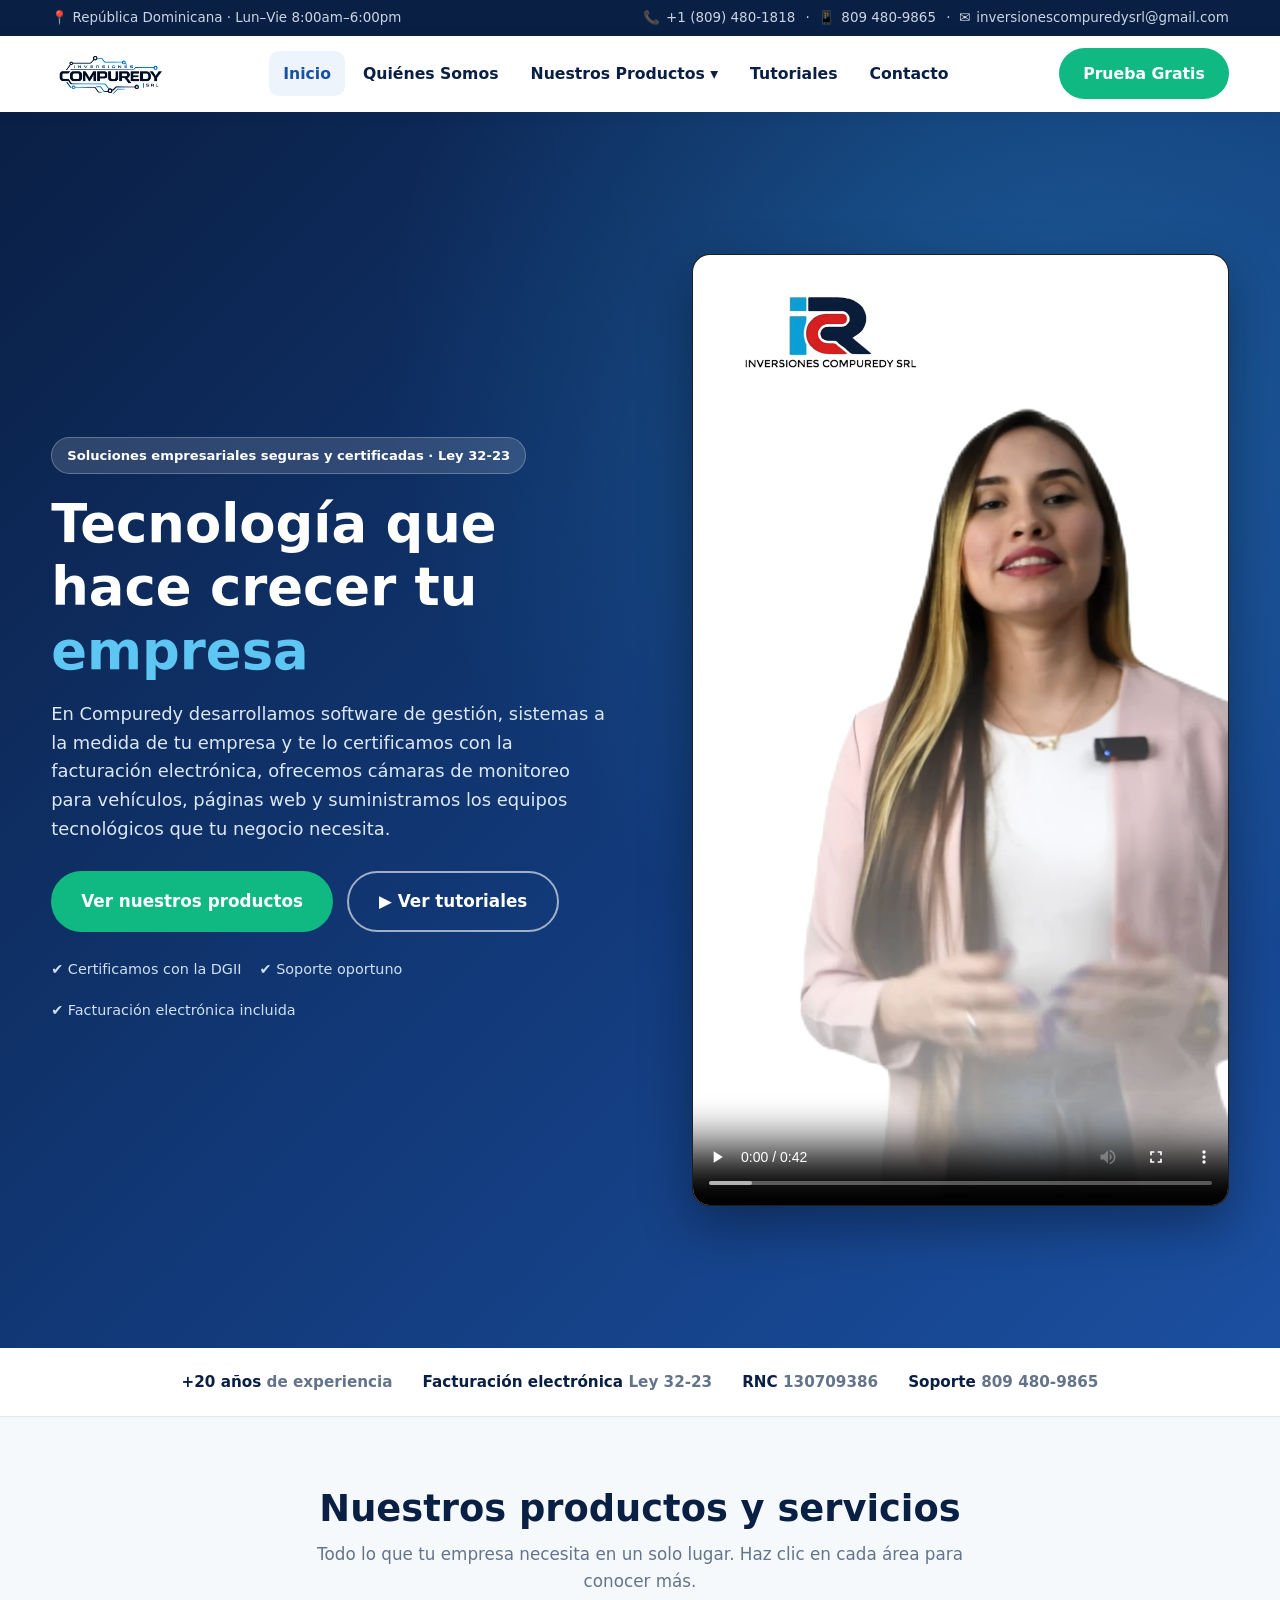
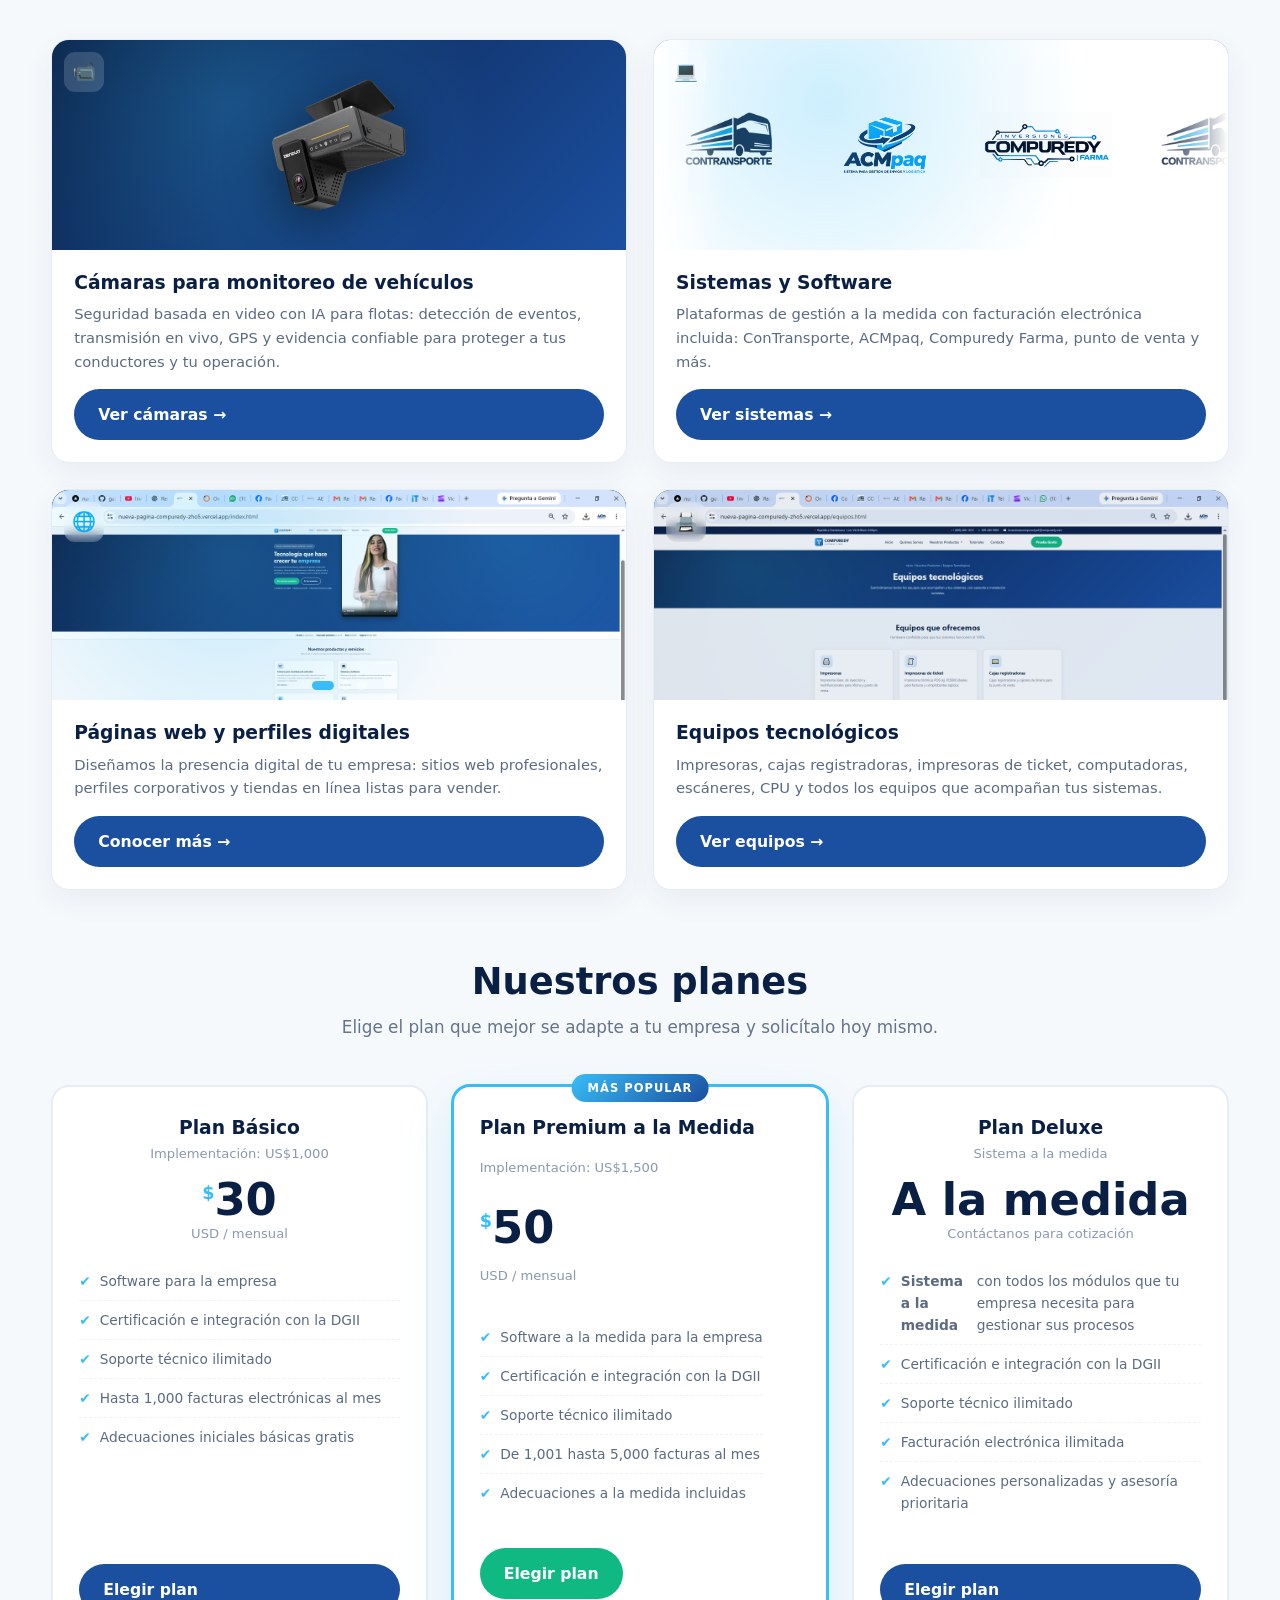
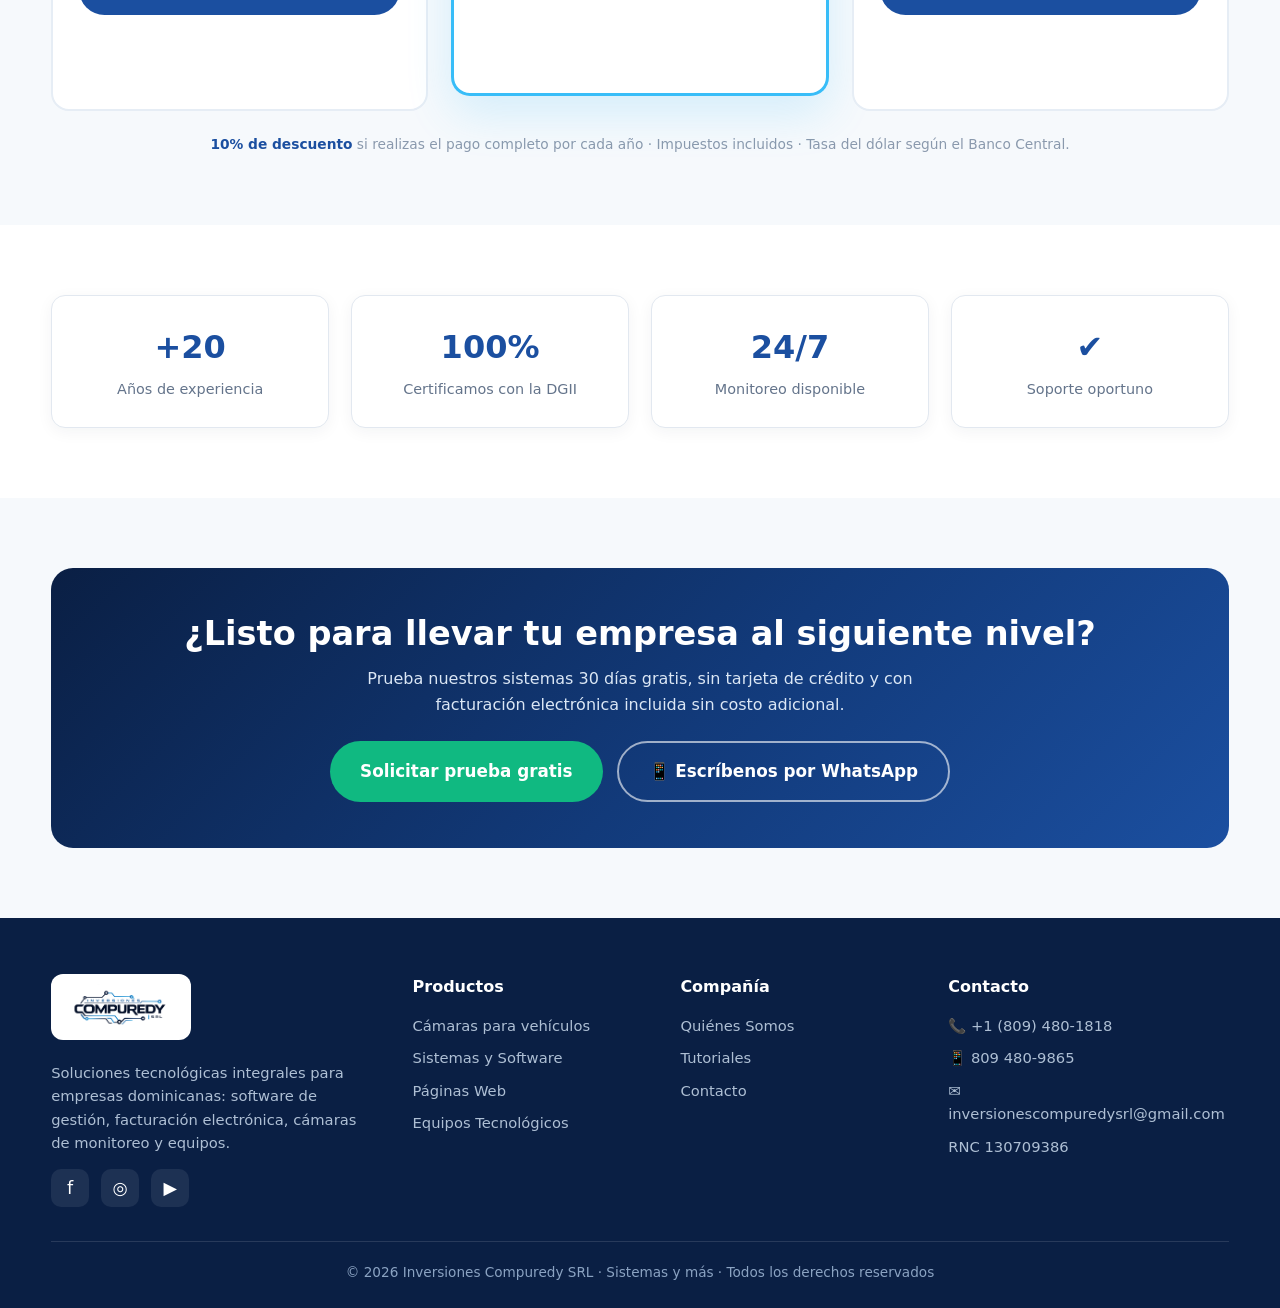
<file: index.html>
<!DOCTYPE html>
<html lang="es">
<head>
<meta charset="UTF-8">
<meta name="viewport" content="width=device-width,initial-scale=1">
<title>Compuredy · Sistemas y más | Soluciones tecnológicas en República Dominicana</title>
<meta name="description" content="Compuredy: software de gestión, facturación electrónica, cámaras de monitoreo para vehículos, páginas web y equipos tecnológicos para empresas dominicanas.">
<style>
:root{
  --navy:#0a1f44;--navy2:#123a7a;--blue:#1b4fa0;--sky:#38bdf8;--sky2:#5ec6f2;
  --green:#10b981;--green2:#059669;--ink:#0f172a;--muted:#64748b;--line:#e2e8f0;
  --bg:#f6f9fc;--white:#fff;--radius:16px;--shadow:0 10px 30px rgba(10,31,68,.12);
  --grad:linear-gradient(135deg,#0a1f44 0%,#123a7a 55%,#1b4fa0 100%);
}
*{box-sizing:border-box;margin:0;padding:0}
html{scroll-behavior:smooth}
body{font-family:'Segoe UI',system-ui,-apple-system,Arial,sans-serif;color:var(--ink);background:var(--bg);line-height:1.6}
img{max-width:100%;display:block}
a{text-decoration:none;color:inherit}
.container{width:min(1180px,92%);margin:0 auto}
section{padding:70px 0}
h1,h2,h3{line-height:1.2;color:var(--navy)}
h2.sec-title{font-size:clamp(1.6rem,3vw,2.3rem);text-align:center;margin-bottom:10px}
.sec-sub{text-align:center;color:var(--muted);max-width:680px;margin:0 auto 44px;font-size:1.05rem}
.btn{display:inline-flex;align-items:center;gap:8px;border:none;cursor:pointer;font-weight:700;font-size:.98rem;padding:13px 24px;border-radius:999px;transition:.2s;font-family:inherit}
.btn-green{background:var(--green);color:#fff}
.btn-green:hover{background:var(--green2);transform:translateY(-2px)}
.btn-ghost{background:transparent;color:#fff;border:2px solid rgba(255,255,255,.6)}
.btn-ghost:hover{background:rgba(255,255,255,.12)}
.btn-blue{background:var(--blue);color:#fff}
.btn-blue:hover{background:var(--navy2);transform:translateY(-2px)}
.btn-lg{padding:15px 30px;font-size:1.05rem}
/* topbar */
.topbar{background:var(--navy);color:#cbd5e1;font-size:.84rem}
.topbar .container{display:flex;flex-wrap:wrap;gap:6px 22px;justify-content:space-between;align-items:center;padding:7px 0}
.topbar span{display:inline-flex;align-items:center;gap:6px}
.topbar a{color:#cbd5e1}
.topbar a:hover{color:#fff}
/* header */
.header{position:sticky;top:0;z-index:50;background:rgba(255,255,255,.96);backdrop-filter:blur(8px);box-shadow:0 2px 14px rgba(10,31,68,.07)}
.nav{display:flex;align-items:center;justify-content:space-between;padding:12px 0;gap:16px}
.nav .logo img{height:52px;width:auto}
.menu{display:flex;align-items:center;gap:4px;list-style:none}
.menu>li>a{display:block;padding:10px 14px;font-weight:600;color:var(--navy);border-radius:10px;font-size:.98rem}
.menu>li>a:hover,.menu>li>a.active{background:#eef4fb;color:var(--blue)}
.has-sub{position:relative}
.submenu{position:absolute;top:100%;left:0;min-width:260px;background:#fff;border:1px solid var(--line);border-radius:14px;box-shadow:var(--shadow);padding:8px;list-style:none;opacity:0;visibility:hidden;transform:translateY(8px);transition:.18s}
.has-sub:hover .submenu,.has-sub:focus-within .submenu{opacity:1;visibility:visible;transform:translateY(4px)}
.submenu a{display:flex;gap:10px;align-items:center;padding:11px 13px;border-radius:9px;font-weight:600;color:var(--ink);font-size:.94rem}
.submenu a:hover{background:#eef4fb;color:var(--blue)}
.submenu .ic{font-size:1.1rem}
.nav-cta{display:flex;align-items:center;gap:10px}
.burger{display:none;background:none;border:none;cursor:pointer;font-size:1.6rem;color:var(--navy)}
/* hero */
.hero{background:var(--grad);color:#fff;position:relative;overflow:hidden}
.hero::after{content:"";position:absolute;inset:0;background:radial-gradient(circle at 80% 20%,rgba(56,189,248,.25),transparent 45%);pointer-events:none}
.hero .container{display:grid;grid-template-columns:1.05fr .95fr;gap:48px;align-items:center;padding:72px 0;position:relative;z-index:1}
.hero .tag{display:inline-block;background:rgba(255,255,255,.14);border:1px solid rgba(255,255,255,.25);padding:7px 15px;border-radius:999px;font-size:.82rem;font-weight:600;margin-bottom:18px}
.hero h1{color:#fff;font-size:clamp(2rem,4.3vw,3.3rem);margin-bottom:18px}
.hero h1 .hl{color:var(--sky2)}
.hero p.lead{font-size:1.12rem;color:#dbe7f5;margin-bottom:28px;max-width:560px}
.hero .cta-row{display:flex;flex-wrap:wrap;gap:14px;margin-bottom:26px}
.hero .ticks{display:flex;flex-wrap:wrap;gap:18px;font-size:.9rem;color:#cfe0f2}
.hero .ticks span{display:inline-flex;align-items:center;gap:7px}
.hero-media{border-radius:18px;overflow:hidden;box-shadow:0 20px 50px rgba(0,0,0,.35);border:1px solid rgba(255,255,255,.12);background:#000}
.hero-media video{width:100%;display:block}
/* chips row */
.brandbar{background:var(--white);border-bottom:1px solid var(--line)}
.brandbar .container{display:flex;flex-wrap:wrap;gap:14px 30px;justify-content:center;align-items:center;padding:22px 0;color:var(--muted);font-weight:600;font-size:.95rem}
.brandbar b{color:var(--navy)}
/* product cards grid */
.grid{display:grid;gap:26px}
.grid-3{grid-template-columns:repeat(3,1fr)}
.grid-2{grid-template-columns:repeat(2,1fr)}
.grid-4{grid-template-columns:repeat(4,1fr)}
.card{background:#fff;border:1px solid var(--line);border-radius:var(--radius);padding:28px;box-shadow:0 4px 16px rgba(10,31,68,.05);transition:.22s;display:flex;flex-direction:column}
.card:hover{transform:translateY(-6px);box-shadow:var(--shadow);border-color:#c9ddf3}
.card .ic-box{width:58px;height:58px;border-radius:14px;display:grid;place-items:center;font-size:1.7rem;background:linear-gradient(135deg,#e8f3ff,#d4e8ff);margin-bottom:16px}
.card h3{font-size:1.2rem;margin-bottom:9px}
.card p{color:var(--muted);font-size:.96rem;margin-bottom:16px;flex:1}
.card .lnk{font-weight:700;color:var(--blue);display:inline-flex;align-items:center;gap:6px}
.card .lnk:hover{gap:11px}
/* feature list */
.feat{display:flex;gap:14px;align-items:flex-start;margin-bottom:16px}
.feat .fi{flex:0 0 auto;width:42px;height:42px;border-radius:11px;display:grid;place-items:center;background:#eef4fb;color:var(--blue);font-size:1.2rem}
.feat h4{color:var(--navy);font-size:1.05rem;margin-bottom:3px}
.feat p{color:var(--muted);font-size:.93rem}
/* split */
.split{display:grid;grid-template-columns:1fr 1fr;gap:44px;align-items:center}
.split.rev .txt{order:2}
.media-card{border-radius:18px;overflow:hidden;box-shadow:var(--shadow);border:1px solid var(--line);background:#000}
.media-card video{width:100%;display:block}
.pill{display:inline-block;background:#eef4fb;color:var(--blue);font-weight:700;font-size:.8rem;padding:6px 14px;border-radius:999px;margin-bottom:14px;letter-spacing:.5px}
.page-head{background:var(--grad);color:#fff;padding:66px 0 58px;text-align:center;position:relative;overflow:hidden}
.page-head::after{content:"";position:absolute;inset:0;background:radial-gradient(circle at 15% 30%,rgba(56,189,248,.22),transparent 46%);pointer-events:none}
.page-head h1{color:#fff;font-size:clamp(1.8rem,3.6vw,2.7rem);position:relative;z-index:1}
.page-head p{color:#cfe0f2;max-width:680px;margin:14px auto 0;position:relative;z-index:1}
.breadcrumb{font-size:.85rem;color:#9fc2ea;margin-bottom:14px;position:relative;z-index:1}
.breadcrumb a{color:#9fc2ea}
/* stats */
.stats{display:grid;grid-template-columns:repeat(4,1fr);gap:22px;text-align:center}
.stat{background:#fff;border:1px solid var(--line);border-radius:14px;padding:26px 14px;box-shadow:0 4px 16px rgba(10,31,68,.05)}
.stat .n{font-size:2rem;font-weight:800;color:var(--blue)}
.stat .l{color:var(--muted);font-size:.9rem;margin-top:4px}
/* cta band */
.cta-band{background:var(--grad);color:#fff;border-radius:22px;padding:46px;text-align:center;position:relative;overflow:hidden}
.cta-band h2{color:#fff;font-size:clamp(1.5rem,3vw,2.1rem);margin-bottom:12px}
.cta-band p{color:#dbe7f5;max-width:620px;margin:0 auto 24px}
.cta-row-c{display:flex;gap:14px;justify-content:center;flex-wrap:wrap}
.bg-soft{background:#fff}
/* system list cards */
.sys{display:flex;gap:20px;background:#fff;border:1px solid var(--line);border-radius:var(--radius);overflow:hidden;box-shadow:0 4px 16px rgba(10,31,68,.05);transition:.2s}
.sys:hover{box-shadow:var(--shadow);transform:translateY(-4px)}
.sys .thumb{flex:0 0 210px;background:var(--grad);display:grid;place-items:center;color:#fff;font-size:2.6rem}
.sys .body{padding:24px 26px 24px 6px;display:flex;flex-direction:column}
.sys .body h3{font-size:1.25rem;margin-bottom:6px}
.sys .body p{color:var(--muted);font-size:.96rem;margin-bottom:14px;flex:1}
.badge{display:inline-block;background:#dcfce7;color:#047857;font-weight:700;font-size:.74rem;padding:4px 11px;border-radius:999px;margin-left:8px;vertical-align:middle}
.badge.soon{background:#fef3c7;color:#92400e}
/* yt */
.yt-grid{display:grid;grid-template-columns:repeat(2,1fr);gap:26px}
.yt-card{background:#fff;border:1px solid var(--line);border-radius:var(--radius);overflow:hidden;box-shadow:0 4px 16px rgba(10,31,68,.05)}
.yt-card video{width:100%;display:block;background:#000}
.yt-card .cap{padding:16px 20px}
.yt-card .cap h3{font-size:1.08rem;margin-bottom:4px}
.yt-card .cap p{color:var(--muted);font-size:.9rem}
/* contact */
.cform{display:grid;grid-template-columns:1fr 1fr;gap:14px}
.cform .full{grid-column:1/-1}
.cform input,.cform textarea,.cform select{width:100%;padding:13px 15px;border:1px solid var(--line);border-radius:11px;font-family:inherit;font-size:.96rem;background:#fff}
.cform textarea{min-height:130px;resize:vertical}
.info-item{display:flex;gap:14px;align-items:flex-start;margin-bottom:20px}
.info-item .ii{width:46px;height:46px;border-radius:12px;background:#eef4fb;color:var(--blue);display:grid;place-items:center;font-size:1.3rem;flex:0 0 auto}
.info-item b{color:var(--navy)}
.info-item span{color:var(--muted);font-size:.95rem}
/* footer */
.footer{background:var(--navy);color:#aebfd4;padding:56px 0 24px;font-size:.92rem}
.footer .cols{display:grid;grid-template-columns:1.4fr 1fr 1fr 1.2fr;gap:34px;margin-bottom:34px}
.footer img{height:42px;margin-bottom:14px}
.footer .foot-logo{display:inline-block;background:#fff;padding:10px 16px;border-radius:12px;margin-bottom:14px}
.footer .foot-logo img{height:46px;margin:0;display:block}
.footer h4{color:#fff;font-size:1rem;margin-bottom:14px}
.footer ul{list-style:none}
.footer li{margin-bottom:9px}
.footer a:hover{color:#fff}
.footer .soc{display:flex;gap:12px;margin-top:14px}
.footer .soc a{width:38px;height:38px;border-radius:10px;background:rgba(255,255,255,.08);display:grid;place-items:center;font-size:1.1rem;color:#fff}
.footer .soc a:hover{background:var(--blue)}
.footer .bottom{border-top:1px solid rgba(255,255,255,.12);padding-top:20px;text-align:center;font-size:.85rem;color:#8ba3c2}
/* responsive */
@media(max-width:900px){
  .hero .container,.split{grid-template-columns:1fr}
  .split.rev .txt{order:0}
  .grid-3,.grid-4,.yt-grid,.cform,.stats{grid-template-columns:1fr 1fr}
  .footer .cols{grid-template-columns:1fr 1fr}
  .menu{position:fixed;top:0;right:-100%;height:100vh;width:270px;background:#fff;flex-direction:column;align-items:stretch;padding:80px 18px 20px;box-shadow:-10px 0 30px rgba(0,0,0,.15);transition:.25s;overflow-y:auto}
  .menu.open{right:0}
  .submenu{position:static;opacity:1;visibility:visible;transform:none;box-shadow:none;border:none;padding:4px 0 4px 12px;min-width:auto}
  .burger{display:block}
}
@media(max-width:560px){
  .grid-3,.grid-4,.yt-grid,.cform,.stats,.grid-2{grid-template-columns:1fr}
  .footer .cols{grid-template-columns:1fr}
  .sys{flex-direction:column}
  .sys .thumb{flex:0 0 150px}
  section{padding:50px 0}
  .cta-band{padding:34px 22px}
}

</style>
<link rel="icon" href="/src/img/logo.svg">
<style>
/* ===== Tarjetas de producto con imagen ===== */
.pcard{background:#fff;border:1px solid #e6edf5;border-radius:18px;overflow:hidden;box-shadow:0 10px 30px rgba(10,31,68,.06);display:flex;flex-direction:column;transition:transform .3s,box-shadow .3s}
.pcard:hover{transform:translateY(-6px);box-shadow:0 18px 46px rgba(10,31,68,.12)}
.pmedia{position:relative;height:210px;overflow:hidden;background:linear-gradient(135deg,#0a1f44,#1b4fa0);display:grid;place-items:center}
.pmedia .pico{position:absolute;top:12px;left:12px;z-index:3;background:rgba(255,255,255,.16);backdrop-filter:blur(6px);width:40px;height:40px;border-radius:11px;display:grid;place-items:center;font-size:1.2rem}
.pbody{padding:22px;display:flex;flex-direction:column;flex:1}
.pbody h3{margin:0 0 8px;color:#0a1f44}
.pbody p{color:#5b6b82;font-size:.92rem;margin:0 0 16px;flex:1}
.pbody .lnk{color:#1b4fa0;font-weight:700;font-size:.9rem}
/* Cámara flotante */
@keyframes floatCam2{0%,100%{transform:translateY(0)}50%{transform:translateY(-12px)}}
.pmedia .cam-img{width:150px;max-width:70%;filter:drop-shadow(0 14px 26px rgba(0,0,0,.45));animation:floatCam2 4s ease-in-out infinite;position:relative;z-index:2}
.pmedia::after{content:"";position:absolute;inset:0;background:radial-gradient(circle at 30% 30%,rgba(56,189,248,.25),transparent 60%)}
/* ===== Franja de logos (marquee) ===== */
.logo-marquee{position:absolute;inset:0;background:#fff;display:flex;align-items:center;overflow:hidden}
.logo-marquee::after{content:"";position:absolute;inset:0;background:linear-gradient(90deg,#fff 0,transparent 12%,transparent 88%,#fff 100%);pointer-events:none;z-index:2}
.marquee-track{display:flex;align-items:center;gap:46px;padding:0 28px;animation:slideLR 18s linear infinite;will-change:transform}
@keyframes slideLR{0%{transform:translateX(-50%)}100%{transform:translateX(0)}}
.marquee-track img{height:66px;width:auto;object-fit:contain;flex:none}
/* ===== Carrusel páginas web ===== */
.carousel{position:absolute;inset:0;overflow:hidden;background:#0a1f44}
.carousel .slides{display:flex;height:100%;transition:transform .6s ease}
.carousel .slides img{min-width:100%;width:100%;height:100%;object-fit:cover;object-position:top}
.carousel .dots{position:absolute;bottom:10px;left:0;right:0;z-index:3;display:flex;gap:7px;justify-content:center}
.carousel .dots span{width:9px;height:9px;border-radius:50%;background:rgba(255,255,255,.5);cursor:pointer;transition:.3s}
.carousel .dots span.on{background:#38bdf8;width:22px;border-radius:5px}
/* ===== Planes en la portada ===== */
.plans-wrap{margin-top:14px}
.plan-grid{display:grid;grid-template-columns:repeat(3,1fr);gap:24px;align-items:stretch;margin-top:30px}
.plan{background:#fff;border:2px solid #e6edf5;border-radius:18px;padding:30px 26px;display:flex;flex-direction:column;text-align:center;transition:transform .3s,box-shadow .3s;position:relative}
.plan:hover{transform:translateY(-6px);box-shadow:0 18px 46px rgba(10,31,68,.12)}
.plan.feat{border-color:#38bdf8;box-shadow:0 0 0 1px #38bdf8,0 18px 46px rgba(56,189,248,.18)}
.plan .ptag{position:absolute;top:-13px;left:50%;transform:translateX(-50%);background:linear-gradient(135deg,#38bdf8,#1b4fa0);color:#fff;font-size:.72rem;font-weight:800;letter-spacing:1px;padding:5px 16px;border-radius:999px}
.plan h3{margin:0 0 4px;color:#0a1f44}
.plan .pcost{color:#8a99ad;font-size:.82rem;margin-bottom:14px}
.plan .price{font-size:2.8rem;font-weight:900;color:#0a1f44;line-height:1}
.plan .price small{font-size:1.1rem;color:#38bdf8;vertical-align:super;font-weight:700}
.plan .per{color:#8a99ad;font-size:.82rem;margin-bottom:18px}
.plan ul{list-style:none;padding:0;margin:0 0 22px;text-align:left;flex:1}
.plan ul li{padding:8px 0;border-bottom:1px dashed #eef2f7;font-size:.86rem;color:#5b6b82;display:flex;gap:9px}
.plan ul li:last-child{border-bottom:none}
.plan ul li::before{content:"✔";color:#38bdf8;font-weight:800}
.plan .pbtns{display:flex;flex-direction:column;gap:9px}
.plan-note{text-align:center;margin-top:22px;font-size:.86rem;color:#8a99ad}
.plan-note b{color:#1b4fa0}
@media(max-width:900px){.plan-grid{grid-template-columns:1fr;max-width:420px;margin-left:auto;margin-right:auto}.plan.feat{transform:none}}
</style>
</head>
<body>
<div class="topbar"><div class="container">
  <span>📍 República Dominicana · Lun–Vie 8:00am–6:00pm</span>
  <span>📞 <a href="tel:+18094801818">+1 (809) 480-1818</a> &nbsp;·&nbsp; 📱 <a href="https://wa.me/18094809865">809 480-9865</a> &nbsp;·&nbsp; ✉️ <a href="mailto:inversionescompuredysrl@gmail.com">inversionescompuredysrl@gmail.com</a></span>
</div></div>
<header class="header"><div class="container"><nav class="nav">
  <a href="index.html" class="logo"><img src="/src/img/logo-original.png" alt="Inversiones Compuredy SRL"></a>
  <ul class="menu">
    <li><a href="index.html" class="active">Inicio</a></li>
    <li><a href="quienes-somos.html">Quiénes Somos</a></li>
    <li class="has-sub"><a href="#">Nuestros Productos ▾</a>
      <ul class="submenu">
        <li><a href="camaras.html"><span class="ic">📹</span> Cámaras para Vehículos</a></li>
        <li><a href="sistemas.html"><span class="ic">💻</span> Sistemas y Software</a></li>
        <li><a href="paginas-web.html"><span class="ic">🌐</span> Páginas Web y Perfiles</a></li>
        <li><a href="equipos.html"><span class="ic">🖨️</span> Equipos Tecnológicos</a></li>
      </ul>
    </li>
    <li><a href="tutoriales.html">Tutoriales</a></li>
    <li><a href="contacto.html">Contacto</a></li>
  </ul>
  <div class="nav-cta">
    <a href="contacto.html" class="btn btn-green">Prueba Gratis</a>
    <button class="burger" aria-label="Menú">☰</button>
  </div>
</nav></div></header>

<section class="hero"><div class="container">
  <div class="hero-txt">
    <span class="tag">Soluciones empresariales seguras y certificadas · Ley 32-23</span>
    <h1>Tecnología que hace crecer tu <span class="hl">empresa</span></h1>
    <p class="lead">En Compuredy desarrollamos software de gestión, sistemas a la medida de tu empresa y te lo certificamos con la facturación electrónica, ofrecemos cámaras de monitoreo para vehículos, páginas web y suministramos los equipos tecnológicos que tu negocio necesita.</p>
    <div class="cta-row">
      <a href="#productos" class="btn btn-green btn-lg">Ver nuestros productos</a>
      <a href="tutoriales.html" class="btn btn-ghost btn-lg">▶ Ver tutoriales</a>
    </div>
    <div class="ticks">
      <span>✔ Certificamos con la DGII</span>
      <span>✔ Soporte oportuno</span>
      <span>✔ Facturación electrónica incluida</span>
    </div>
  </div>
  <div class="hero-media">
    <video src="/src/videos/promo-compuredy.mp4" controls playsinline poster="" preload="metadata"></video>
  </div>
</div></section>

<div class="brandbar"><div class="container">
  <span><b>+20 años</b> de experiencia</span>
  <span><b>Facturación electrónica</b> Ley 32-23</span>
  <span><b>RNC</b> 130709386</span>
  <span><b>Soporte</b> 809 480-9865</span>
</div></div>
<!--MORE-->
<section id="productos"><div class="container">
  <h2 class="sec-title">Nuestros productos y servicios</h2>
  <p class="sec-sub">Todo lo que tu empresa necesita en un solo lugar. Haz clic en cada área para conocer más.</p>
  <div class="grid grid-2">
    <div class="pcard">
      <div class="pmedia">
        <span class="pico">📹</span>
        <img src="/src/img/zenducam-adas.png" alt="Cámara ZenduCAM Plus" class="cam-img">
      </div>
      <div class="pbody">
        <h3>Cámaras para monitoreo de vehículos</h3>
        <p>Seguridad basada en video con IA para flotas: detección de eventos, transmisión en vivo, GPS y evidencia confiable para proteger a tus conductores y tu operación.</p>
        <a href="camaras.html" class="btn btn-blue">Ver cámaras →</a>
      </div>
    </div>

    <div class="pcard">
      <div class="pmedia">
        <span class="pico">💻</span>
        <div class="logo-marquee">
          <div class="marquee-track">
            <img src="/src/img/logo-contransporte.jpg" alt="ConTransporte">
            <img src="/src/img/logo-acmpaq.png" alt="ACMpaq">
            <img src="/src/img/logo-farma.png" alt="Compuredy Farma">
            <img src="/src/img/logo-contransporte.jpg" alt="ConTransporte">
            <img src="/src/img/logo-acmpaq.png" alt="ACMpaq">
            <img src="/src/img/logo-farma.png" alt="Compuredy Farma">
          </div>
        </div>
      </div>
      <div class="pbody">
        <h3>Sistemas y Software</h3>
        <p>Plataformas de gestión a la medida con facturación electrónica incluida: ConTransporte, ACMpaq, Compuredy Farma, punto de venta y más.</p>
        <a href="sistemas.html" class="btn btn-blue">Ver sistemas →</a>
      </div>
    </div>

    <div class="pcard">
      <div class="pmedia">
        <span class="pico">🌐</span>
        <div class="carousel" id="webCarousel">
          <div class="slides">
            <img src="/src/img/web-shot-1.png" alt="Página web Compuredy">
            <img src="/src/img/web-shot-2.png" alt="Sección de servicios">
            <img src="/src/img/web-shot-3.png" alt="Página de equipos">
          </div>
          <div class="dots"></div>
        </div>
      </div>
      <div class="pbody">
        <h3>Páginas web y perfiles digitales</h3>
        <p>Diseñamos la presencia digital de tu empresa: sitios web profesionales, perfiles corporativos y tiendas en línea listas para vender.</p>
        <a href="paginas-web.html" class="btn btn-blue">Conocer más →</a>
      </div>
    </div>

    <div class="pcard">
      <div class="pmedia">
        <span class="pico">🖨️</span>
        <img src="/src/img/web-shot-3.png" alt="Equipos tecnológicos" style="width:100%;height:100%;object-fit:cover;object-position:top;position:absolute;inset:0;z-index:1;opacity:.9">
      </div>
      <div class="pbody">
        <h3>Equipos tecnológicos</h3>
        <p>Impresoras, cajas registradoras, impresoras de ticket, computadoras, escáneres, CPU y todos los equipos que acompañan tus sistemas.</p>
        <a href="equipos.html" class="btn btn-blue">Ver equipos →</a>
      </div>
    </div>
  </div>

  <!-- PLANES EN LA PORTADA -->
  <div class="plans-wrap">
    <h2 class="sec-title" style="margin-top:70px">Nuestros planes</h2>
    <p class="sec-sub">Elige el plan que mejor se adapte a tu empresa y solicítalo hoy mismo.</p>
    <div class="plan-grid">
      <div class="plan">
        <h3>Plan Básico</h3>
        <div class="pcost">Implementación: US$1,000</div>
        <div class="price"><small>$</small>30</div>
        <div class="per">USD / mensual</div>
        <ul>
          <li>Software para la empresa</li>
          <li>Certificación e integración con la DGII</li>
          <li>Soporte técnico ilimitado</li>
          <li>Hasta 1,000 facturas electrónicas al mes</li>
          <li>Adecuaciones iniciales básicas gratis</li>
        </ul>
        <div class="pbtns">
          <a href="contacto.html" class="btn btn-blue">Elegir plan</a>
          <a href="https://wa.me/18094809865" class="btn btn-ghost">Solicitar</a>
        </div>
      </div>
      <div class="plan feat">
        <span class="ptag">MÁS POPULAR</span>
        <h3>Plan Premium a la Medida</h3>
        <div class="pcost">Implementación: US$1,500</div>
        <div class="price"><small>$</small>50</div>
        <div class="per">USD / mensual</div>
        <ul>
          <li>Software a la medida para la empresa</li>
          <li>Certificación e integración con la DGII</li>
          <li>Soporte técnico ilimitado</li>
          <li>De 1,001 hasta 5,000 facturas al mes</li>
          <li>Adecuaciones a la medida incluidas</li>
        </ul>
        <div class="pbtns">
          <a href="contacto.html" class="btn btn-green">Elegir plan</a>
          <a href="https://wa.me/18094809865" class="btn btn-ghost">Solicitar</a>
        </div>
      </div>
      <div class="plan">
        <h3>Plan Deluxe</h3>
        <div class="pcost">Sistema a la medida</div>
        <div class="price"><small></small>A la medida</div>
        <div class="per">Contáctanos para cotización</div>
        <ul>
          <li><b>Sistema a la medida</b> con todos los módulos que tu empresa necesita para gestionar sus procesos</li>
          <li>Certificación e integración con la DGII</li>
          <li>Soporte técnico ilimitado</li>
          <li>Facturación electrónica ilimitada</li>
          <li>Adecuaciones personalizadas y asesoría prioritaria</li>
        </ul>
        <div class="pbtns">
          <a href="contacto.html" class="btn btn-blue">Elegir plan</a>
          <a href="https://wa.me/18094809865" class="btn btn-ghost">Solicitar</a>
        </div>
      </div>
    </div>
    <p class="plan-note"><b>10% de descuento</b> si realizas el pago completo por cada año · Impuestos incluidos · Tasa del dólar según el Banco Central.</p>
  </div>
</div></section>

<section class="bg-soft"><div class="container">
  <div class="stats">
    <div class="stat"><div class="n">+20</div><div class="l">Años de experiencia</div></div>
    <div class="stat"><div class="n">100%</div><div class="l">Certificamos con la DGII</div></div>
    <div class="stat"><div class="n">24/7</div><div class="l">Monitoreo disponible</div></div>
    <div class="stat"><div class="n">✔</div><div class="l">Soporte oportuno</div></div>
  </div>
</div></section>

<section><div class="container">
  <div class="cta-band">
    <h2>¿Listo para llevar tu empresa al siguiente nivel?</h2>
    <p>Prueba nuestros sistemas 30 días gratis, sin tarjeta de crédito y con facturación electrónica incluida sin costo adicional.</p>
    <div class="cta-row-c">
      <a href="contacto.html" class="btn btn-green btn-lg">Solicitar prueba gratis</a>
      <a href="https://wa.me/18094809865" class="btn btn-ghost btn-lg">📱 Escríbenos por WhatsApp</a>
    </div>
  </div>
</div></section>

<footer class="footer"><div class="container">
  <div class="cols">
    <div>
      <span class="foot-logo"><img src="/src/img/logo-compuredy.png" alt="Inversiones Compuredy SRL"></span>
      <p>Soluciones tecnológicas integrales para empresas dominicanas: software de gestión, facturación electrónica, cámaras de monitoreo y equipos.</p>
      <div class="soc">
        <a href="https://www.facebook.com/compuredy" target="_blank" rel="noopener" title="Facebook">f</a>
        <a href="https://www.instagram.com/compuredy" target="_blank" rel="noopener" title="Instagram">◎</a>
        <a href="https://www.youtube.com/@InversionesCompuredysrl" target="_blank" rel="noopener" title="YouTube">▶</a>
      </div>
    </div>
    <div><h4>Productos</h4><ul>
      <li><a href="camaras.html">Cámaras para vehículos</a></li>
      <li><a href="sistemas.html">Sistemas y Software</a></li>
      <li><a href="paginas-web.html">Páginas Web</a></li>
      <li><a href="equipos.html">Equipos Tecnológicos</a></li>
    </ul></div>
    <div><h4>Compañía</h4><ul>
      <li><a href="quienes-somos.html">Quiénes Somos</a></li>
      <li><a href="tutoriales.html">Tutoriales</a></li>
      <li><a href="contacto.html">Contacto</a></li>
    </ul></div>
    <div><h4>Contacto</h4><ul>
      <li>📞 +1 (809) 480-1818</li>
      <li>📱 809 480-9865</li>
      <li>✉️ inversionescompuredysrl@gmail.com</li>
      <li>RNC 130709386</li>
    </ul></div>
  </div>
  <div class="bottom">© <span id="year"></span> Inversiones Compuredy SRL · Sistemas y más · Todos los derechos reservados</div>
</div></footer>
<script>
// Compuredy - navegación móvil y año dinámico
(function(){
  // marcar enlace activo según la página actual
  var path=location.pathname.split('/').pop()||'index.html';
  document.querySelectorAll('.menu>li>a').forEach(function(a){
    var href=a.getAttribute('href');
    if(href===path) a.classList.add('active');
  });
  var burger=document.querySelector('.burger');
  var menu=document.querySelector('.menu');
  if(burger&&menu){
    burger.addEventListener('click',function(){menu.classList.toggle('open');});
    menu.querySelectorAll('a').forEach(function(a){
      a.addEventListener('click',function(){ if(window.innerWidth<=900 && !a.closest('.has-sub')) menu.classList.remove('open'); });
    });
  }
  var y=document.getElementById('year'); if(y) y.textContent=new Date().getFullYear();
  // formulario de contacto -> abrir correo
  var f=document.getElementById('contactForm');
  if(f){
    f.addEventListener('submit',function(e){
      e.preventDefault();
      var n=encodeURIComponent(f.nombre.value||'');
      var em=encodeURIComponent(f.email.value||'');
      var tel=encodeURIComponent(f.telefono.value||'');
      var ser=encodeURIComponent(f.servicio.value||'');
      var m=encodeURIComponent(f.mensaje.value||'');
      var body='Nombre: '+n+'%0D%0ACorreo: '+em+'%0D%0ATeléfono: '+tel+'%0D%0AInterés: '+ser+'%0D%0A%0D%0A'+m;
      window.location.href='mailto:inversionescompuredysrl@gmail.com?subject=Solicitud%20desde%20la%20web%20-%20'+ser+'&body='+body;
    });
  }
})();

</script>
<script>
(function(){
  var c=document.getElementById('webCarousel');
  if(!c)return;
  var slides=c.querySelector('.slides');
  var imgs=slides.querySelectorAll('img');
  var dotsBox=c.querySelector('.dots');
  var i=0,n=imgs.length;
  for(var k=0;k<n;k++){
    var d=document.createElement('span');
    if(k===0)d.className='on';
    (function(idx){d.addEventListener('click',function(){go(idx);});})(k);
    dotsBox.appendChild(d);
  }
  var dots=dotsBox.querySelectorAll('span');
  function go(idx){i=idx;slides.style.transform='translateX(-'+(i*100)+'%)';dots.forEach(function(s,j){s.className=j===i?'on':'';});}
  setInterval(function(){go((i+1)%n);},3500);
})();
</script>
</body>
</html>
</file>
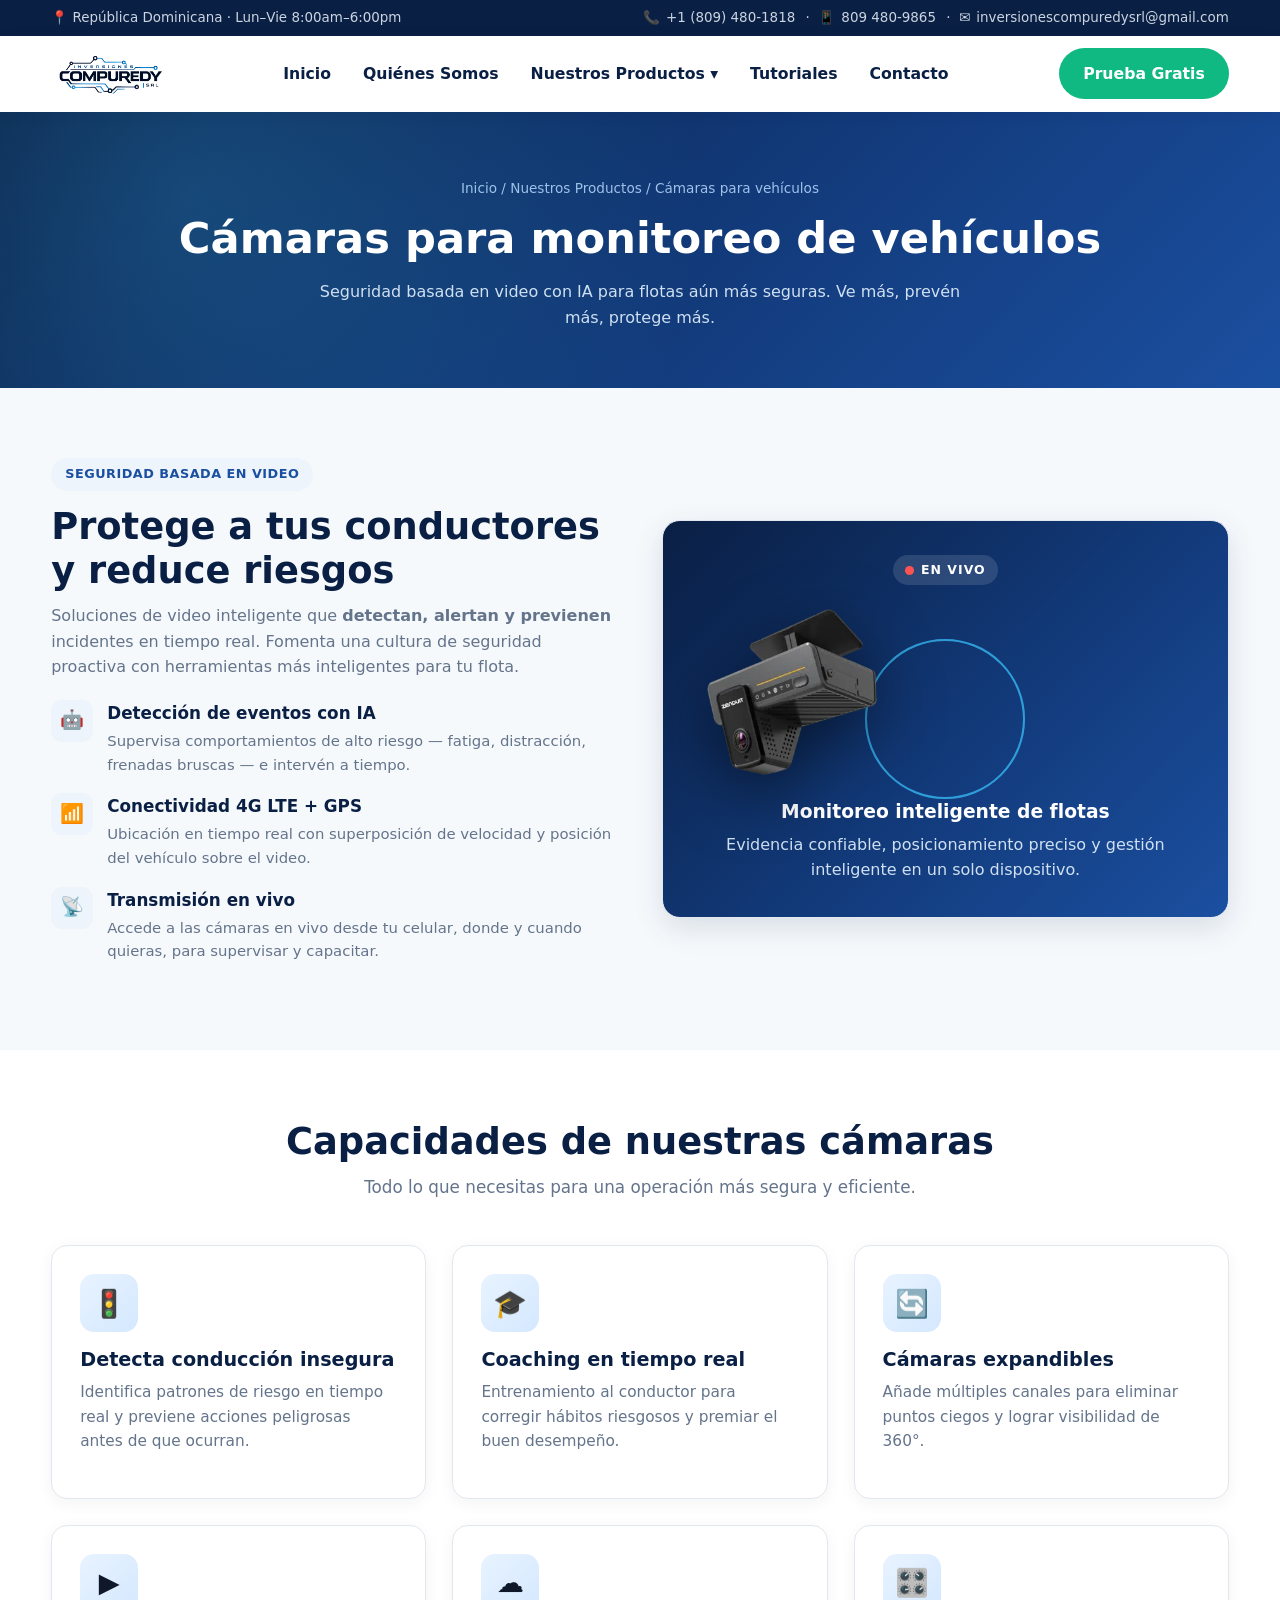
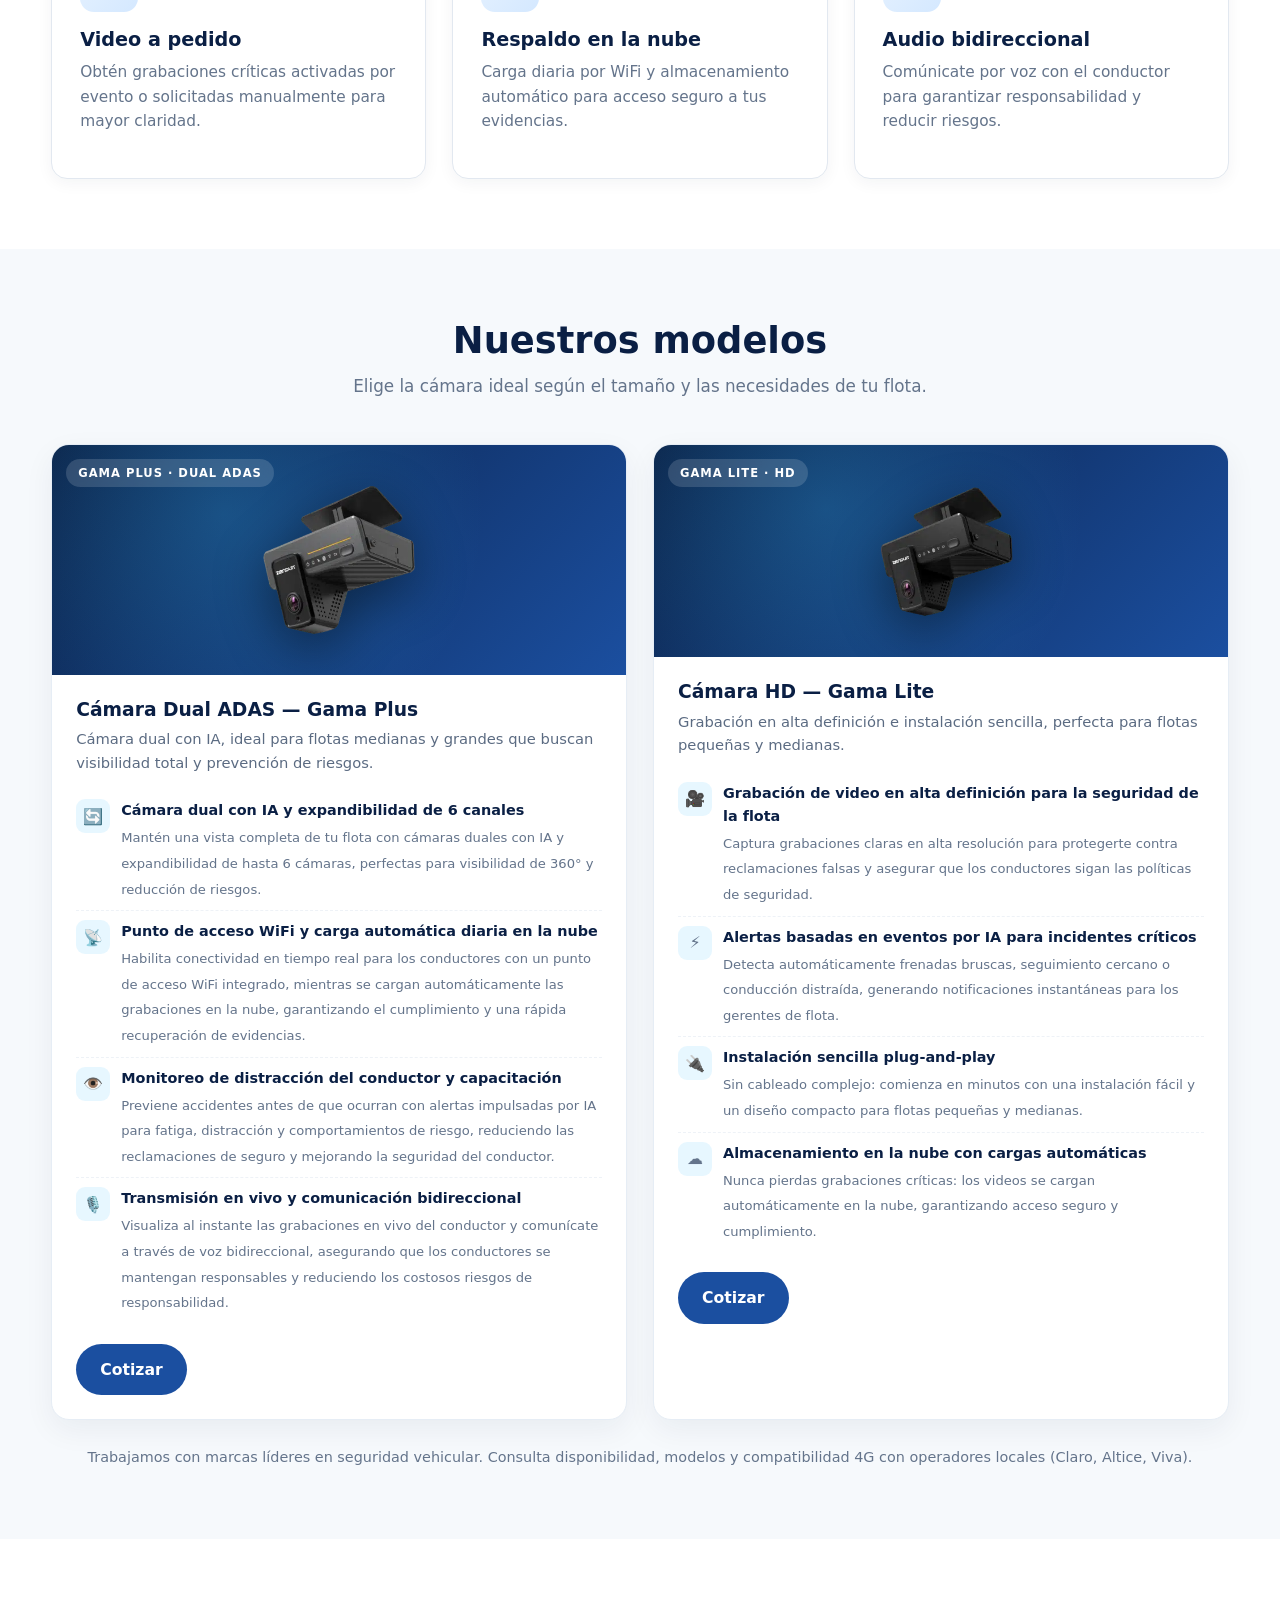
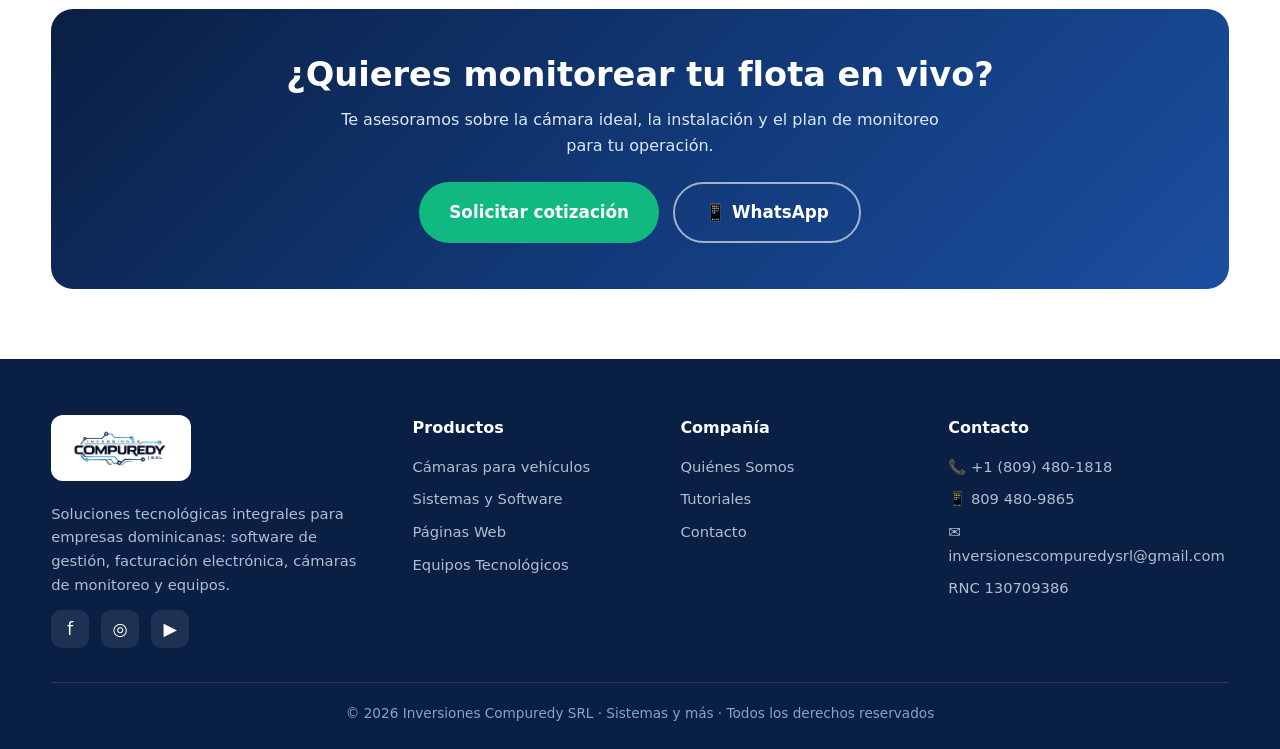
<file: camaras.html>
<!DOCTYPE html>
<html lang="es">
<head>
<meta charset="UTF-8">
<meta name="viewport" content="width=device-width,initial-scale=1">
<title>Cámaras para monitoreo de vehículos | Compuredy</title>
<meta name="description" content="Seguridad basada en video con IA para flotas: detección de eventos, transmisión en vivo, GPS y evidencia confiable.">
<style>
:root{
  --navy:#0a1f44;--navy2:#123a7a;--blue:#1b4fa0;--sky:#38bdf8;--sky2:#5ec6f2;
  --green:#10b981;--green2:#059669;--ink:#0f172a;--muted:#64748b;--line:#e2e8f0;
  --bg:#f6f9fc;--white:#fff;--radius:16px;--shadow:0 10px 30px rgba(10,31,68,.12);
  --grad:linear-gradient(135deg,#0a1f44 0%,#123a7a 55%,#1b4fa0 100%);
}
*{box-sizing:border-box;margin:0;padding:0}
html{scroll-behavior:smooth}
body{font-family:'Segoe UI',system-ui,-apple-system,Arial,sans-serif;color:var(--ink);background:var(--bg);line-height:1.6}
img{max-width:100%;display:block}
a{text-decoration:none;color:inherit}
.container{width:min(1180px,92%);margin:0 auto}
section{padding:70px 0}
h1,h2,h3{line-height:1.2;color:var(--navy)}
h2.sec-title{font-size:clamp(1.6rem,3vw,2.3rem);text-align:center;margin-bottom:10px}
.sec-sub{text-align:center;color:var(--muted);max-width:680px;margin:0 auto 44px;font-size:1.05rem}
.btn{display:inline-flex;align-items:center;gap:8px;border:none;cursor:pointer;font-weight:700;font-size:.98rem;padding:13px 24px;border-radius:999px;transition:.2s;font-family:inherit}
.btn-green{background:var(--green);color:#fff}
.btn-green:hover{background:var(--green2);transform:translateY(-2px)}
.btn-ghost{background:transparent;color:#fff;border:2px solid rgba(255,255,255,.6)}
.btn-ghost:hover{background:rgba(255,255,255,.12)}
.btn-blue{background:var(--blue);color:#fff}
.btn-blue:hover{background:var(--navy2);transform:translateY(-2px)}
.btn-lg{padding:15px 30px;font-size:1.05rem}
/* topbar */
.topbar{background:var(--navy);color:#cbd5e1;font-size:.84rem}
.topbar .container{display:flex;flex-wrap:wrap;gap:6px 22px;justify-content:space-between;align-items:center;padding:7px 0}
.topbar span{display:inline-flex;align-items:center;gap:6px}
.topbar a{color:#cbd5e1}
.topbar a:hover{color:#fff}
/* header */
.header{position:sticky;top:0;z-index:50;background:rgba(255,255,255,.96);backdrop-filter:blur(8px);box-shadow:0 2px 14px rgba(10,31,68,.07)}
.nav{display:flex;align-items:center;justify-content:space-between;padding:12px 0;gap:16px}
.nav .logo img{height:52px;width:auto}
.menu{display:flex;align-items:center;gap:4px;list-style:none}
.menu>li>a{display:block;padding:10px 14px;font-weight:600;color:var(--navy);border-radius:10px;font-size:.98rem}
.menu>li>a:hover,.menu>li>a.active{background:#eef4fb;color:var(--blue)}
.has-sub{position:relative}
.submenu{position:absolute;top:100%;left:0;min-width:260px;background:#fff;border:1px solid var(--line);border-radius:14px;box-shadow:var(--shadow);padding:8px;list-style:none;opacity:0;visibility:hidden;transform:translateY(8px);transition:.18s}
.has-sub:hover .submenu,.has-sub:focus-within .submenu{opacity:1;visibility:visible;transform:translateY(4px)}
.submenu a{display:flex;gap:10px;align-items:center;padding:11px 13px;border-radius:9px;font-weight:600;color:var(--ink);font-size:.94rem}
.submenu a:hover{background:#eef4fb;color:var(--blue)}
.submenu .ic{font-size:1.1rem}
.nav-cta{display:flex;align-items:center;gap:10px}
.burger{display:none;background:none;border:none;cursor:pointer;font-size:1.6rem;color:var(--navy)}
/* hero */
.hero{background:var(--grad);color:#fff;position:relative;overflow:hidden}
.hero::after{content:"";position:absolute;inset:0;background:radial-gradient(circle at 80% 20%,rgba(56,189,248,.25),transparent 45%);pointer-events:none}
.hero .container{display:grid;grid-template-columns:1.05fr .95fr;gap:48px;align-items:center;padding:72px 0;position:relative;z-index:1}
.hero .tag{display:inline-block;background:rgba(255,255,255,.14);border:1px solid rgba(255,255,255,.25);padding:7px 15px;border-radius:999px;font-size:.82rem;font-weight:600;margin-bottom:18px}
.hero h1{color:#fff;font-size:clamp(2rem,4.3vw,3.3rem);margin-bottom:18px}
.hero h1 .hl{color:var(--sky2)}
.hero p.lead{font-size:1.12rem;color:#dbe7f5;margin-bottom:28px;max-width:560px}
.hero .cta-row{display:flex;flex-wrap:wrap;gap:14px;margin-bottom:26px}
.hero .ticks{display:flex;flex-wrap:wrap;gap:18px;font-size:.9rem;color:#cfe0f2}
.hero .ticks span{display:inline-flex;align-items:center;gap:7px}
.hero-media{border-radius:18px;overflow:hidden;box-shadow:0 20px 50px rgba(0,0,0,.35);border:1px solid rgba(255,255,255,.12);background:#000}
.hero-media video{width:100%;display:block}
/* chips row */
.brandbar{background:var(--white);border-bottom:1px solid var(--line)}
.brandbar .container{display:flex;flex-wrap:wrap;gap:14px 30px;justify-content:center;align-items:center;padding:22px 0;color:var(--muted);font-weight:600;font-size:.95rem}
.brandbar b{color:var(--navy)}
/* product cards grid */
.grid{display:grid;gap:26px}
.grid-3{grid-template-columns:repeat(3,1fr)}
.grid-2{grid-template-columns:repeat(2,1fr)}
.grid-4{grid-template-columns:repeat(4,1fr)}
.card{background:#fff;border:1px solid var(--line);border-radius:var(--radius);padding:28px;box-shadow:0 4px 16px rgba(10,31,68,.05);transition:.22s;display:flex;flex-direction:column}
.card:hover{transform:translateY(-6px);box-shadow:var(--shadow);border-color:#c9ddf3}
.card .ic-box{width:58px;height:58px;border-radius:14px;display:grid;place-items:center;font-size:1.7rem;background:linear-gradient(135deg,#e8f3ff,#d4e8ff);margin-bottom:16px}
.card h3{font-size:1.2rem;margin-bottom:9px}
.card p{color:var(--muted);font-size:.96rem;margin-bottom:16px;flex:1}
.card .lnk{font-weight:700;color:var(--blue);display:inline-flex;align-items:center;gap:6px}
.card .lnk:hover{gap:11px}
/* feature list */
.feat{display:flex;gap:14px;align-items:flex-start;margin-bottom:16px}
.feat .fi{flex:0 0 auto;width:42px;height:42px;border-radius:11px;display:grid;place-items:center;background:#eef4fb;color:var(--blue);font-size:1.2rem}
.feat h4{color:var(--navy);font-size:1.05rem;margin-bottom:3px}
.feat p{color:var(--muted);font-size:.93rem}
/* split */
.split{display:grid;grid-template-columns:1fr 1fr;gap:44px;align-items:center}
.split.rev .txt{order:2}
.media-card{border-radius:18px;overflow:hidden;box-shadow:var(--shadow);border:1px solid var(--line);background:#000}
.media-card video{width:100%;display:block}
.pill{display:inline-block;background:#eef4fb;color:var(--blue);font-weight:700;font-size:.8rem;padding:6px 14px;border-radius:999px;margin-bottom:14px;letter-spacing:.5px}
.page-head{background:var(--grad);color:#fff;padding:66px 0 58px;text-align:center;position:relative;overflow:hidden}
.page-head::after{content:"";position:absolute;inset:0;background:radial-gradient(circle at 15% 30%,rgba(56,189,248,.22),transparent 46%);pointer-events:none}
.page-head h1{color:#fff;font-size:clamp(1.8rem,3.6vw,2.7rem);position:relative;z-index:1}
.page-head p{color:#cfe0f2;max-width:680px;margin:14px auto 0;position:relative;z-index:1}
.breadcrumb{font-size:.85rem;color:#9fc2ea;margin-bottom:14px;position:relative;z-index:1}
.breadcrumb a{color:#9fc2ea}
/* stats */
.stats{display:grid;grid-template-columns:repeat(4,1fr);gap:22px;text-align:center}
.stat{background:#fff;border:1px solid var(--line);border-radius:14px;padding:26px 14px;box-shadow:0 4px 16px rgba(10,31,68,.05)}
.stat .n{font-size:2rem;font-weight:800;color:var(--blue)}
.stat .l{color:var(--muted);font-size:.9rem;margin-top:4px}
/* cta band */
.cta-band{background:var(--grad);color:#fff;border-radius:22px;padding:46px;text-align:center;position:relative;overflow:hidden}
.cta-band h2{color:#fff;font-size:clamp(1.5rem,3vw,2.1rem);margin-bottom:12px}
.cta-band p{color:#dbe7f5;max-width:620px;margin:0 auto 24px}
.cta-row-c{display:flex;gap:14px;justify-content:center;flex-wrap:wrap}
.bg-soft{background:#fff}
/* system list cards */
.sys{display:flex;gap:20px;background:#fff;border:1px solid var(--line);border-radius:var(--radius);overflow:hidden;box-shadow:0 4px 16px rgba(10,31,68,.05);transition:.2s}
.sys:hover{box-shadow:var(--shadow);transform:translateY(-4px)}
.sys .thumb{flex:0 0 210px;background:var(--grad);display:grid;place-items:center;color:#fff;font-size:2.6rem}
.sys .body{padding:24px 26px 24px 6px;display:flex;flex-direction:column}
.sys .body h3{font-size:1.25rem;margin-bottom:6px}
.sys .body p{color:var(--muted);font-size:.96rem;margin-bottom:14px;flex:1}
.badge{display:inline-block;background:#dcfce7;color:#047857;font-weight:700;font-size:.74rem;padding:4px 11px;border-radius:999px;margin-left:8px;vertical-align:middle}
.badge.soon{background:#fef3c7;color:#92400e}
/* yt */
.yt-grid{display:grid;grid-template-columns:repeat(2,1fr);gap:26px}
.yt-card{background:#fff;border:1px solid var(--line);border-radius:var(--radius);overflow:hidden;box-shadow:0 4px 16px rgba(10,31,68,.05)}
.yt-card video{width:100%;display:block;background:#000}
.yt-card .cap{padding:16px 20px}
.yt-card .cap h3{font-size:1.08rem;margin-bottom:4px}
.yt-card .cap p{color:var(--muted);font-size:.9rem}
/* contact */
.cform{display:grid;grid-template-columns:1fr 1fr;gap:14px}
.cform .full{grid-column:1/-1}
.cform input,.cform textarea,.cform select{width:100%;padding:13px 15px;border:1px solid var(--line);border-radius:11px;font-family:inherit;font-size:.96rem;background:#fff}
.cform textarea{min-height:130px;resize:vertical}
.info-item{display:flex;gap:14px;align-items:flex-start;margin-bottom:20px}
.info-item .ii{width:46px;height:46px;border-radius:12px;background:#eef4fb;color:var(--blue);display:grid;place-items:center;font-size:1.3rem;flex:0 0 auto}
.info-item b{color:var(--navy)}
.info-item span{color:var(--muted);font-size:.95rem}
/* footer */
.footer{background:var(--navy);color:#aebfd4;padding:56px 0 24px;font-size:.92rem}
.footer .cols{display:grid;grid-template-columns:1.4fr 1fr 1fr 1.2fr;gap:34px;margin-bottom:34px}
.footer img{height:42px;margin-bottom:14px}
.footer .foot-logo{display:inline-block;background:#fff;padding:10px 16px;border-radius:12px;margin-bottom:14px}
.footer .foot-logo img{height:46px;margin:0;display:block}
.footer h4{color:#fff;font-size:1rem;margin-bottom:14px}
.footer ul{list-style:none}
.footer li{margin-bottom:9px}
.footer a:hover{color:#fff}
.footer .soc{display:flex;gap:12px;margin-top:14px}
.footer .soc a{width:38px;height:38px;border-radius:10px;background:rgba(255,255,255,.08);display:grid;place-items:center;font-size:1.1rem;color:#fff}
.footer .soc a:hover{background:var(--blue)}
.footer .bottom{border-top:1px solid rgba(255,255,255,.12);padding-top:20px;text-align:center;font-size:.85rem;color:#8ba3c2}
/* responsive */
@media(max-width:900px){
  .hero .container,.split{grid-template-columns:1fr}
  .split.rev .txt{order:0}
  .grid-3,.grid-4,.yt-grid,.cform,.stats{grid-template-columns:1fr 1fr}
  .footer .cols{grid-template-columns:1fr 1fr}
  .menu{position:fixed;top:0;right:-100%;height:100vh;width:270px;background:#fff;flex-direction:column;align-items:stretch;padding:80px 18px 20px;box-shadow:-10px 0 30px rgba(0,0,0,.15);transition:.25s;overflow-y:auto}
  .menu.open{right:0}
  .submenu{position:static;opacity:1;visibility:visible;transform:none;box-shadow:none;border:none;padding:4px 0 4px 12px;min-width:auto}
  .burger{display:block}
}
@media(max-width:560px){
  .grid-3,.grid-4,.yt-grid,.cform,.stats,.grid-2{grid-template-columns:1fr}
  .footer .cols{grid-template-columns:1fr}
  .sys{flex-direction:column}
  .sys .thumb{flex:0 0 150px}
  section{padding:50px 0}
  .cta-band{padding:34px 22px}
}

</style>
<link rel="icon" href="/src/img/logo.svg">
<style>
/* Animación cámara monitoreo inteligente */
@keyframes floatCam{0%,100%{transform:translateY(0) rotate(-1deg)}50%{transform:translateY(-16px) rotate(1deg)}}
@keyframes glowPulse{0%,100%{box-shadow:0 0 0 0 rgba(56,189,248,.35)}50%{box-shadow:0 0 40px 12px rgba(56,189,248,.25)}}
@keyframes ringPulse{0%{transform:scale(.8);opacity:.5}100%{transform:scale(1.6);opacity:0}}
.float-cam{animation:floatCam 4s ease-in-out infinite}
.cam-stage{position:relative}
.cam-stage .ring{position:absolute;top:50%;left:50%;width:160px;height:160px;margin:-80px 0 0 -80px;border:2px solid rgba(56,189,248,.5);border-radius:50%;animation:ringPulse 3s ease-out infinite}
.cam-stage .ring.r2{animation-delay:1.5s}
.rec-dot{display:inline-flex;align-items:center;gap:7px;background:rgba(255,255,255,.12);padding:5px 12px;border-radius:999px;font-size:.78rem;font-weight:700;letter-spacing:1px;margin-bottom:12px}
.rec-dot i{width:9px;height:9px;border-radius:50%;background:#ff5252;animation:glowPulse 1.4s ease-in-out infinite}
/* Tarjetas de modelos con imagen */
.model-card{background:#fff;border:1px solid #e6edf5;border-radius:18px;overflow:hidden;box-shadow:0 10px 30px rgba(10,31,68,.06);display:flex;flex-direction:column;transition:transform .3s,box-shadow .3s}
.model-card:hover{transform:translateY(-6px);box-shadow:0 18px 46px rgba(10,31,68,.12)}
.model-media{background:linear-gradient(135deg,#0a1f44,#1b4fa0);display:grid;place-items:center;padding:30px 20px;position:relative;overflow:hidden}
.model-media::after{content:"";position:absolute;inset:0;background:radial-gradient(circle at 30% 30%,rgba(56,189,248,.25),transparent 60%)}
.model-media img{width:170px;max-width:72%;position:relative;z-index:1;filter:drop-shadow(0 14px 26px rgba(0,0,0,.45));transition:transform .4s}
.model-card:hover .model-media img{transform:scale(1.06) translateY(-4px)}
.model-tag{position:absolute;top:14px;left:14px;z-index:2;background:rgba(255,255,255,.15);backdrop-filter:blur(6px);color:#fff;font-size:.72rem;font-weight:700;letter-spacing:1px;padding:5px 12px;border-radius:999px}
.model-body{padding:24px}
.model-body h3{margin:0 0 6px;color:#0a1f44}
.model-body .lead{color:#5b6b82;font-size:.92rem;margin-bottom:16px}
.model-feats{list-style:none;margin:0 0 20px;padding:0}
.model-feats li{display:flex;gap:11px;padding:9px 0;border-bottom:1px dashed #eef2f7}
.model-feats li:last-child{border-bottom:none}
.model-feats .fic{flex:none;width:34px;height:34px;border-radius:9px;display:grid;place-items:center;background:rgba(56,189,248,.12);font-size:1rem}
.model-feats b{display:block;color:#0a1f44;font-size:.9rem;margin-bottom:2px}
.model-feats span{color:#64748b;font-size:.82rem;line-height:1.45}
</style>
</head>
<body>
<div class="topbar"><div class="container">
  <span>📍 República Dominicana · Lun–Vie 8:00am–6:00pm</span>
  <span>📞 <a href="tel:+18094801818">+1 (809) 480-1818</a> &nbsp;·&nbsp; 📱 <a href="https://wa.me/18094809865">809 480-9865</a> &nbsp;·&nbsp; ✉️ <a href="mailto:inversionescompuredysrl@gmail.com">inversionescompuredysrl@gmail.com</a></span>
</div></div>
<header class="header"><div class="container"><nav class="nav">
  <a href="index.html" class="logo"><img src="/src/img/logo-original.png" alt="Inversiones Compuredy SRL"></a>
  <ul class="menu">
    <li><a href="index.html">Inicio</a></li>
    <li><a href="quienes-somos.html">Quiénes Somos</a></li>
    <li class="has-sub"><a href="#">Nuestros Productos ▾</a>
      <ul class="submenu">
        <li><a href="camaras.html"><span class="ic">📹</span> Cámaras para Vehículos</a></li>
        <li><a href="sistemas.html"><span class="ic">💻</span> Sistemas y Software</a></li>
        <li><a href="paginas-web.html"><span class="ic">🌐</span> Páginas Web y Perfiles</a></li>
        <li><a href="equipos.html"><span class="ic">🖨️</span> Equipos Tecnológicos</a></li>
      </ul>
    </li>
    <li><a href="tutoriales.html">Tutoriales</a></li>
    <li><a href="contacto.html">Contacto</a></li>
  </ul>
  <div class="nav-cta">
    <a href="contacto.html" class="btn btn-green">Prueba Gratis</a>
    <button class="burger" aria-label="Menú">☰</button>
  </div>
</nav></div></header>
<section class="page-head"><div class="container">
  <div class="breadcrumb"><a href="index.html">Inicio</a> / Nuestros Productos / Cámaras para vehículos</div>
  <h1>Cámaras para monitoreo de vehículos</h1>
  <p>Seguridad basada en video con IA para flotas aún más seguras. Ve más, prevén más, protege más.</p>
</div></section>

<section><div class="container">
  <div class="split">
    <div class="txt">
      <span class="pill">SEGURIDAD BASADA EN VIDEO</span>
      <h2 class="sec-title" style="text-align:left">Protege a tus conductores y reduce riesgos</h2>
      <p style="color:var(--muted);margin-bottom:20px">Soluciones de video inteligente que <strong>detectan, alertan y previenen</strong> incidentes en tiempo real. Fomenta una cultura de seguridad proactiva con herramientas más inteligentes para tu flota.</p>
      <div class="feat"><div class="fi">🤖</div><div><h4>Detección de eventos con IA</h4><p>Supervisa comportamientos de alto riesgo — fatiga, distracción, frenadas bruscas — e intervén a tiempo.</p></div></div>
      <div class="feat"><div class="fi">📶</div><div><h4>Conectividad 4G LTE + GPS</h4><p>Ubicación en tiempo real con superposición de velocidad y posición del vehículo sobre el video.</p></div></div>
      <div class="feat"><div class="fi">📡</div><div><h4>Transmisión en vivo</h4><p>Accede a las cámaras en vivo desde tu celular, donde y cuando quieras, para supervisar y capacitar.</p></div></div>
    </div>
    <div class="media-card cam-stage" style="background:var(--grad);display:grid;place-items:center;min-height:300px;color:#fff;text-align:center;padding:34px">
      <span class="ring"></span><span class="ring r2"></span>
      <div style="position:relative;z-index:2">
        <span class="rec-dot"><i></i> EN VIVO</span>
        <div><img src="/src/img/zenducam-adas.png" alt="Cámara ZenduCAM Plus para monitoreo de flotas" class="float-cam" style="width:190px;max-width:72%;filter:drop-shadow(0 18px 32px rgba(0,0,0,.5))"></div>
        <h3 style="color:#fff;margin-top:14px">Monitoreo inteligente de flotas</h3>
        <p style="color:#cfe0f2;margin-top:8px">Evidencia confiable, posicionamiento preciso y gestión inteligente en un solo dispositivo.</p>
      </div>
    </div>
  </div>
</div></section>

<section class="bg-soft"><div class="container">
  <h2 class="sec-title">Capacidades de nuestras cámaras</h2>
  <p class="sec-sub">Todo lo que necesitas para una operación más segura y eficiente.</p>
  <div class="grid grid-3">
    <div class="card"><div class="ic-box">🚦</div><h3>Detecta conducción insegura</h3><p>Identifica patrones de riesgo en tiempo real y previene acciones peligrosas antes de que ocurran.</p></div>
    <div class="card"><div class="ic-box">🎓</div><h3>Coaching en tiempo real</h3><p>Entrenamiento al conductor para corregir hábitos riesgosos y premiar el buen desempeño.</p></div>
    <div class="card"><div class="ic-box">🔄</div><h3>Cámaras expandibles</h3><p>Añade múltiples canales para eliminar puntos ciegos y lograr visibilidad de 360°.</p></div>
    <div class="card"><div class="ic-box">▶️</div><h3>Video a pedido</h3><p>Obtén grabaciones críticas activadas por evento o solicitadas manualmente para mayor claridad.</p></div>
    <div class="card"><div class="ic-box">☁️</div><h3>Respaldo en la nube</h3><p>Carga diaria por WiFi y almacenamiento automático para acceso seguro a tus evidencias.</p></div>
    <div class="card"><div class="ic-box">🎛️</div><h3>Audio bidireccional</h3><p>Comúnicate por voz con el conductor para garantizar responsabilidad y reducir riesgos.</p></div>
  </div>
</div></section>

<section><div class="container">
  <h2 class="sec-title">Nuestros modelos</h2>
  <p class="sec-sub">Elige la cámara ideal según el tamaño y las necesidades de tu flota.</p>
  <div class="grid grid-2">
    <div class="model-card">
      <div class="model-media">
        <span class="model-tag">GAMA PLUS · DUAL ADAS</span>
        <img src="/src/img/zenducam-adas.png" alt="Cámara Dual ADAS con IA">
      </div>
      <div class="model-body">
        <h3>Cámara Dual ADAS — Gama Plus</h3>
        <p class="lead">Cámara dual con IA, ideal para flotas medianas y grandes que buscan visibilidad total y prevención de riesgos.</p>
        <ul class="model-feats">
          <li><span class="fic">🔄</span><div><b>Cámara dual con IA y expandibilidad de 6 canales</b><span>Mantén una vista completa de tu flota con cámaras duales con IA y expandibilidad de hasta 6 cámaras, perfectas para visibilidad de 360° y reducción de riesgos.</span></div></li>
          <li><span class="fic">📡</span><div><b>Punto de acceso WiFi y carga automática diaria en la nube</b><span>Habilita conectividad en tiempo real para los conductores con un punto de acceso WiFi integrado, mientras se cargan automáticamente las grabaciones en la nube, garantizando el cumplimiento y una rápida recuperación de evidencias.</span></div></li>
          <li><span class="fic">👁️</span><div><b>Monitoreo de distracción del conductor y capacitación</b><span>Previene accidentes antes de que ocurran con alertas impulsadas por IA para fatiga, distracción y comportamientos de riesgo, reduciendo las reclamaciones de seguro y mejorando la seguridad del conductor.</span></div></li>
          <li><span class="fic">🎙️</span><div><b>Transmisión en vivo y comunicación bidireccional</b><span>Visualiza al instante las grabaciones en vivo del conductor y comunícate a través de voz bidireccional, asegurando que los conductores se mantengan responsables y reduciendo los costosos riesgos de responsabilidad.</span></div></li>
        </ul>
        <a href="contacto.html" class="btn btn-blue">Cotizar</a>
      </div>
    </div>
    <div class="model-card">
      <div class="model-media">
        <span class="model-tag">GAMA LITE · HD</span>
        <img src="/src/img/zenducam-lite.png" alt="Cámara HD para seguridad de flota">
      </div>
      <div class="model-body">
        <h3>Cámara HD — Gama Lite</h3>
        <p class="lead">Grabación en alta definición e instalación sencilla, perfecta para flotas pequeñas y medianas.</p>
        <ul class="model-feats">
          <li><span class="fic">🎥</span><div><b>Grabación de video en alta definición para la seguridad de la flota</b><span>Captura grabaciones claras en alta resolución para protegerte contra reclamaciones falsas y asegurar que los conductores sigan las políticas de seguridad.</span></div></li>
          <li><span class="fic">⚡</span><div><b>Alertas basadas en eventos por IA para incidentes críticos</b><span>Detecta automáticamente frenadas bruscas, seguimiento cercano o conducción distraída, generando notificaciones instantáneas para los gerentes de flota.</span></div></li>
          <li><span class="fic">🔌</span><div><b>Instalación sencilla plug-and-play</b><span>Sin cableado complejo: comienza en minutos con una instalación fácil y un diseño compacto para flotas pequeñas y medianas.</span></div></li>
          <li><span class="fic">☁️</span><div><b>Almacenamiento en la nube con cargas automáticas</b><span>Nunca pierdas grabaciones críticas: los videos se cargan automáticamente en la nube, garantizando acceso seguro y cumplimiento.</span></div></li>
        </ul>
        <a href="contacto.html" class="btn btn-blue">Cotizar</a>
      </div>
    </div>
  </div>
  <p style="text-align:center;color:var(--muted);margin-top:26px;font-size:.9rem">Trabajamos con marcas líderes en seguridad vehicular. Consulta disponibilidad, modelos y compatibilidad 4G con operadores locales (Claro, Altice, Viva).</p>
</div></section>

<section class="bg-soft"><div class="container"><div class="cta-band">
  <h2>¿Quieres monitorear tu flota en vivo?</h2>
  <p>Te asesoramos sobre la cámara ideal, la instalación y el plan de monitoreo para tu operación.</p>
  <div class="cta-row-c"><a href="contacto.html" class="btn btn-green btn-lg">Solicitar cotización</a><a href="https://wa.me/18094809865" class="btn btn-ghost btn-lg">📱 WhatsApp</a></div>
</div></div></section>
<footer class="footer"><div class="container">
  <div class="cols">
    <div>
      <span class="foot-logo"><img src="/src/img/logo-compuredy.png" alt="Inversiones Compuredy SRL"></span>
      <p>Soluciones tecnológicas integrales para empresas dominicanas: software de gestión, facturación electrónica, cámaras de monitoreo y equipos.</p>
      <div class="soc">
        <a href="https://www.facebook.com/compuredy" target="_blank" rel="noopener" title="Facebook">f</a>
        <a href="https://www.instagram.com/compuredy" target="_blank" rel="noopener" title="Instagram">◎</a>
        <a href="https://www.youtube.com/@InversionesCompuredysrl" target="_blank" rel="noopener" title="YouTube">▶</a>
      </div>
    </div>
    <div><h4>Productos</h4><ul>
      <li><a href="camaras.html">Cámaras para vehículos</a></li>
      <li><a href="sistemas.html">Sistemas y Software</a></li>
      <li><a href="paginas-web.html">Páginas Web</a></li>
      <li><a href="equipos.html">Equipos Tecnológicos</a></li>
    </ul></div>
    <div><h4>Compañía</h4><ul>
      <li><a href="quienes-somos.html">Quiénes Somos</a></li>
      <li><a href="tutoriales.html">Tutoriales</a></li>
      <li><a href="contacto.html">Contacto</a></li>
    </ul></div>
    <div><h4>Contacto</h4><ul>
      <li>📞 +1 (809) 480-1818</li>
      <li>📱 809 480-9865</li>
      <li>✉️ inversionescompuredysrl@gmail.com</li>
      <li>RNC 130709386</li>
    </ul></div>
  </div>
  <div class="bottom">© <span id="year"></span> Inversiones Compuredy SRL · Sistemas y más · Todos los derechos reservados</div>
</div></footer>
<script>
// Compuredy - navegación móvil y año dinámico
(function(){
  // marcar enlace activo según la página actual
  var path=location.pathname.split('/').pop()||'index.html';
  document.querySelectorAll('.menu>li>a').forEach(function(a){
    var href=a.getAttribute('href');
    if(href===path) a.classList.add('active');
  });
  var burger=document.querySelector('.burger');
  var menu=document.querySelector('.menu');
  if(burger&&menu){
    burger.addEventListener('click',function(){menu.classList.toggle('open');});
    menu.querySelectorAll('a').forEach(function(a){
      a.addEventListener('click',function(){ if(window.innerWidth<=900 && !a.closest('.has-sub')) menu.classList.remove('open'); });
    });
  }
  var y=document.getElementById('year'); if(y) y.textContent=new Date().getFullYear();
  // formulario de contacto -> abrir correo
  var f=document.getElementById('contactForm');
  if(f){
    f.addEventListener('submit',function(e){
      e.preventDefault();
      var n=encodeURIComponent(f.nombre.value||'');
      var em=encodeURIComponent(f.email.value||'');
      var tel=encodeURIComponent(f.telefono.value||'');
      var ser=encodeURIComponent(f.servicio.value||'');
      var m=encodeURIComponent(f.mensaje.value||'');
      var body='Nombre: '+n+'%0D%0ACorreo: '+em+'%0D%0ATeléfono: '+tel+'%0D%0AInterés: '+ser+'%0D%0A%0D%0A'+m;
      window.location.href='mailto:inversionescompuredysrl@gmail.com?subject=Solicitud%20desde%20la%20web%20-%20'+ser+'&body='+body;
    });
  }
})();

</script>
</body>
</html>
</file>
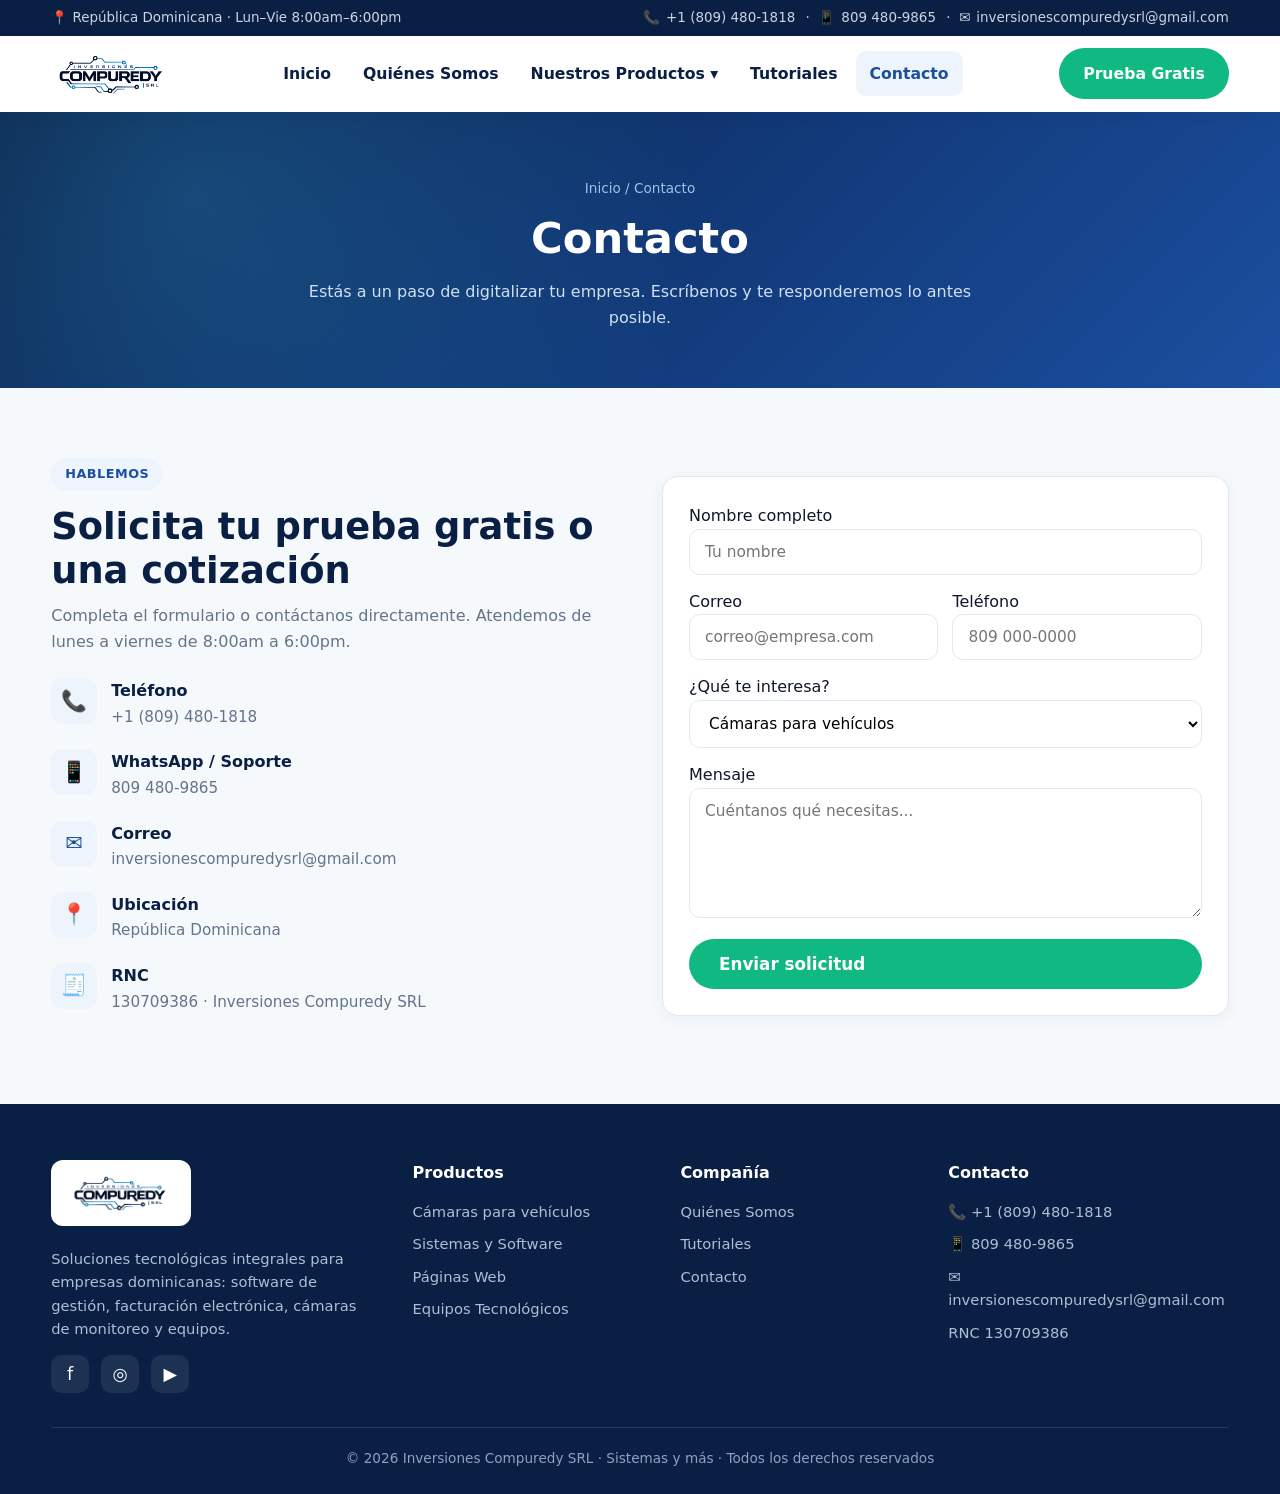
<file: contacto.html>
<!DOCTYPE html>
<html lang="es">
<head>
<meta charset="UTF-8">
<meta name="viewport" content="width=device-width,initial-scale=1">
<title>Contacto | Compuredy</title>
<meta name="description" content="Solicita tu prueba gratis o una cotización. Teléfono, WhatsApp y correo de Compuredy.">
<style>
:root{
  --navy:#0a1f44;--navy2:#123a7a;--blue:#1b4fa0;--sky:#38bdf8;--sky2:#5ec6f2;
  --green:#10b981;--green2:#059669;--ink:#0f172a;--muted:#64748b;--line:#e2e8f0;
  --bg:#f6f9fc;--white:#fff;--radius:16px;--shadow:0 10px 30px rgba(10,31,68,.12);
  --grad:linear-gradient(135deg,#0a1f44 0%,#123a7a 55%,#1b4fa0 100%);
}
*{box-sizing:border-box;margin:0;padding:0}
html{scroll-behavior:smooth}
body{font-family:'Segoe UI',system-ui,-apple-system,Arial,sans-serif;color:var(--ink);background:var(--bg);line-height:1.6}
img{max-width:100%;display:block}
a{text-decoration:none;color:inherit}
.container{width:min(1180px,92%);margin:0 auto}
section{padding:70px 0}
h1,h2,h3{line-height:1.2;color:var(--navy)}
h2.sec-title{font-size:clamp(1.6rem,3vw,2.3rem);text-align:center;margin-bottom:10px}
.sec-sub{text-align:center;color:var(--muted);max-width:680px;margin:0 auto 44px;font-size:1.05rem}
.btn{display:inline-flex;align-items:center;gap:8px;border:none;cursor:pointer;font-weight:700;font-size:.98rem;padding:13px 24px;border-radius:999px;transition:.2s;font-family:inherit}
.btn-green{background:var(--green);color:#fff}
.btn-green:hover{background:var(--green2);transform:translateY(-2px)}
.btn-ghost{background:transparent;color:#fff;border:2px solid rgba(255,255,255,.6)}
.btn-ghost:hover{background:rgba(255,255,255,.12)}
.btn-blue{background:var(--blue);color:#fff}
.btn-blue:hover{background:var(--navy2);transform:translateY(-2px)}
.btn-lg{padding:15px 30px;font-size:1.05rem}
/* topbar */
.topbar{background:var(--navy);color:#cbd5e1;font-size:.84rem}
.topbar .container{display:flex;flex-wrap:wrap;gap:6px 22px;justify-content:space-between;align-items:center;padding:7px 0}
.topbar span{display:inline-flex;align-items:center;gap:6px}
.topbar a{color:#cbd5e1}
.topbar a:hover{color:#fff}
/* header */
.header{position:sticky;top:0;z-index:50;background:rgba(255,255,255,.96);backdrop-filter:blur(8px);box-shadow:0 2px 14px rgba(10,31,68,.07)}
.nav{display:flex;align-items:center;justify-content:space-between;padding:12px 0;gap:16px}
.nav .logo img{height:52px;width:auto}
.menu{display:flex;align-items:center;gap:4px;list-style:none}
.menu>li>a{display:block;padding:10px 14px;font-weight:600;color:var(--navy);border-radius:10px;font-size:.98rem}
.menu>li>a:hover,.menu>li>a.active{background:#eef4fb;color:var(--blue)}
.has-sub{position:relative}
.submenu{position:absolute;top:100%;left:0;min-width:260px;background:#fff;border:1px solid var(--line);border-radius:14px;box-shadow:var(--shadow);padding:8px;list-style:none;opacity:0;visibility:hidden;transform:translateY(8px);transition:.18s}
.has-sub:hover .submenu,.has-sub:focus-within .submenu{opacity:1;visibility:visible;transform:translateY(4px)}
.submenu a{display:flex;gap:10px;align-items:center;padding:11px 13px;border-radius:9px;font-weight:600;color:var(--ink);font-size:.94rem}
.submenu a:hover{background:#eef4fb;color:var(--blue)}
.submenu .ic{font-size:1.1rem}
.nav-cta{display:flex;align-items:center;gap:10px}
.burger{display:none;background:none;border:none;cursor:pointer;font-size:1.6rem;color:var(--navy)}
/* hero */
.hero{background:var(--grad);color:#fff;position:relative;overflow:hidden}
.hero::after{content:"";position:absolute;inset:0;background:radial-gradient(circle at 80% 20%,rgba(56,189,248,.25),transparent 45%);pointer-events:none}
.hero .container{display:grid;grid-template-columns:1.05fr .95fr;gap:48px;align-items:center;padding:72px 0;position:relative;z-index:1}
.hero .tag{display:inline-block;background:rgba(255,255,255,.14);border:1px solid rgba(255,255,255,.25);padding:7px 15px;border-radius:999px;font-size:.82rem;font-weight:600;margin-bottom:18px}
.hero h1{color:#fff;font-size:clamp(2rem,4.3vw,3.3rem);margin-bottom:18px}
.hero h1 .hl{color:var(--sky2)}
.hero p.lead{font-size:1.12rem;color:#dbe7f5;margin-bottom:28px;max-width:560px}
.hero .cta-row{display:flex;flex-wrap:wrap;gap:14px;margin-bottom:26px}
.hero .ticks{display:flex;flex-wrap:wrap;gap:18px;font-size:.9rem;color:#cfe0f2}
.hero .ticks span{display:inline-flex;align-items:center;gap:7px}
.hero-media{border-radius:18px;overflow:hidden;box-shadow:0 20px 50px rgba(0,0,0,.35);border:1px solid rgba(255,255,255,.12);background:#000}
.hero-media video{width:100%;display:block}
/* chips row */
.brandbar{background:var(--white);border-bottom:1px solid var(--line)}
.brandbar .container{display:flex;flex-wrap:wrap;gap:14px 30px;justify-content:center;align-items:center;padding:22px 0;color:var(--muted);font-weight:600;font-size:.95rem}
.brandbar b{color:var(--navy)}
/* product cards grid */
.grid{display:grid;gap:26px}
.grid-3{grid-template-columns:repeat(3,1fr)}
.grid-2{grid-template-columns:repeat(2,1fr)}
.grid-4{grid-template-columns:repeat(4,1fr)}
.card{background:#fff;border:1px solid var(--line);border-radius:var(--radius);padding:28px;box-shadow:0 4px 16px rgba(10,31,68,.05);transition:.22s;display:flex;flex-direction:column}
.card:hover{transform:translateY(-6px);box-shadow:var(--shadow);border-color:#c9ddf3}
.card .ic-box{width:58px;height:58px;border-radius:14px;display:grid;place-items:center;font-size:1.7rem;background:linear-gradient(135deg,#e8f3ff,#d4e8ff);margin-bottom:16px}
.card h3{font-size:1.2rem;margin-bottom:9px}
.card p{color:var(--muted);font-size:.96rem;margin-bottom:16px;flex:1}
.card .lnk{font-weight:700;color:var(--blue);display:inline-flex;align-items:center;gap:6px}
.card .lnk:hover{gap:11px}
/* feature list */
.feat{display:flex;gap:14px;align-items:flex-start;margin-bottom:16px}
.feat .fi{flex:0 0 auto;width:42px;height:42px;border-radius:11px;display:grid;place-items:center;background:#eef4fb;color:var(--blue);font-size:1.2rem}
.feat h4{color:var(--navy);font-size:1.05rem;margin-bottom:3px}
.feat p{color:var(--muted);font-size:.93rem}
/* split */
.split{display:grid;grid-template-columns:1fr 1fr;gap:44px;align-items:center}
.split.rev .txt{order:2}
.media-card{border-radius:18px;overflow:hidden;box-shadow:var(--shadow);border:1px solid var(--line);background:#000}
.media-card video{width:100%;display:block}
.pill{display:inline-block;background:#eef4fb;color:var(--blue);font-weight:700;font-size:.8rem;padding:6px 14px;border-radius:999px;margin-bottom:14px;letter-spacing:.5px}
.page-head{background:var(--grad);color:#fff;padding:66px 0 58px;text-align:center;position:relative;overflow:hidden}
.page-head::after{content:"";position:absolute;inset:0;background:radial-gradient(circle at 15% 30%,rgba(56,189,248,.22),transparent 46%);pointer-events:none}
.page-head h1{color:#fff;font-size:clamp(1.8rem,3.6vw,2.7rem);position:relative;z-index:1}
.page-head p{color:#cfe0f2;max-width:680px;margin:14px auto 0;position:relative;z-index:1}
.breadcrumb{font-size:.85rem;color:#9fc2ea;margin-bottom:14px;position:relative;z-index:1}
.breadcrumb a{color:#9fc2ea}
/* stats */
.stats{display:grid;grid-template-columns:repeat(4,1fr);gap:22px;text-align:center}
.stat{background:#fff;border:1px solid var(--line);border-radius:14px;padding:26px 14px;box-shadow:0 4px 16px rgba(10,31,68,.05)}
.stat .n{font-size:2rem;font-weight:800;color:var(--blue)}
.stat .l{color:var(--muted);font-size:.9rem;margin-top:4px}
/* cta band */
.cta-band{background:var(--grad);color:#fff;border-radius:22px;padding:46px;text-align:center;position:relative;overflow:hidden}
.cta-band h2{color:#fff;font-size:clamp(1.5rem,3vw,2.1rem);margin-bottom:12px}
.cta-band p{color:#dbe7f5;max-width:620px;margin:0 auto 24px}
.cta-row-c{display:flex;gap:14px;justify-content:center;flex-wrap:wrap}
.bg-soft{background:#fff}
/* system list cards */
.sys{display:flex;gap:20px;background:#fff;border:1px solid var(--line);border-radius:var(--radius);overflow:hidden;box-shadow:0 4px 16px rgba(10,31,68,.05);transition:.2s}
.sys:hover{box-shadow:var(--shadow);transform:translateY(-4px)}
.sys .thumb{flex:0 0 210px;background:var(--grad);display:grid;place-items:center;color:#fff;font-size:2.6rem}
.sys .body{padding:24px 26px 24px 6px;display:flex;flex-direction:column}
.sys .body h3{font-size:1.25rem;margin-bottom:6px}
.sys .body p{color:var(--muted);font-size:.96rem;margin-bottom:14px;flex:1}
.badge{display:inline-block;background:#dcfce7;color:#047857;font-weight:700;font-size:.74rem;padding:4px 11px;border-radius:999px;margin-left:8px;vertical-align:middle}
.badge.soon{background:#fef3c7;color:#92400e}
/* yt */
.yt-grid{display:grid;grid-template-columns:repeat(2,1fr);gap:26px}
.yt-card{background:#fff;border:1px solid var(--line);border-radius:var(--radius);overflow:hidden;box-shadow:0 4px 16px rgba(10,31,68,.05)}
.yt-card video{width:100%;display:block;background:#000}
.yt-card .cap{padding:16px 20px}
.yt-card .cap h3{font-size:1.08rem;margin-bottom:4px}
.yt-card .cap p{color:var(--muted);font-size:.9rem}
/* contact */
.cform{display:grid;grid-template-columns:1fr 1fr;gap:14px}
.cform .full{grid-column:1/-1}
.cform input,.cform textarea,.cform select{width:100%;padding:13px 15px;border:1px solid var(--line);border-radius:11px;font-family:inherit;font-size:.96rem;background:#fff}
.cform textarea{min-height:130px;resize:vertical}
.info-item{display:flex;gap:14px;align-items:flex-start;margin-bottom:20px}
.info-item .ii{width:46px;height:46px;border-radius:12px;background:#eef4fb;color:var(--blue);display:grid;place-items:center;font-size:1.3rem;flex:0 0 auto}
.info-item b{color:var(--navy)}
.info-item span{color:var(--muted);font-size:.95rem}
/* footer */
.footer{background:var(--navy);color:#aebfd4;padding:56px 0 24px;font-size:.92rem}
.footer .cols{display:grid;grid-template-columns:1.4fr 1fr 1fr 1.2fr;gap:34px;margin-bottom:34px}
.footer img{height:42px;margin-bottom:14px}
.footer .foot-logo{display:inline-block;background:#fff;padding:10px 16px;border-radius:12px;margin-bottom:14px}
.footer .foot-logo img{height:46px;margin:0;display:block}
.footer h4{color:#fff;font-size:1rem;margin-bottom:14px}
.footer ul{list-style:none}
.footer li{margin-bottom:9px}
.footer a:hover{color:#fff}
.footer .soc{display:flex;gap:12px;margin-top:14px}
.footer .soc a{width:38px;height:38px;border-radius:10px;background:rgba(255,255,255,.08);display:grid;place-items:center;font-size:1.1rem;color:#fff}
.footer .soc a:hover{background:var(--blue)}
.footer .bottom{border-top:1px solid rgba(255,255,255,.12);padding-top:20px;text-align:center;font-size:.85rem;color:#8ba3c2}
/* responsive */
@media(max-width:900px){
  .hero .container,.split{grid-template-columns:1fr}
  .split.rev .txt{order:0}
  .grid-3,.grid-4,.yt-grid,.cform,.stats{grid-template-columns:1fr 1fr}
  .footer .cols{grid-template-columns:1fr 1fr}
  .menu{position:fixed;top:0;right:-100%;height:100vh;width:270px;background:#fff;flex-direction:column;align-items:stretch;padding:80px 18px 20px;box-shadow:-10px 0 30px rgba(0,0,0,.15);transition:.25s;overflow-y:auto}
  .menu.open{right:0}
  .submenu{position:static;opacity:1;visibility:visible;transform:none;box-shadow:none;border:none;padding:4px 0 4px 12px;min-width:auto}
  .burger{display:block}
}
@media(max-width:560px){
  .grid-3,.grid-4,.yt-grid,.cform,.stats,.grid-2{grid-template-columns:1fr}
  .footer .cols{grid-template-columns:1fr}
  .sys{flex-direction:column}
  .sys .thumb{flex:0 0 150px}
  section{padding:50px 0}
  .cta-band{padding:34px 22px}
}

</style>
<link rel="icon" href="/src/img/logo.svg">
</head>
<body>
<div class="topbar"><div class="container">
  <span>📍 República Dominicana · Lun–Vie 8:00am–6:00pm</span>
  <span>📞 <a href="tel:+18094801818">+1 (809) 480-1818</a> &nbsp;·&nbsp; 📱 <a href="https://wa.me/18094809865">809 480-9865</a> &nbsp;·&nbsp; ✉️ <a href="mailto:inversionescompuredysrl@gmail.com">inversionescompuredysrl@gmail.com</a></span>
</div></div>
<header class="header"><div class="container"><nav class="nav">
  <a href="index.html" class="logo"><img src="/src/img/logo-original.png" alt="Inversiones Compuredy SRL"></a>
  <ul class="menu">
    <li><a href="index.html">Inicio</a></li>
    <li><a href="quienes-somos.html">Quiénes Somos</a></li>
    <li class="has-sub"><a href="#">Nuestros Productos ▾</a>
      <ul class="submenu">
        <li><a href="camaras.html"><span class="ic">📹</span> Cámaras para Vehículos</a></li>
        <li><a href="sistemas.html"><span class="ic">💻</span> Sistemas y Software</a></li>
        <li><a href="paginas-web.html"><span class="ic">🌐</span> Páginas Web y Perfiles</a></li>
        <li><a href="equipos.html"><span class="ic">🖨️</span> Equipos Tecnológicos</a></li>
      </ul>
    </li>
    <li><a href="tutoriales.html">Tutoriales</a></li>
    <li><a href="contacto.html">Contacto</a></li>
  </ul>
  <div class="nav-cta">
    <a href="contacto.html" class="btn btn-green">Prueba Gratis</a>
    <button class="burger" aria-label="Menú">☰</button>
  </div>
</nav></div></header>
<section class="page-head"><div class="container">
  <div class="breadcrumb"><a href="index.html">Inicio</a> / Contacto</div>
  <h1>Contacto</h1>
  <p>Estás a un paso de digitalizar tu empresa. Escríbenos y te responderemos lo antes posible.</p>
</div></section>

<section><div class="container">
  <div class="split">
    <div class="txt">
      <span class="pill">HABLEMOS</span>
      <h2 class="sec-title" style="text-align:left">Solicita tu prueba gratis o una cotización</h2>
      <p style="color:var(--muted);margin-bottom:24px">Completa el formulario o contáctanos directamente. Atendemos de lunes a viernes de 8:00am a 6:00pm.</p>
      <div class="info-item"><div class="ii">📞</div><div><b>Teléfono</b><br><span>+1 (809) 480-1818</span></div></div>
      <div class="info-item"><div class="ii">📱</div><div><b>WhatsApp / Soporte</b><br><span>809 480-9865</span></div></div>
      <div class="info-item"><div class="ii">✉️</div><div><b>Correo</b><br><span>inversionescompuredysrl@gmail.com</span></div></div>
      <div class="info-item"><div class="ii">📍</div><div><b>Ubicación</b><br><span>República Dominicana</span></div></div>
      <div class="info-item"><div class="ii">🧾</div><div><b>RNC</b><br><span>130709386 · Inversiones Compuredy SRL</span></div></div>
    </div>
    <div>
      <form id="contactForm" class="card" style="padding:26px">
        <div class="cform">
          <div class="full"><label>Nombre completo</label><input name="nombre" type="text" required placeholder="Tu nombre"></div>
          <div><label>Correo</label><input name="email" type="email" required placeholder="correo@empresa.com"></div>
          <div><label>Teléfono</label><input name="telefono" type="text" placeholder="809 000-0000"></div>
          <div class="full"><label>¿Qué te interesa?</label>
            <select name="servicio">
              <option>Cámaras para vehículos</option>
              <option>ConTransporte</option>
              <option>Sistema de Farmacia</option>
              <option>Facturación Electrónica</option>
              <option>Página web / Perfil digital</option>
              <option>Equipos tecnológicos</option>
              <option>Otro</option>
            </select>
          </div>
          <div class="full"><label>Mensaje</label><textarea name="mensaje" placeholder="Cuéntanos qué necesitas..."></textarea></div>
          <div class="full"><button type="submit" class="btn btn-green btn-lg" style="width:100%">Enviar solicitud</button></div>
        </div>
      </form>
    </div>
  </div>
</div></section>
<footer class="footer"><div class="container">
  <div class="cols">
    <div>
      <span class="foot-logo"><img src="/src/img/logo-compuredy.png" alt="Inversiones Compuredy SRL"></span>
      <p>Soluciones tecnológicas integrales para empresas dominicanas: software de gestión, facturación electrónica, cámaras de monitoreo y equipos.</p>
      <div class="soc">
        <a href="https://www.facebook.com/compuredy" target="_blank" rel="noopener" title="Facebook">f</a>
        <a href="https://www.instagram.com/compuredy" target="_blank" rel="noopener" title="Instagram">◎</a>
        <a href="https://www.youtube.com/@InversionesCompuredysrl" target="_blank" rel="noopener" title="YouTube">▶</a>
      </div>
    </div>
    <div><h4>Productos</h4><ul>
      <li><a href="camaras.html">Cámaras para vehículos</a></li>
      <li><a href="sistemas.html">Sistemas y Software</a></li>
      <li><a href="paginas-web.html">Páginas Web</a></li>
      <li><a href="equipos.html">Equipos Tecnológicos</a></li>
    </ul></div>
    <div><h4>Compañía</h4><ul>
      <li><a href="quienes-somos.html">Quiénes Somos</a></li>
      <li><a href="tutoriales.html">Tutoriales</a></li>
      <li><a href="contacto.html">Contacto</a></li>
    </ul></div>
    <div><h4>Contacto</h4><ul>
      <li>📞 +1 (809) 480-1818</li>
      <li>📱 809 480-9865</li>
      <li>✉️ inversionescompuredysrl@gmail.com</li>
      <li>RNC 130709386</li>
    </ul></div>
  </div>
  <div class="bottom">© <span id="year"></span> Inversiones Compuredy SRL · Sistemas y más · Todos los derechos reservados</div>
</div></footer>
<script>
// Compuredy - navegación móvil y año dinámico
(function(){
  // marcar enlace activo según la página actual
  var path=location.pathname.split('/').pop()||'index.html';
  document.querySelectorAll('.menu>li>a').forEach(function(a){
    var href=a.getAttribute('href');
    if(href===path) a.classList.add('active');
  });
  var burger=document.querySelector('.burger');
  var menu=document.querySelector('.menu');
  if(burger&&menu){
    burger.addEventListener('click',function(){menu.classList.toggle('open');});
    menu.querySelectorAll('a').forEach(function(a){
      a.addEventListener('click',function(){ if(window.innerWidth<=900 && !a.closest('.has-sub')) menu.classList.remove('open'); });
    });
  }
  var y=document.getElementById('year'); if(y) y.textContent=new Date().getFullYear();
  // formulario de contacto -> abrir correo
  var f=document.getElementById('contactForm');
  if(f){
    f.addEventListener('submit',function(e){
      e.preventDefault();
      var n=encodeURIComponent(f.nombre.value||'');
      var em=encodeURIComponent(f.email.value||'');
      var tel=encodeURIComponent(f.telefono.value||'');
      var ser=encodeURIComponent(f.servicio.value||'');
      var m=encodeURIComponent(f.mensaje.value||'');
      var body='Nombre: '+n+'%0D%0ACorreo: '+em+'%0D%0ATeléfono: '+tel+'%0D%0AInterés: '+ser+'%0D%0A%0D%0A'+m;
      window.location.href='mailto:inversionescompuredysrl@gmail.com?subject=Solicitud%20desde%20la%20web%20-%20'+ser+'&body='+body;
    });
  }
})();

</script>
</body>
</html>
</file>
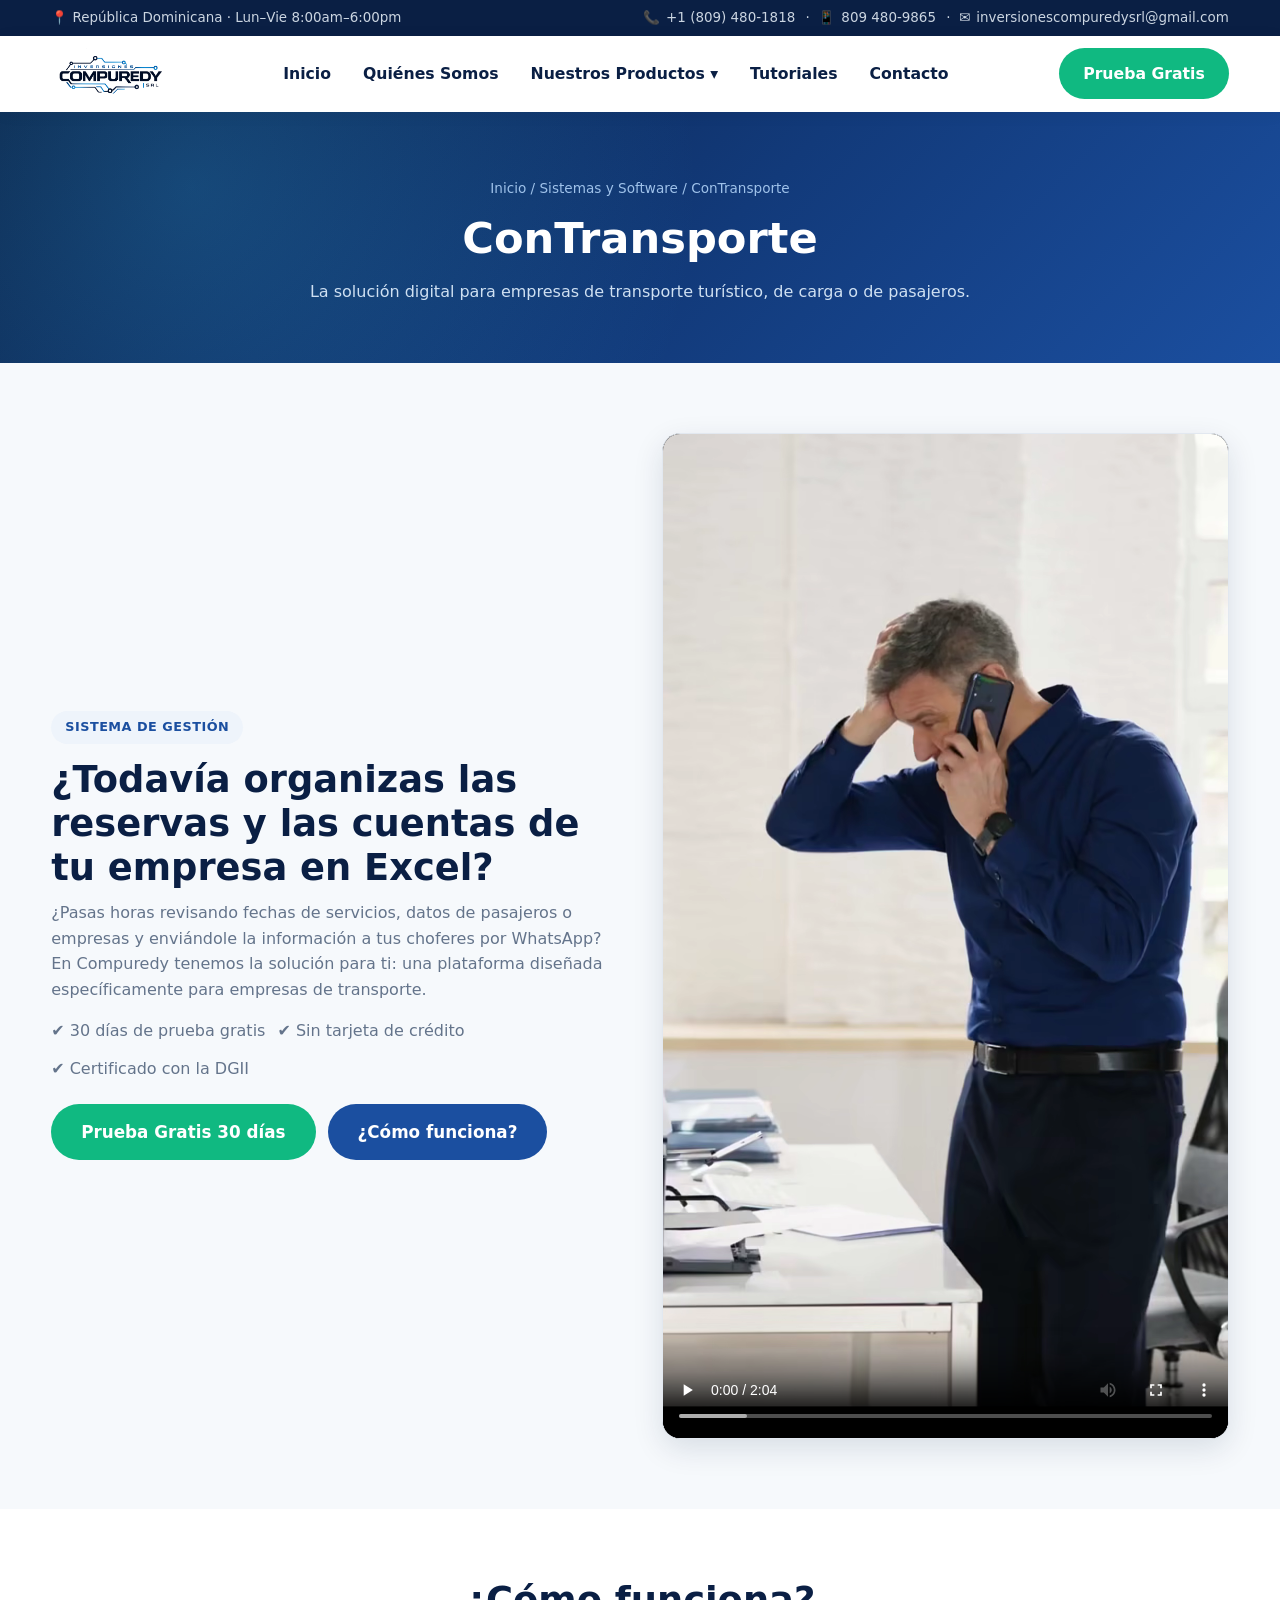
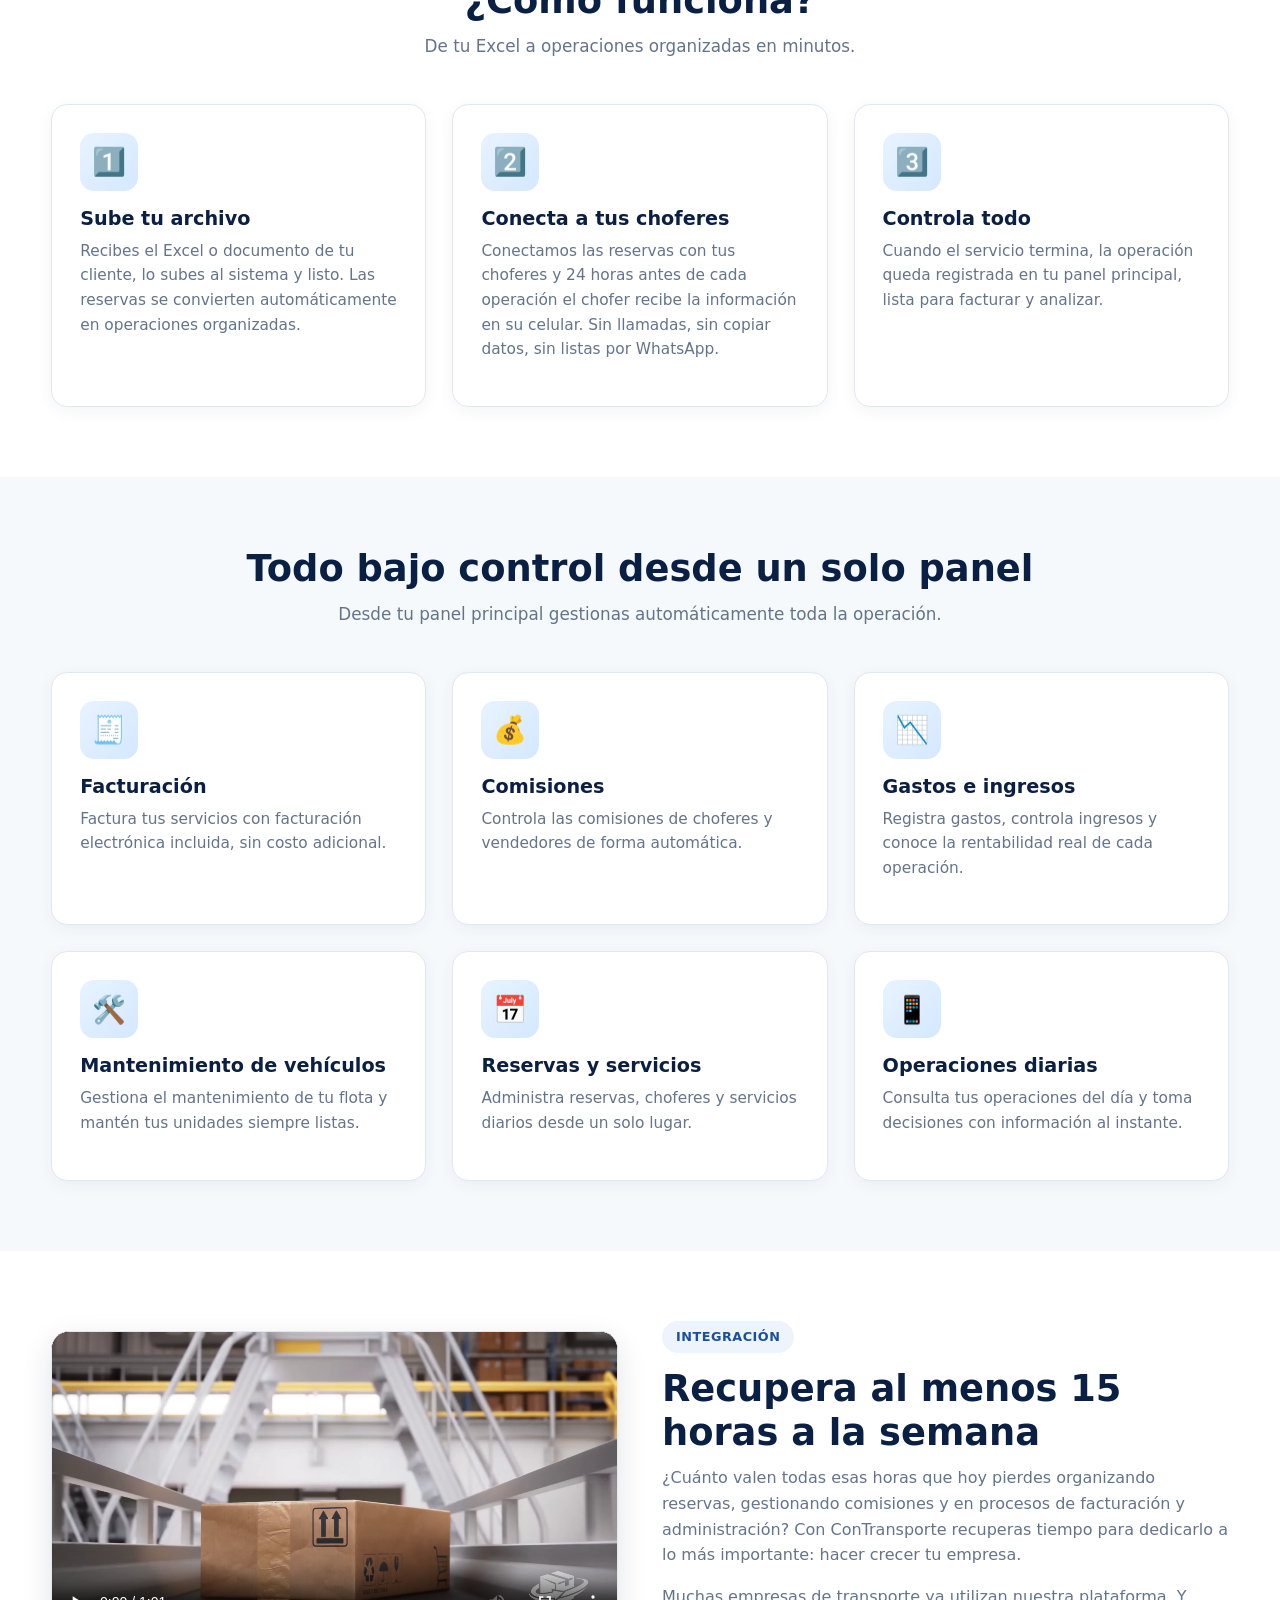
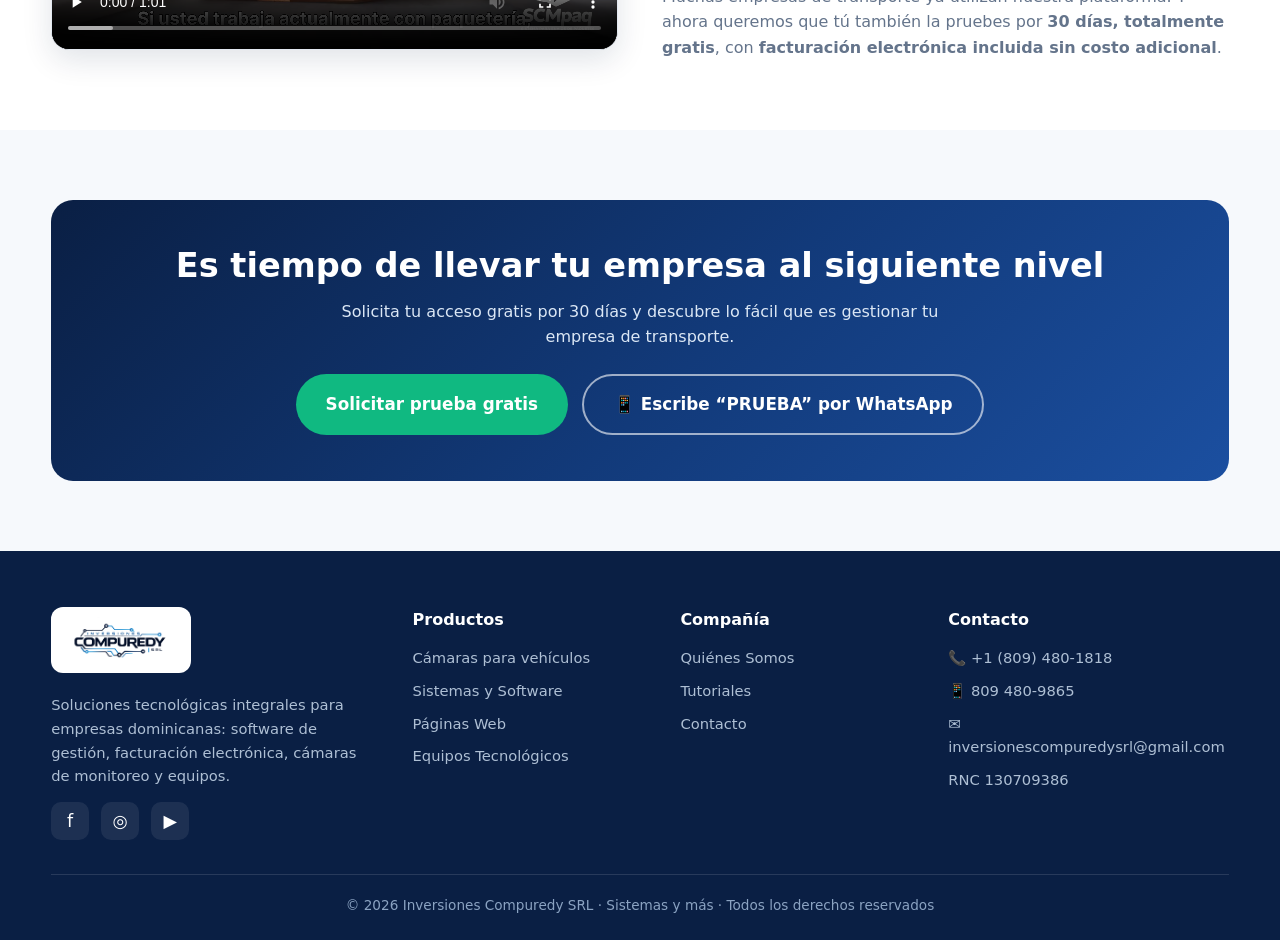
<file: contransporte.html>
<!DOCTYPE html>
<html lang="es">
<head>
<meta charset="UTF-8">
<meta name="viewport" content="width=device-width,initial-scale=1">
<title>ConTransporte · Sistema para empresas de transporte | Compuredy</title>
<meta name="description" content="La solución digital para empresas de transporte turístico, de carga o de pasajeros. Reservas, choferes, facturación y más.">
<style>
:root{
  --navy:#0a1f44;--navy2:#123a7a;--blue:#1b4fa0;--sky:#38bdf8;--sky2:#5ec6f2;
  --green:#10b981;--green2:#059669;--ink:#0f172a;--muted:#64748b;--line:#e2e8f0;
  --bg:#f6f9fc;--white:#fff;--radius:16px;--shadow:0 10px 30px rgba(10,31,68,.12);
  --grad:linear-gradient(135deg,#0a1f44 0%,#123a7a 55%,#1b4fa0 100%);
}
*{box-sizing:border-box;margin:0;padding:0}
html{scroll-behavior:smooth}
body{font-family:'Segoe UI',system-ui,-apple-system,Arial,sans-serif;color:var(--ink);background:var(--bg);line-height:1.6}
img{max-width:100%;display:block}
a{text-decoration:none;color:inherit}
.container{width:min(1180px,92%);margin:0 auto}
section{padding:70px 0}
h1,h2,h3{line-height:1.2;color:var(--navy)}
h2.sec-title{font-size:clamp(1.6rem,3vw,2.3rem);text-align:center;margin-bottom:10px}
.sec-sub{text-align:center;color:var(--muted);max-width:680px;margin:0 auto 44px;font-size:1.05rem}
.btn{display:inline-flex;align-items:center;gap:8px;border:none;cursor:pointer;font-weight:700;font-size:.98rem;padding:13px 24px;border-radius:999px;transition:.2s;font-family:inherit}
.btn-green{background:var(--green);color:#fff}
.btn-green:hover{background:var(--green2);transform:translateY(-2px)}
.btn-ghost{background:transparent;color:#fff;border:2px solid rgba(255,255,255,.6)}
.btn-ghost:hover{background:rgba(255,255,255,.12)}
.btn-blue{background:var(--blue);color:#fff}
.btn-blue:hover{background:var(--navy2);transform:translateY(-2px)}
.btn-lg{padding:15px 30px;font-size:1.05rem}
/* topbar */
.topbar{background:var(--navy);color:#cbd5e1;font-size:.84rem}
.topbar .container{display:flex;flex-wrap:wrap;gap:6px 22px;justify-content:space-between;align-items:center;padding:7px 0}
.topbar span{display:inline-flex;align-items:center;gap:6px}
.topbar a{color:#cbd5e1}
.topbar a:hover{color:#fff}
/* header */
.header{position:sticky;top:0;z-index:50;background:rgba(255,255,255,.96);backdrop-filter:blur(8px);box-shadow:0 2px 14px rgba(10,31,68,.07)}
.nav{display:flex;align-items:center;justify-content:space-between;padding:12px 0;gap:16px}
.nav .logo img{height:52px;width:auto}
.menu{display:flex;align-items:center;gap:4px;list-style:none}
.menu>li>a{display:block;padding:10px 14px;font-weight:600;color:var(--navy);border-radius:10px;font-size:.98rem}
.menu>li>a:hover,.menu>li>a.active{background:#eef4fb;color:var(--blue)}
.has-sub{position:relative}
.submenu{position:absolute;top:100%;left:0;min-width:260px;background:#fff;border:1px solid var(--line);border-radius:14px;box-shadow:var(--shadow);padding:8px;list-style:none;opacity:0;visibility:hidden;transform:translateY(8px);transition:.18s}
.has-sub:hover .submenu,.has-sub:focus-within .submenu{opacity:1;visibility:visible;transform:translateY(4px)}
.submenu a{display:flex;gap:10px;align-items:center;padding:11px 13px;border-radius:9px;font-weight:600;color:var(--ink);font-size:.94rem}
.submenu a:hover{background:#eef4fb;color:var(--blue)}
.submenu .ic{font-size:1.1rem}
.nav-cta{display:flex;align-items:center;gap:10px}
.burger{display:none;background:none;border:none;cursor:pointer;font-size:1.6rem;color:var(--navy)}
/* hero */
.hero{background:var(--grad);color:#fff;position:relative;overflow:hidden}
.hero::after{content:"";position:absolute;inset:0;background:radial-gradient(circle at 80% 20%,rgba(56,189,248,.25),transparent 45%);pointer-events:none}
.hero .container{display:grid;grid-template-columns:1.05fr .95fr;gap:48px;align-items:center;padding:72px 0;position:relative;z-index:1}
.hero .tag{display:inline-block;background:rgba(255,255,255,.14);border:1px solid rgba(255,255,255,.25);padding:7px 15px;border-radius:999px;font-size:.82rem;font-weight:600;margin-bottom:18px}
.hero h1{color:#fff;font-size:clamp(2rem,4.3vw,3.3rem);margin-bottom:18px}
.hero h1 .hl{color:var(--sky2)}
.hero p.lead{font-size:1.12rem;color:#dbe7f5;margin-bottom:28px;max-width:560px}
.hero .cta-row{display:flex;flex-wrap:wrap;gap:14px;margin-bottom:26px}
.hero .ticks{display:flex;flex-wrap:wrap;gap:18px;font-size:.9rem;color:#cfe0f2}
.hero .ticks span{display:inline-flex;align-items:center;gap:7px}
.hero-media{border-radius:18px;overflow:hidden;box-shadow:0 20px 50px rgba(0,0,0,.35);border:1px solid rgba(255,255,255,.12);background:#000}
.hero-media video{width:100%;display:block}
/* chips row */
.brandbar{background:var(--white);border-bottom:1px solid var(--line)}
.brandbar .container{display:flex;flex-wrap:wrap;gap:14px 30px;justify-content:center;align-items:center;padding:22px 0;color:var(--muted);font-weight:600;font-size:.95rem}
.brandbar b{color:var(--navy)}
/* product cards grid */
.grid{display:grid;gap:26px}
.grid-3{grid-template-columns:repeat(3,1fr)}
.grid-2{grid-template-columns:repeat(2,1fr)}
.grid-4{grid-template-columns:repeat(4,1fr)}
.card{background:#fff;border:1px solid var(--line);border-radius:var(--radius);padding:28px;box-shadow:0 4px 16px rgba(10,31,68,.05);transition:.22s;display:flex;flex-direction:column}
.card:hover{transform:translateY(-6px);box-shadow:var(--shadow);border-color:#c9ddf3}
.card .ic-box{width:58px;height:58px;border-radius:14px;display:grid;place-items:center;font-size:1.7rem;background:linear-gradient(135deg,#e8f3ff,#d4e8ff);margin-bottom:16px}
.card h3{font-size:1.2rem;margin-bottom:9px}
.card p{color:var(--muted);font-size:.96rem;margin-bottom:16px;flex:1}
.card .lnk{font-weight:700;color:var(--blue);display:inline-flex;align-items:center;gap:6px}
.card .lnk:hover{gap:11px}
/* feature list */
.feat{display:flex;gap:14px;align-items:flex-start;margin-bottom:16px}
.feat .fi{flex:0 0 auto;width:42px;height:42px;border-radius:11px;display:grid;place-items:center;background:#eef4fb;color:var(--blue);font-size:1.2rem}
.feat h4{color:var(--navy);font-size:1.05rem;margin-bottom:3px}
.feat p{color:var(--muted);font-size:.93rem}
/* split */
.split{display:grid;grid-template-columns:1fr 1fr;gap:44px;align-items:center}
.split.rev .txt{order:2}
.media-card{border-radius:18px;overflow:hidden;box-shadow:var(--shadow);border:1px solid var(--line);background:#000}
.media-card video{width:100%;display:block}
.pill{display:inline-block;background:#eef4fb;color:var(--blue);font-weight:700;font-size:.8rem;padding:6px 14px;border-radius:999px;margin-bottom:14px;letter-spacing:.5px}
.page-head{background:var(--grad);color:#fff;padding:66px 0 58px;text-align:center;position:relative;overflow:hidden}
.page-head::after{content:"";position:absolute;inset:0;background:radial-gradient(circle at 15% 30%,rgba(56,189,248,.22),transparent 46%);pointer-events:none}
.page-head h1{color:#fff;font-size:clamp(1.8rem,3.6vw,2.7rem);position:relative;z-index:1}
.page-head p{color:#cfe0f2;max-width:680px;margin:14px auto 0;position:relative;z-index:1}
.breadcrumb{font-size:.85rem;color:#9fc2ea;margin-bottom:14px;position:relative;z-index:1}
.breadcrumb a{color:#9fc2ea}
/* stats */
.stats{display:grid;grid-template-columns:repeat(4,1fr);gap:22px;text-align:center}
.stat{background:#fff;border:1px solid var(--line);border-radius:14px;padding:26px 14px;box-shadow:0 4px 16px rgba(10,31,68,.05)}
.stat .n{font-size:2rem;font-weight:800;color:var(--blue)}
.stat .l{color:var(--muted);font-size:.9rem;margin-top:4px}
/* cta band */
.cta-band{background:var(--grad);color:#fff;border-radius:22px;padding:46px;text-align:center;position:relative;overflow:hidden}
.cta-band h2{color:#fff;font-size:clamp(1.5rem,3vw,2.1rem);margin-bottom:12px}
.cta-band p{color:#dbe7f5;max-width:620px;margin:0 auto 24px}
.cta-row-c{display:flex;gap:14px;justify-content:center;flex-wrap:wrap}
.bg-soft{background:#fff}
/* system list cards */
.sys{display:flex;gap:20px;background:#fff;border:1px solid var(--line);border-radius:var(--radius);overflow:hidden;box-shadow:0 4px 16px rgba(10,31,68,.05);transition:.2s}
.sys:hover{box-shadow:var(--shadow);transform:translateY(-4px)}
.sys .thumb{flex:0 0 210px;background:var(--grad);display:grid;place-items:center;color:#fff;font-size:2.6rem}
.sys .body{padding:24px 26px 24px 6px;display:flex;flex-direction:column}
.sys .body h3{font-size:1.25rem;margin-bottom:6px}
.sys .body p{color:var(--muted);font-size:.96rem;margin-bottom:14px;flex:1}
.badge{display:inline-block;background:#dcfce7;color:#047857;font-weight:700;font-size:.74rem;padding:4px 11px;border-radius:999px;margin-left:8px;vertical-align:middle}
.badge.soon{background:#fef3c7;color:#92400e}
/* yt */
.yt-grid{display:grid;grid-template-columns:repeat(2,1fr);gap:26px}
.yt-card{background:#fff;border:1px solid var(--line);border-radius:var(--radius);overflow:hidden;box-shadow:0 4px 16px rgba(10,31,68,.05)}
.yt-card video{width:100%;display:block;background:#000}
.yt-card .cap{padding:16px 20px}
.yt-card .cap h3{font-size:1.08rem;margin-bottom:4px}
.yt-card .cap p{color:var(--muted);font-size:.9rem}
/* contact */
.cform{display:grid;grid-template-columns:1fr 1fr;gap:14px}
.cform .full{grid-column:1/-1}
.cform input,.cform textarea,.cform select{width:100%;padding:13px 15px;border:1px solid var(--line);border-radius:11px;font-family:inherit;font-size:.96rem;background:#fff}
.cform textarea{min-height:130px;resize:vertical}
.info-item{display:flex;gap:14px;align-items:flex-start;margin-bottom:20px}
.info-item .ii{width:46px;height:46px;border-radius:12px;background:#eef4fb;color:var(--blue);display:grid;place-items:center;font-size:1.3rem;flex:0 0 auto}
.info-item b{color:var(--navy)}
.info-item span{color:var(--muted);font-size:.95rem}
/* footer */
.footer{background:var(--navy);color:#aebfd4;padding:56px 0 24px;font-size:.92rem}
.footer .cols{display:grid;grid-template-columns:1.4fr 1fr 1fr 1.2fr;gap:34px;margin-bottom:34px}
.footer img{height:42px;margin-bottom:14px}
.footer .foot-logo{display:inline-block;background:#fff;padding:10px 16px;border-radius:12px;margin-bottom:14px}
.footer .foot-logo img{height:46px;margin:0;display:block}
.footer h4{color:#fff;font-size:1rem;margin-bottom:14px}
.footer ul{list-style:none}
.footer li{margin-bottom:9px}
.footer a:hover{color:#fff}
.footer .soc{display:flex;gap:12px;margin-top:14px}
.footer .soc a{width:38px;height:38px;border-radius:10px;background:rgba(255,255,255,.08);display:grid;place-items:center;font-size:1.1rem;color:#fff}
.footer .soc a:hover{background:var(--blue)}
.footer .bottom{border-top:1px solid rgba(255,255,255,.12);padding-top:20px;text-align:center;font-size:.85rem;color:#8ba3c2}
/* responsive */
@media(max-width:900px){
  .hero .container,.split{grid-template-columns:1fr}
  .split.rev .txt{order:0}
  .grid-3,.grid-4,.yt-grid,.cform,.stats{grid-template-columns:1fr 1fr}
  .footer .cols{grid-template-columns:1fr 1fr}
  .menu{position:fixed;top:0;right:-100%;height:100vh;width:270px;background:#fff;flex-direction:column;align-items:stretch;padding:80px 18px 20px;box-shadow:-10px 0 30px rgba(0,0,0,.15);transition:.25s;overflow-y:auto}
  .menu.open{right:0}
  .submenu{position:static;opacity:1;visibility:visible;transform:none;box-shadow:none;border:none;padding:4px 0 4px 12px;min-width:auto}
  .burger{display:block}
}
@media(max-width:560px){
  .grid-3,.grid-4,.yt-grid,.cform,.stats,.grid-2{grid-template-columns:1fr}
  .footer .cols{grid-template-columns:1fr}
  .sys{flex-direction:column}
  .sys .thumb{flex:0 0 150px}
  section{padding:50px 0}
  .cta-band{padding:34px 22px}
}

</style>
<link rel="icon" href="/src/img/logo.svg">
</head>
<body>
<div class="topbar"><div class="container">
  <span>📍 República Dominicana · Lun–Vie 8:00am–6:00pm</span>
  <span>📞 <a href="tel:+18094801818">+1 (809) 480-1818</a> &nbsp;·&nbsp; 📱 <a href="https://wa.me/18094809865">809 480-9865</a> &nbsp;·&nbsp; ✉️ <a href="mailto:inversionescompuredysrl@gmail.com">inversionescompuredysrl@gmail.com</a></span>
</div></div>
<header class="header"><div class="container"><nav class="nav">
  <a href="index.html" class="logo"><img src="/src/img/logo-original.png" alt="Inversiones Compuredy SRL"></a>
  <ul class="menu">
    <li><a href="index.html">Inicio</a></li>
    <li><a href="quienes-somos.html">Quiénes Somos</a></li>
    <li class="has-sub"><a href="#">Nuestros Productos ▾</a>
      <ul class="submenu">
        <li><a href="camaras.html"><span class="ic">📹</span> Cámaras para Vehículos</a></li>
        <li><a href="sistemas.html"><span class="ic">💻</span> Sistemas y Software</a></li>
        <li><a href="paginas-web.html"><span class="ic">🌐</span> Páginas Web y Perfiles</a></li>
        <li><a href="equipos.html"><span class="ic">🖨️</span> Equipos Tecnológicos</a></li>
      </ul>
    </li>
    <li><a href="tutoriales.html">Tutoriales</a></li>
    <li><a href="contacto.html">Contacto</a></li>
  </ul>
  <div class="nav-cta">
    <a href="contacto.html" class="btn btn-green">Prueba Gratis</a>
    <button class="burger" aria-label="Menú">☰</button>
  </div>
</nav></div></header>
<section class="page-head"><div class="container">
  <div class="breadcrumb"><a href="index.html">Inicio</a> / <a href="sistemas.html">Sistemas y Software</a> / ConTransporte</div>
  <h1>ConTransporte</h1>
  <p>La solución digital para empresas de transporte turístico, de carga o de pasajeros.</p>
</div></section>

<section><div class="container">
  <div class="split">
    <div class="txt">
      <span class="pill">SISTEMA DE GESTIÓN</span>
      <h2 class="sec-title" style="text-align:left">¿Todavía organizas las reservas y las cuentas de tu empresa en Excel?</h2>
      <p style="color:var(--muted);margin-bottom:16px">¿Pasas horas revisando fechas de servicios, datos de pasajeros o empresas y enviándole la información a tus choferes por WhatsApp? En Compuredy tenemos la solución para ti: una plataforma diseñada específicamente para empresas de transporte.</p>
      <div class="ticks" style="display:flex;flex-wrap:wrap;gap:12px;color:var(--muted)">
        <span>✔ 30 días de prueba gratis</span>
        <span>✔ Sin tarjeta de crédito</span>
        <span>✔ Certificado con la DGII</span>
      </div>
      <div class="cta-row" style="margin-top:22px;display:flex;gap:12px;flex-wrap:wrap">
        <a href="contacto.html" class="btn btn-green btn-lg">Prueba Gratis 30 días</a>
        <a href="#como" class="btn btn-blue btn-lg">¿Cómo funciona?</a>
      </div>
    </div>
    <div class="media-card"><video src="/src/videos/contransporte-gestion.mp4" controls playsinline preload="metadata"></video></div>
  </div>
</div></section>

<section id="como" class="bg-soft"><div class="container">
  <h2 class="sec-title">¿Cómo funciona?</h2>
  <p class="sec-sub">De tu Excel a operaciones organizadas en minutos.</p>
  <div class="grid grid-3">
    <div class="card"><div class="ic-box">1️⃣</div><h3>Sube tu archivo</h3><p>Recibes el Excel o documento de tu cliente, lo subes al sistema y listo. Las reservas se convierten automáticamente en operaciones organizadas.</p></div>
    <div class="card"><div class="ic-box">2️⃣</div><h3>Conecta a tus choferes</h3><p>Conectamos las reservas con tus choferes y 24 horas antes de cada operación el chofer recibe la información en su celular. Sin llamadas, sin copiar datos, sin listas por WhatsApp.</p></div>
    <div class="card"><div class="ic-box">3️⃣</div><h3>Controla todo</h3><p>Cuando el servicio termina, la operación queda registrada en tu panel principal, lista para facturar y analizar.</p></div>
  </div>
</div></section>

<section><div class="container">
  <h2 class="sec-title">Todo bajo control desde un solo panel</h2>
  <p class="sec-sub">Desde tu panel principal gestionas automáticamente toda la operación.</p>
  <div class="grid grid-3">
    <div class="card"><div class="ic-box">🧾</div><h3>Facturación</h3><p>Factura tus servicios con facturación electrónica incluida, sin costo adicional.</p></div>
    <div class="card"><div class="ic-box">💰</div><h3>Comisiones</h3><p>Controla las comisiones de choferes y vendedores de forma automática.</p></div>
    <div class="card"><div class="ic-box">📉</div><h3>Gastos e ingresos</h3><p>Registra gastos, controla ingresos y conoce la rentabilidad real de cada operación.</p></div>
    <div class="card"><div class="ic-box">🛠️</div><h3>Mantenimiento de vehículos</h3><p>Gestiona el mantenimiento de tu flota y mantén tus unidades siempre listas.</p></div>
    <div class="card"><div class="ic-box">📅</div><h3>Reservas y servicios</h3><p>Administra reservas, choferes y servicios diarios desde un solo lugar.</p></div>
    <div class="card"><div class="ic-box">📱</div><h3>Operaciones diarias</h3><p>Consulta tus operaciones del día y toma decisiones con información al instante.</p></div>
  </div>
</div></section>

<section class="bg-soft"><div class="container">
  <div class="split rev">
    <div class="media-card"><video src="/src/videos/acmpaq-1.mp4" controls playsinline preload="metadata"></video></div>
    <div class="txt">
      <span class="pill">INTEGRACIÓN</span>
      <h2 class="sec-title" style="text-align:left">Recupera al menos 15 horas a la semana</h2>
      <p style="color:var(--muted);margin-bottom:16px">¿Cuánto valen todas esas horas que hoy pierdes organizando reservas, gestionando comisiones y en procesos de facturación y administración? Con ConTransporte recuperas tiempo para dedicarlo a lo más importante: hacer crecer tu empresa.</p>
      <p style="color:var(--muted)">Muchas empresas de transporte ya utilizan nuestra plataforma. Y ahora queremos que tú también la pruebes por <strong>30 días, totalmente gratis</strong>, con <strong>facturación electrónica incluida sin costo adicional</strong>.</p>
    </div>
  </div>
</div></section>

<section><div class="container"><div class="cta-band">
  <h2>Es tiempo de llevar tu empresa al siguiente nivel</h2>
  <p>Solicita tu acceso gratis por 30 días y descubre lo fácil que es gestionar tu empresa de transporte.</p>
  <div class="cta-row-c"><a href="contacto.html" class="btn btn-green btn-lg">Solicitar prueba gratis</a><a href="https://wa.me/18094809865" class="btn btn-ghost btn-lg">📱 Escribe “PRUEBA” por WhatsApp</a></div>
</div></div></section>
<footer class="footer"><div class="container">
  <div class="cols">
    <div>
      <span class="foot-logo"><img src="/src/img/logo-compuredy.png" alt="Inversiones Compuredy SRL"></span>
      <p>Soluciones tecnológicas integrales para empresas dominicanas: software de gestión, facturación electrónica, cámaras de monitoreo y equipos.</p>
      <div class="soc">
        <a href="https://www.facebook.com/compuredy" target="_blank" rel="noopener" title="Facebook">f</a>
        <a href="https://www.instagram.com/compuredy" target="_blank" rel="noopener" title="Instagram">◎</a>
        <a href="https://www.youtube.com/@InversionesCompuredysrl" target="_blank" rel="noopener" title="YouTube">▶</a>
      </div>
    </div>
    <div><h4>Productos</h4><ul>
      <li><a href="camaras.html">Cámaras para vehículos</a></li>
      <li><a href="sistemas.html">Sistemas y Software</a></li>
      <li><a href="paginas-web.html">Páginas Web</a></li>
      <li><a href="equipos.html">Equipos Tecnológicos</a></li>
    </ul></div>
    <div><h4>Compañía</h4><ul>
      <li><a href="quienes-somos.html">Quiénes Somos</a></li>
      <li><a href="tutoriales.html">Tutoriales</a></li>
      <li><a href="contacto.html">Contacto</a></li>
    </ul></div>
    <div><h4>Contacto</h4><ul>
      <li>📞 +1 (809) 480-1818</li>
      <li>📱 809 480-9865</li>
      <li>✉️ inversionescompuredysrl@gmail.com</li>
      <li>RNC 130709386</li>
    </ul></div>
  </div>
  <div class="bottom">© <span id="year"></span> Inversiones Compuredy SRL · Sistemas y más · Todos los derechos reservados</div>
</div></footer>
<script>
// Compuredy - navegación móvil y año dinámico
(function(){
  // marcar enlace activo según la página actual
  var path=location.pathname.split('/').pop()||'index.html';
  document.querySelectorAll('.menu>li>a').forEach(function(a){
    var href=a.getAttribute('href');
    if(href===path) a.classList.add('active');
  });
  var burger=document.querySelector('.burger');
  var menu=document.querySelector('.menu');
  if(burger&&menu){
    burger.addEventListener('click',function(){menu.classList.toggle('open');});
    menu.querySelectorAll('a').forEach(function(a){
      a.addEventListener('click',function(){ if(window.innerWidth<=900 && !a.closest('.has-sub')) menu.classList.remove('open'); });
    });
  }
  var y=document.getElementById('year'); if(y) y.textContent=new Date().getFullYear();
  // formulario de contacto -> abrir correo
  var f=document.getElementById('contactForm');
  if(f){
    f.addEventListener('submit',function(e){
      e.preventDefault();
      var n=encodeURIComponent(f.nombre.value||'');
      var em=encodeURIComponent(f.email.value||'');
      var tel=encodeURIComponent(f.telefono.value||'');
      var ser=encodeURIComponent(f.servicio.value||'');
      var m=encodeURIComponent(f.mensaje.value||'');
      var body='Nombre: '+n+'%0D%0ACorreo: '+em+'%0D%0ATeléfono: '+tel+'%0D%0AInterés: '+ser+'%0D%0A%0D%0A'+m;
      window.location.href='mailto:inversionescompuredysrl@gmail.com?subject=Solicitud%20desde%20la%20web%20-%20'+ser+'&body='+body;
    });
  }
})();

</script>
</body>
</html>
</file>
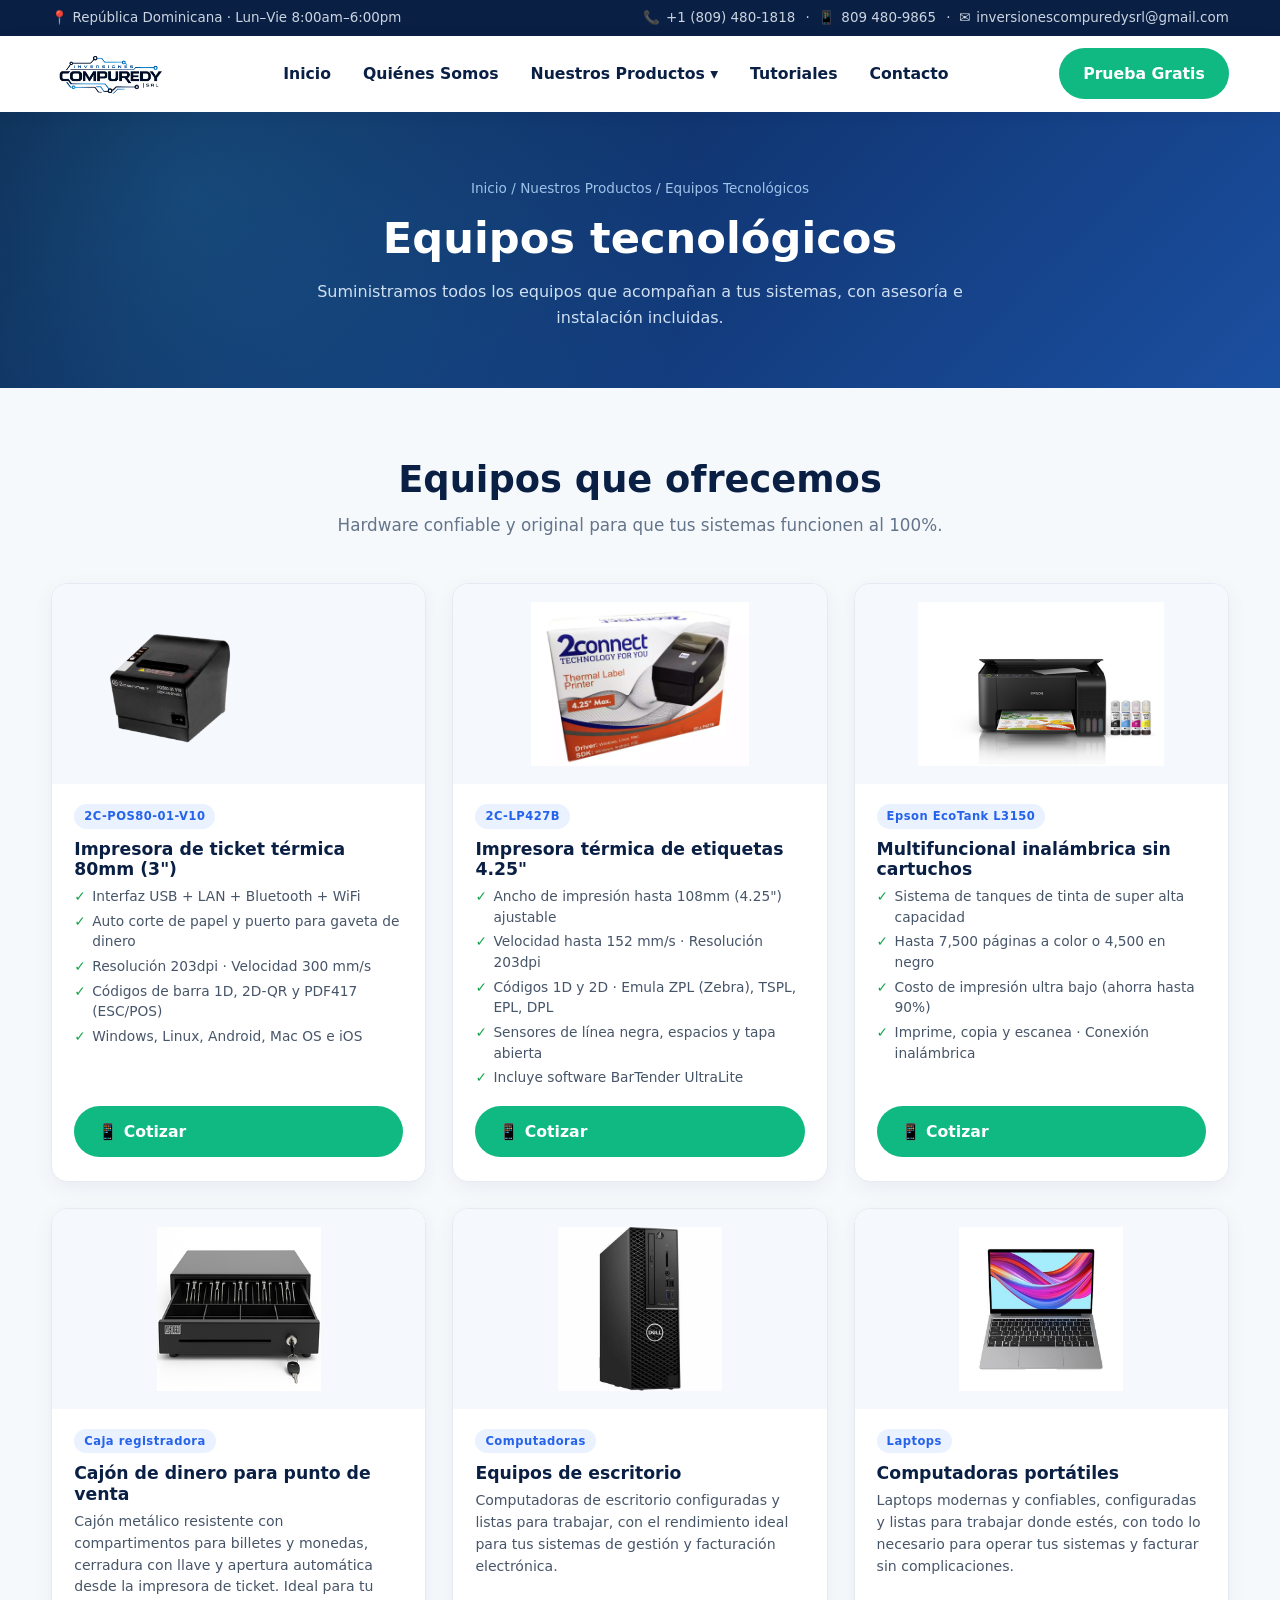
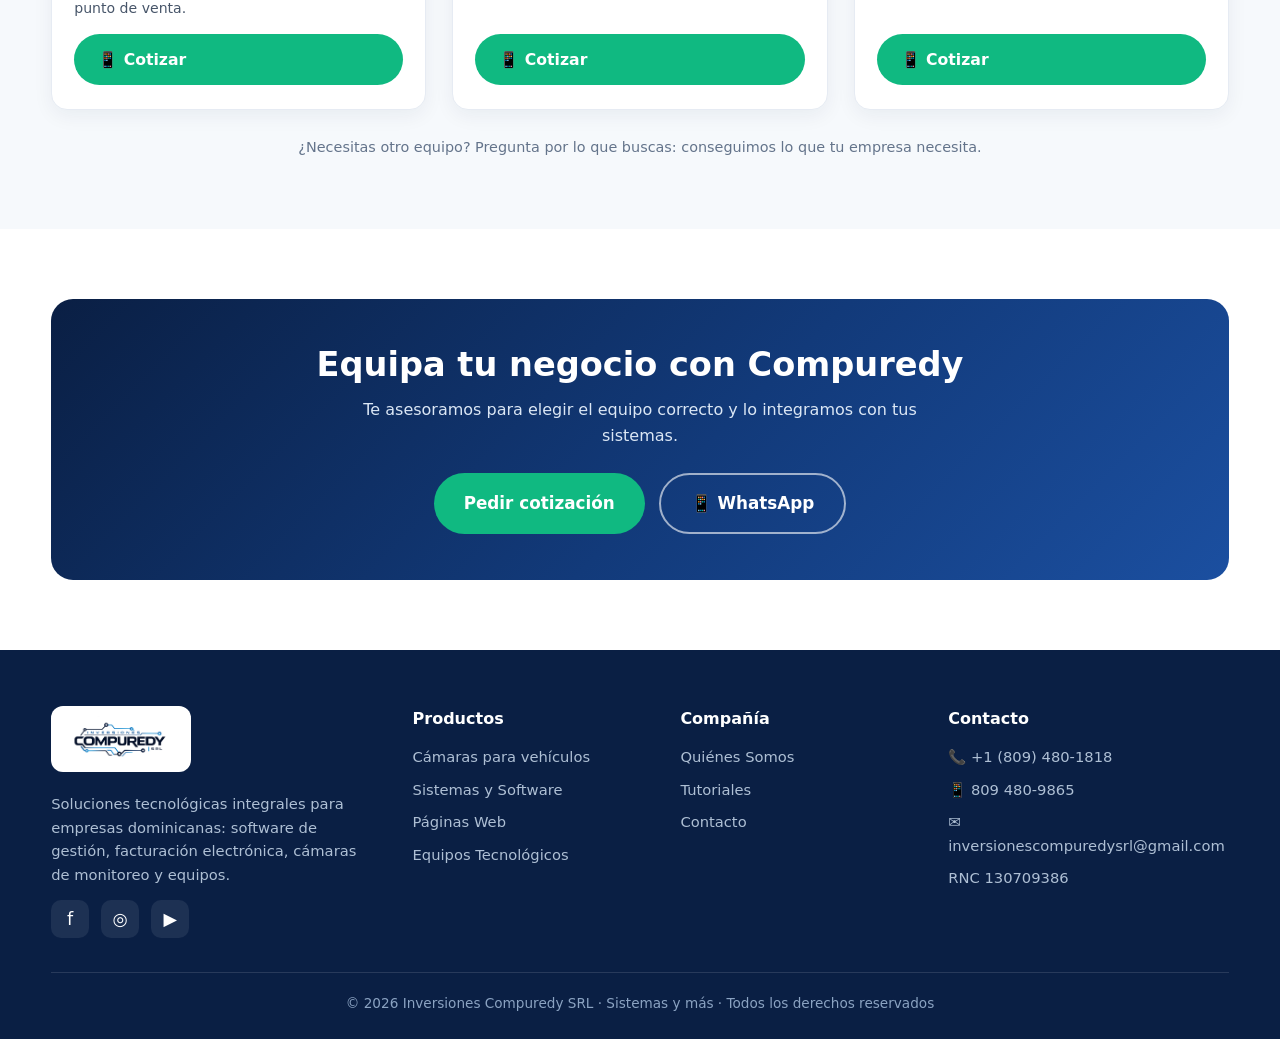
<file: equipos.html>
<!DOCTYPE html>
<html lang="es">
<head>
<meta charset="UTF-8">
<meta name="viewport" content="width=device-width,initial-scale=1">
<title>Equipos tecnológicos | Compuredy</title>
<meta name="description" content="Impresoras, cajas registradoras, computadoras, escáneres, CPU y más para tu negocio.">
<style>
:root{
  --navy:#0a1f44;--navy2:#123a7a;--blue:#1b4fa0;--sky:#38bdf8;--sky2:#5ec6f2;
  --green:#10b981;--green2:#059669;--ink:#0f172a;--muted:#64748b;--line:#e2e8f0;
  --bg:#f6f9fc;--white:#fff;--radius:16px;--shadow:0 10px 30px rgba(10,31,68,.12);
  --grad:linear-gradient(135deg,#0a1f44 0%,#123a7a 55%,#1b4fa0 100%);
}
*{box-sizing:border-box;margin:0;padding:0}
html{scroll-behavior:smooth}
body{font-family:'Segoe UI',system-ui,-apple-system,Arial,sans-serif;color:var(--ink);background:var(--bg);line-height:1.6}
img{max-width:100%;display:block}
a{text-decoration:none;color:inherit}
.container{width:min(1180px,92%);margin:0 auto}
section{padding:70px 0}
h1,h2,h3{line-height:1.2;color:var(--navy)}
h2.sec-title{font-size:clamp(1.6rem,3vw,2.3rem);text-align:center;margin-bottom:10px}
.sec-sub{text-align:center;color:var(--muted);max-width:680px;margin:0 auto 44px;font-size:1.05rem}
.btn{display:inline-flex;align-items:center;gap:8px;border:none;cursor:pointer;font-weight:700;font-size:.98rem;padding:13px 24px;border-radius:999px;transition:.2s;font-family:inherit}
.btn-green{background:var(--green);color:#fff}
.btn-green:hover{background:var(--green2);transform:translateY(-2px)}
.btn-ghost{background:transparent;color:#fff;border:2px solid rgba(255,255,255,.6)}
.btn-ghost:hover{background:rgba(255,255,255,.12)}
.btn-blue{background:var(--blue);color:#fff}
.btn-blue:hover{background:var(--navy2);transform:translateY(-2px)}
.btn-lg{padding:15px 30px;font-size:1.05rem}
/* topbar */
.topbar{background:var(--navy);color:#cbd5e1;font-size:.84rem}
.topbar .container{display:flex;flex-wrap:wrap;gap:6px 22px;justify-content:space-between;align-items:center;padding:7px 0}
.topbar span{display:inline-flex;align-items:center;gap:6px}
.topbar a{color:#cbd5e1}
.topbar a:hover{color:#fff}
/* header */
.header{position:sticky;top:0;z-index:50;background:rgba(255,255,255,.96);backdrop-filter:blur(8px);box-shadow:0 2px 14px rgba(10,31,68,.07)}
.nav{display:flex;align-items:center;justify-content:space-between;padding:12px 0;gap:16px}
.nav .logo img{height:52px;width:auto}
.menu{display:flex;align-items:center;gap:4px;list-style:none}
.menu>li>a{display:block;padding:10px 14px;font-weight:600;color:var(--navy);border-radius:10px;font-size:.98rem}
.menu>li>a:hover,.menu>li>a.active{background:#eef4fb;color:var(--blue)}
.has-sub{position:relative}
.submenu{position:absolute;top:100%;left:0;min-width:260px;background:#fff;border:1px solid var(--line);border-radius:14px;box-shadow:var(--shadow);padding:8px;list-style:none;opacity:0;visibility:hidden;transform:translateY(8px);transition:.18s}
.has-sub:hover .submenu,.has-sub:focus-within .submenu{opacity:1;visibility:visible;transform:translateY(4px)}
.submenu a{display:flex;gap:10px;align-items:center;padding:11px 13px;border-radius:9px;font-weight:600;color:var(--ink);font-size:.94rem}
.submenu a:hover{background:#eef4fb;color:var(--blue)}
.submenu .ic{font-size:1.1rem}
.nav-cta{display:flex;align-items:center;gap:10px}
.burger{display:none;background:none;border:none;cursor:pointer;font-size:1.6rem;color:var(--navy)}
/* hero */
.hero{background:var(--grad);color:#fff;position:relative;overflow:hidden}
.hero::after{content:"";position:absolute;inset:0;background:radial-gradient(circle at 80% 20%,rgba(56,189,248,.25),transparent 45%);pointer-events:none}
.hero .container{display:grid;grid-template-columns:1.05fr .95fr;gap:48px;align-items:center;padding:72px 0;position:relative;z-index:1}
.hero .tag{display:inline-block;background:rgba(255,255,255,.14);border:1px solid rgba(255,255,255,.25);padding:7px 15px;border-radius:999px;font-size:.82rem;font-weight:600;margin-bottom:18px}
.hero h1{color:#fff;font-size:clamp(2rem,4.3vw,3.3rem);margin-bottom:18px}
.hero h1 .hl{color:var(--sky2)}
.hero p.lead{font-size:1.12rem;color:#dbe7f5;margin-bottom:28px;max-width:560px}
.hero .cta-row{display:flex;flex-wrap:wrap;gap:14px;margin-bottom:26px}
.hero .ticks{display:flex;flex-wrap:wrap;gap:18px;font-size:.9rem;color:#cfe0f2}
.hero .ticks span{display:inline-flex;align-items:center;gap:7px}
.hero-media{border-radius:18px;overflow:hidden;box-shadow:0 20px 50px rgba(0,0,0,.35);border:1px solid rgba(255,255,255,.12);background:#000}
.hero-media video{width:100%;display:block}
/* chips row */
.brandbar{background:var(--white);border-bottom:1px solid var(--line)}
.brandbar .container{display:flex;flex-wrap:wrap;gap:14px 30px;justify-content:center;align-items:center;padding:22px 0;color:var(--muted);font-weight:600;font-size:.95rem}
.brandbar b{color:var(--navy)}
/* product cards grid */
.grid{display:grid;gap:26px}
.grid-3{grid-template-columns:repeat(3,1fr)}
.grid-2{grid-template-columns:repeat(2,1fr)}
.grid-4{grid-template-columns:repeat(4,1fr)}
.card{background:#fff;border:1px solid var(--line);border-radius:var(--radius);padding:28px;box-shadow:0 4px 16px rgba(10,31,68,.05);transition:.22s;display:flex;flex-direction:column}
.card:hover{transform:translateY(-6px);box-shadow:var(--shadow);border-color:#c9ddf3}
.card .ic-box{width:58px;height:58px;border-radius:14px;display:grid;place-items:center;font-size:1.7rem;background:linear-gradient(135deg,#e8f3ff,#d4e8ff);margin-bottom:16px}
.card h3{font-size:1.2rem;margin-bottom:9px}
.card p{color:var(--muted);font-size:.96rem;margin-bottom:16px;flex:1}
.card .lnk{font-weight:700;color:var(--blue);display:inline-flex;align-items:center;gap:6px}
.card .lnk:hover{gap:11px}
/* feature list */
.feat{display:flex;gap:14px;align-items:flex-start;margin-bottom:16px}
.feat .fi{flex:0 0 auto;width:42px;height:42px;border-radius:11px;display:grid;place-items:center;background:#eef4fb;color:var(--blue);font-size:1.2rem}
.feat h4{color:var(--navy);font-size:1.05rem;margin-bottom:3px}
.feat p{color:var(--muted);font-size:.93rem}
/* split */
.split{display:grid;grid-template-columns:1fr 1fr;gap:44px;align-items:center}
.split.rev .txt{order:2}
.media-card{border-radius:18px;overflow:hidden;box-shadow:var(--shadow);border:1px solid var(--line);background:#000}
.media-card video{width:100%;display:block}
.pill{display:inline-block;background:#eef4fb;color:var(--blue);font-weight:700;font-size:.8rem;padding:6px 14px;border-radius:999px;margin-bottom:14px;letter-spacing:.5px}
.page-head{background:var(--grad);color:#fff;padding:66px 0 58px;text-align:center;position:relative;overflow:hidden}
.page-head::after{content:"";position:absolute;inset:0;background:radial-gradient(circle at 15% 30%,rgba(56,189,248,.22),transparent 46%);pointer-events:none}
.page-head h1{color:#fff;font-size:clamp(1.8rem,3.6vw,2.7rem);position:relative;z-index:1}
.page-head p{color:#cfe0f2;max-width:680px;margin:14px auto 0;position:relative;z-index:1}
.breadcrumb{font-size:.85rem;color:#9fc2ea;margin-bottom:14px;position:relative;z-index:1}
.breadcrumb a{color:#9fc2ea}
/* stats */
.stats{display:grid;grid-template-columns:repeat(4,1fr);gap:22px;text-align:center}
.stat{background:#fff;border:1px solid var(--line);border-radius:14px;padding:26px 14px;box-shadow:0 4px 16px rgba(10,31,68,.05)}
.stat .n{font-size:2rem;font-weight:800;color:var(--blue)}
.stat .l{color:var(--muted);font-size:.9rem;margin-top:4px}
/* cta band */
.cta-band{background:var(--grad);color:#fff;border-radius:22px;padding:46px;text-align:center;position:relative;overflow:hidden}
.cta-band h2{color:#fff;font-size:clamp(1.5rem,3vw,2.1rem);margin-bottom:12px}
.cta-band p{color:#dbe7f5;max-width:620px;margin:0 auto 24px}
.cta-row-c{display:flex;gap:14px;justify-content:center;flex-wrap:wrap}
.bg-soft{background:#fff}
/* system list cards */
.sys{display:flex;gap:20px;background:#fff;border:1px solid var(--line);border-radius:var(--radius);overflow:hidden;box-shadow:0 4px 16px rgba(10,31,68,.05);transition:.2s}
.sys:hover{box-shadow:var(--shadow);transform:translateY(-4px)}
.sys .thumb{flex:0 0 210px;background:var(--grad);display:grid;place-items:center;color:#fff;font-size:2.6rem}
.sys .body{padding:24px 26px 24px 6px;display:flex;flex-direction:column}
.sys .body h3{font-size:1.25rem;margin-bottom:6px}
.sys .body p{color:var(--muted);font-size:.96rem;margin-bottom:14px;flex:1}
.badge{display:inline-block;background:#dcfce7;color:#047857;font-weight:700;font-size:.74rem;padding:4px 11px;border-radius:999px;margin-left:8px;vertical-align:middle}
.badge.soon{background:#fef3c7;color:#92400e}
/* yt */
.yt-grid{display:grid;grid-template-columns:repeat(2,1fr);gap:26px}
.yt-card{background:#fff;border:1px solid var(--line);border-radius:var(--radius);overflow:hidden;box-shadow:0 4px 16px rgba(10,31,68,.05)}
.yt-card video{width:100%;display:block;background:#000}
.yt-card .cap{padding:16px 20px}
.yt-card .cap h3{font-size:1.08rem;margin-bottom:4px}
.yt-card .cap p{color:var(--muted);font-size:.9rem}
/* contact */
.cform{display:grid;grid-template-columns:1fr 1fr;gap:14px}
.cform .full{grid-column:1/-1}
.cform input,.cform textarea,.cform select{width:100%;padding:13px 15px;border:1px solid var(--line);border-radius:11px;font-family:inherit;font-size:.96rem;background:#fff}
.cform textarea{min-height:130px;resize:vertical}
.info-item{display:flex;gap:14px;align-items:flex-start;margin-bottom:20px}
.info-item .ii{width:46px;height:46px;border-radius:12px;background:#eef4fb;color:var(--blue);display:grid;place-items:center;font-size:1.3rem;flex:0 0 auto}
.info-item b{color:var(--navy)}
.info-item span{color:var(--muted);font-size:.95rem}
/* footer */
.footer{background:var(--navy);color:#aebfd4;padding:56px 0 24px;font-size:.92rem}
.footer .cols{display:grid;grid-template-columns:1.4fr 1fr 1fr 1.2fr;gap:34px;margin-bottom:34px}
.footer img{height:42px;margin-bottom:14px}
.footer .foot-logo{display:inline-block;background:#fff;padding:10px 16px;border-radius:12px;margin-bottom:14px}
.footer .foot-logo img{height:46px;margin:0;display:block}
.footer h4{color:#fff;font-size:1rem;margin-bottom:14px}
.footer ul{list-style:none}
.footer li{margin-bottom:9px}
.footer a:hover{color:#fff}
.footer .soc{display:flex;gap:12px;margin-top:14px}
.footer .soc a{width:38px;height:38px;border-radius:10px;background:rgba(255,255,255,.08);display:grid;place-items:center;font-size:1.1rem;color:#fff}
.footer .soc a:hover{background:var(--blue)}
.footer .bottom{border-top:1px solid rgba(255,255,255,.12);padding-top:20px;text-align:center;font-size:.85rem;color:#8ba3c2}
/* responsive */
@media(max-width:900px){
  .hero .container,.split{grid-template-columns:1fr}
  .split.rev .txt{order:0}
  .grid-3,.grid-4,.yt-grid,.cform,.stats{grid-template-columns:1fr 1fr}
  .footer .cols{grid-template-columns:1fr 1fr}
  .menu{position:fixed;top:0;right:-100%;height:100vh;width:270px;background:#fff;flex-direction:column;align-items:stretch;padding:80px 18px 20px;box-shadow:-10px 0 30px rgba(0,0,0,.15);transition:.25s;overflow-y:auto}
  .menu.open{right:0}
  .submenu{position:static;opacity:1;visibility:visible;transform:none;box-shadow:none;border:none;padding:4px 0 4px 12px;min-width:auto}
  .burger{display:block}
}
@media(max-width:560px){
  .grid-3,.grid-4,.yt-grid,.cform,.stats,.grid-2{grid-template-columns:1fr}
  .footer .cols{grid-template-columns:1fr}
  .sys{flex-direction:column}
  .sys .thumb{flex:0 0 150px}
  section{padding:50px 0}
  .cta-band{padding:34px 22px}
}

</style>
<link rel="icon" href="/src/img/logo.svg">
<style>
.eq-grid{display:grid;grid-template-columns:repeat(3,1fr);gap:26px;margin-top:10px}
@media(max-width:900px){.eq-grid{grid-template-columns:repeat(2,1fr)}}
@media(max-width:600px){.eq-grid{grid-template-columns:1fr}}
.eq-card{background:#fff;border:1px solid #e6ebf3;border-radius:16px;overflow:hidden;display:flex;flex-direction:column;box-shadow:0 6px 20px rgba(10,31,68,.06);transition:transform .18s ease,box-shadow .18s ease}
.eq-card:hover{transform:translateY(-4px);box-shadow:0 14px 32px rgba(10,31,68,.12)}
.eq-media{height:200px;background:#f5f8fc;display:flex;align-items:center;justify-content:center;padding:18px}
.eq-media img{max-width:100%;max-height:100%;object-fit:contain}
.eq-body{padding:20px 22px 24px;display:flex;flex-direction:column;flex:1}
.eq-body h3{color:#0a1f44;font-size:1.08rem;margin:0 0 6px}
.eq-model{display:inline-block;font-size:.72rem;font-weight:700;letter-spacing:.5px;color:#2563eb;background:#eaf1ff;border-radius:999px;padding:3px 10px;margin-bottom:10px;align-self:flex-start}
.eq-body ul{list-style:none;padding:0;margin:0 0 14px;font-size:.86rem;color:#475569;line-height:1.5}
.eq-body ul li{padding-left:18px;position:relative;margin-bottom:4px}
.eq-body ul li:before{content:"\2713";position:absolute;left:0;color:#16a34a;font-weight:700}
.eq-body p.eq-desc{font-size:.88rem;color:#475569;line-height:1.55;margin:0 0 14px}
.eq-cta{margin-top:auto}
.eq-cta .btn{width:100%;text-align:center}
</style>
</head>
<body>
<div class="topbar"><div class="container">
  <span>📍 República Dominicana · Lun–Vie 8:00am–6:00pm</span>
  <span>📞 <a href="tel:+18094801818">+1 (809) 480-1818</a> &nbsp;·&nbsp; 📱 <a href="https://wa.me/18094809865">809 480-9865</a> &nbsp;·&nbsp; ✉️ <a href="mailto:inversionescompuredysrl@gmail.com">inversionescompuredysrl@gmail.com</a></span>
</div></div>
<header class="header"><div class="container"><nav class="nav">
  <a href="index.html" class="logo"><img src="/src/img/logo-original.png" alt="Inversiones Compuredy SRL"></a>
  <ul class="menu">
    <li><a href="index.html">Inicio</a></li>
    <li><a href="quienes-somos.html">Quiénes Somos</a></li>
    <li class="has-sub"><a href="#">Nuestros Productos ▾</a>
      <ul class="submenu">
        <li><a href="camaras.html"><span class="ic">📹</span> Cámaras para Vehículos</a></li>
        <li><a href="sistemas.html"><span class="ic">💻</span> Sistemas y Software</a></li>
        <li><a href="paginas-web.html"><span class="ic">🌐</span> Páginas Web y Perfiles</a></li>
        <li><a href="equipos.html"><span class="ic">🖨️</span> Equipos Tecnológicos</a></li>
      </ul>
    </li>
    <li><a href="tutoriales.html">Tutoriales</a></li>
    <li><a href="contacto.html">Contacto</a></li>
  </ul>
  <div class="nav-cta">
    <a href="contacto.html" class="btn btn-green">Prueba Gratis</a>
    <button class="burger" aria-label="Menú">☰</button>
  </div>
</nav></div></header>
<section class="page-head"><div class="container">
  <div class="breadcrumb"><a href="index.html">Inicio</a> / Nuestros Productos / Equipos Tecnológicos</div>
  <h1>Equipos tecnológicos</h1>
  <p>Suministramos todos los equipos que acompañan a tus sistemas, con asesoría e instalación incluidas.</p>
</div></section>

<section><div class="container">
  <h2 class="sec-title">Equipos que ofrecemos</h2>
  <p class="sec-sub">Hardware confiable y original para que tus sistemas funcionen al 100%.</p>
  <div class="eq-grid">

    <div class="eq-card">
      <div class="eq-media"><img src="/src/img/eq-pos80.png" alt="Impresora térmica 2C-POS80-01-V10"></div>
      <div class="eq-body">
        <span class="eq-model">2C-POS80-01-V10</span>
        <h3>Impresora de ticket térmica 80mm (3")</h3>
        <ul>
          <li>Interfaz USB + LAN + Bluetooth + WiFi</li>
          <li>Auto corte de papel y puerto para gaveta de dinero</li>
          <li>Resolución 203dpi · Velocidad 300 mm/s</li>
          <li>Códigos de barra 1D, 2D-QR y PDF417 (ESC/POS)</li>
          <li>Windows, Linux, Android, Mac OS e iOS</li>
        </ul>
        <div class="eq-cta"><a href="https://wa.me/18094809865" class="btn btn-green">📱 Cotizar</a></div>
      </div>
    </div>

    <div class="eq-card">
      <div class="eq-media"><img src="/src/img/eq-label.webp" alt="Impresora de etiquetas 2C-LP427B"></div>
      <div class="eq-body">
        <span class="eq-model">2C-LP427B</span>
        <h3>Impresora térmica de etiquetas 4.25"</h3>
        <ul>
          <li>Ancho de impresión hasta 108mm (4.25") ajustable</li>
          <li>Velocidad hasta 152 mm/s · Resolución 203dpi</li>
          <li>Códigos 1D y 2D · Emula ZPL (Zebra), TSPL, EPL, DPL</li>
          <li>Sensores de línea negra, espacios y tapa abierta</li>
          <li>Incluye software BarTender UltraLite</li>
        </ul>
        <div class="eq-cta"><a href="https://wa.me/18094809865" class="btn btn-green">📱 Cotizar</a></div>
      </div>
    </div>

    <div class="eq-card">
      <div class="eq-media"><img src="/src/img/eq-ecotank.jpg" alt="Multifuncional Epson EcoTank L3150"></div>
      <div class="eq-body">
        <span class="eq-model">Epson EcoTank L3150</span>
        <h3>Multifuncional inalámbrica sin cartuchos</h3>
        <ul>
          <li>Sistema de tanques de tinta de super alta capacidad</li>
          <li>Hasta 7,500 páginas a color o 4,500 en negro</li>
          <li>Costo de impresión ultra bajo (ahorra hasta 90%)</li>
          <li>Imprime, copia y escanea · Conexión inalámbrica</li>
        </ul>
        <div class="eq-cta"><a href="https://wa.me/18094809865" class="btn btn-green">📱 Cotizar</a></div>
      </div>
    </div>

    <div class="eq-card">
      <div class="eq-media"><img src="/src/img/eq-cajon.png" alt="Cajón de dinero AGLER"></div>
      <div class="eq-body">
        <span class="eq-model">Caja registradora</span>
        <h3>Cajón de dinero para punto de venta</h3>
        <p class="eq-desc">Cajón metálico resistente con compartimentos para billetes y monedas, cerradura con llave y apertura automática desde la impresora de ticket. Ideal para tu punto de venta.</p>
        <div class="eq-cta"><a href="https://wa.me/18094809865" class="btn btn-green">📱 Cotizar</a></div>
      </div>
    </div>

    <div class="eq-card">
      <div class="eq-media"><img src="/src/img/eq-pc.jpg" alt="Computadora de escritorio Dell"></div>
      <div class="eq-body">
        <span class="eq-model">Computadoras</span>
        <h3>Equipos de escritorio</h3>
        <p class="eq-desc">Computadoras de escritorio configuradas y listas para trabajar, con el rendimiento ideal para tus sistemas de gestión y facturación electrónica.</p>
        <div class="eq-cta"><a href="https://wa.me/18094809865" class="btn btn-green">📱 Cotizar</a></div>
      </div>
    </div>

    <div class="eq-card">
      <div class="eq-media"><img src="/src/img/eq-laptop.jpg" alt="Laptop"></div>
      <div class="eq-body">
        <span class="eq-model">Laptops</span>
        <h3>Computadoras portátiles</h3>
        <p class="eq-desc">Laptops modernas y confiables, configuradas y listas para trabajar donde estés, con todo lo necesario para operar tus sistemas y facturar sin complicaciones.</p>
        <div class="eq-cta"><a href="https://wa.me/18094809865" class="btn btn-green">📱 Cotizar</a></div>
      </div>
    </div>

  </div>
  <p style="text-align:center;color:var(--muted);margin-top:26px;font-size:.9rem">¿Necesitas otro equipo? Pregunta por lo que buscas: conseguimos lo que tu empresa necesita.</p>
</div></section>

<section class="bg-soft"><div class="container"><div class="cta-band">
  <h2>Equipa tu negocio con Compuredy</h2>
  <p>Te asesoramos para elegir el equipo correcto y lo integramos con tus sistemas.</p>
  <div class="cta-row-c"><a href="contacto.html" class="btn btn-green btn-lg">Pedir cotización</a><a href="https://wa.me/18094809865" class="btn btn-ghost btn-lg">📱 WhatsApp</a></div>
</div></div></section>
<footer class="footer"><div class="container">
  <div class="cols">
    <div>
      <span class="foot-logo"><img src="/src/img/logo-compuredy.png" alt="Inversiones Compuredy SRL"></span>
      <p>Soluciones tecnológicas integrales para empresas dominicanas: software de gestión, facturación electrónica, cámaras de monitoreo y equipos.</p>
      <div class="soc">
        <a href="https://www.facebook.com/compuredy" target="_blank" rel="noopener" title="Facebook">f</a>
        <a href="https://www.instagram.com/compuredy" target="_blank" rel="noopener" title="Instagram">◎</a>
        <a href="https://www.youtube.com/@InversionesCompuredysrl" target="_blank" rel="noopener" title="YouTube">▶</a>
      </div>
    </div>
    <div><h4>Productos</h4><ul>
      <li><a href="camaras.html">Cámaras para vehículos</a></li>
      <li><a href="sistemas.html">Sistemas y Software</a></li>
      <li><a href="paginas-web.html">Páginas Web</a></li>
      <li><a href="equipos.html">Equipos Tecnológicos</a></li>
    </ul></div>
    <div><h4>Compañía</h4><ul>
      <li><a href="quienes-somos.html">Quiénes Somos</a></li>
      <li><a href="tutoriales.html">Tutoriales</a></li>
      <li><a href="contacto.html">Contacto</a></li>
    </ul></div>
    <div><h4>Contacto</h4><ul>
      <li>📞 +1 (809) 480-1818</li>
      <li>📱 809 480-9865</li>
      <li>✉️ inversionescompuredysrl@gmail.com</li>
      <li>RNC 130709386</li>
    </ul></div>
  </div>
  <div class="bottom">© <span id="year"></span> Inversiones Compuredy SRL · Sistemas y más · Todos los derechos reservados</div>
</div></footer>
<script>
// Compuredy - navegación móvil y año dinámico
(function(){
  // marcar enlace activo según la página actual
  var path=location.pathname.split('/').pop()||'index.html';
  document.querySelectorAll('.menu>li>a').forEach(function(a){
    var href=a.getAttribute('href');
    if(href===path) a.classList.add('active');
  });
  var burger=document.querySelector('.burger');
  var menu=document.querySelector('.menu');
  if(burger&&menu){
    burger.addEventListener('click',function(){menu.classList.toggle('open');});
    menu.querySelectorAll('a').forEach(function(a){
      a.addEventListener('click',function(){ if(window.innerWidth<=900 && !a.closest('.has-sub')) menu.classList.remove('open'); });
    });
  }
  var y=document.getElementById('year'); if(y) y.textContent=new Date().getFullYear();
  // formulario de contacto -> abrir correo
  var f=document.getElementById('contactForm');
  if(f){
    f.addEventListener('submit',function(e){
      e.preventDefault();
      var n=encodeURIComponent(f.nombre.value||'');
      var em=encodeURIComponent(f.email.value||'');
      var tel=encodeURIComponent(f.telefono.value||'');
      var ser=encodeURIComponent(f.servicio.value||'');
      var m=encodeURIComponent(f.mensaje.value||'');
      var body='Nombre: '+n+'%0D%0ACorreo: '+em+'%0D%0ATeléfono: '+tel+'%0D%0AInterés: '+ser+'%0D%0A%0D%0A'+m;
      window.location.href='mailto:inversionescompuredysrl@gmail.com?subject=Solicitud%20desde%20la%20web%20-%20'+ser+'&body='+body;
    });
  }
})();

</script>
</body>
</html>
</file>
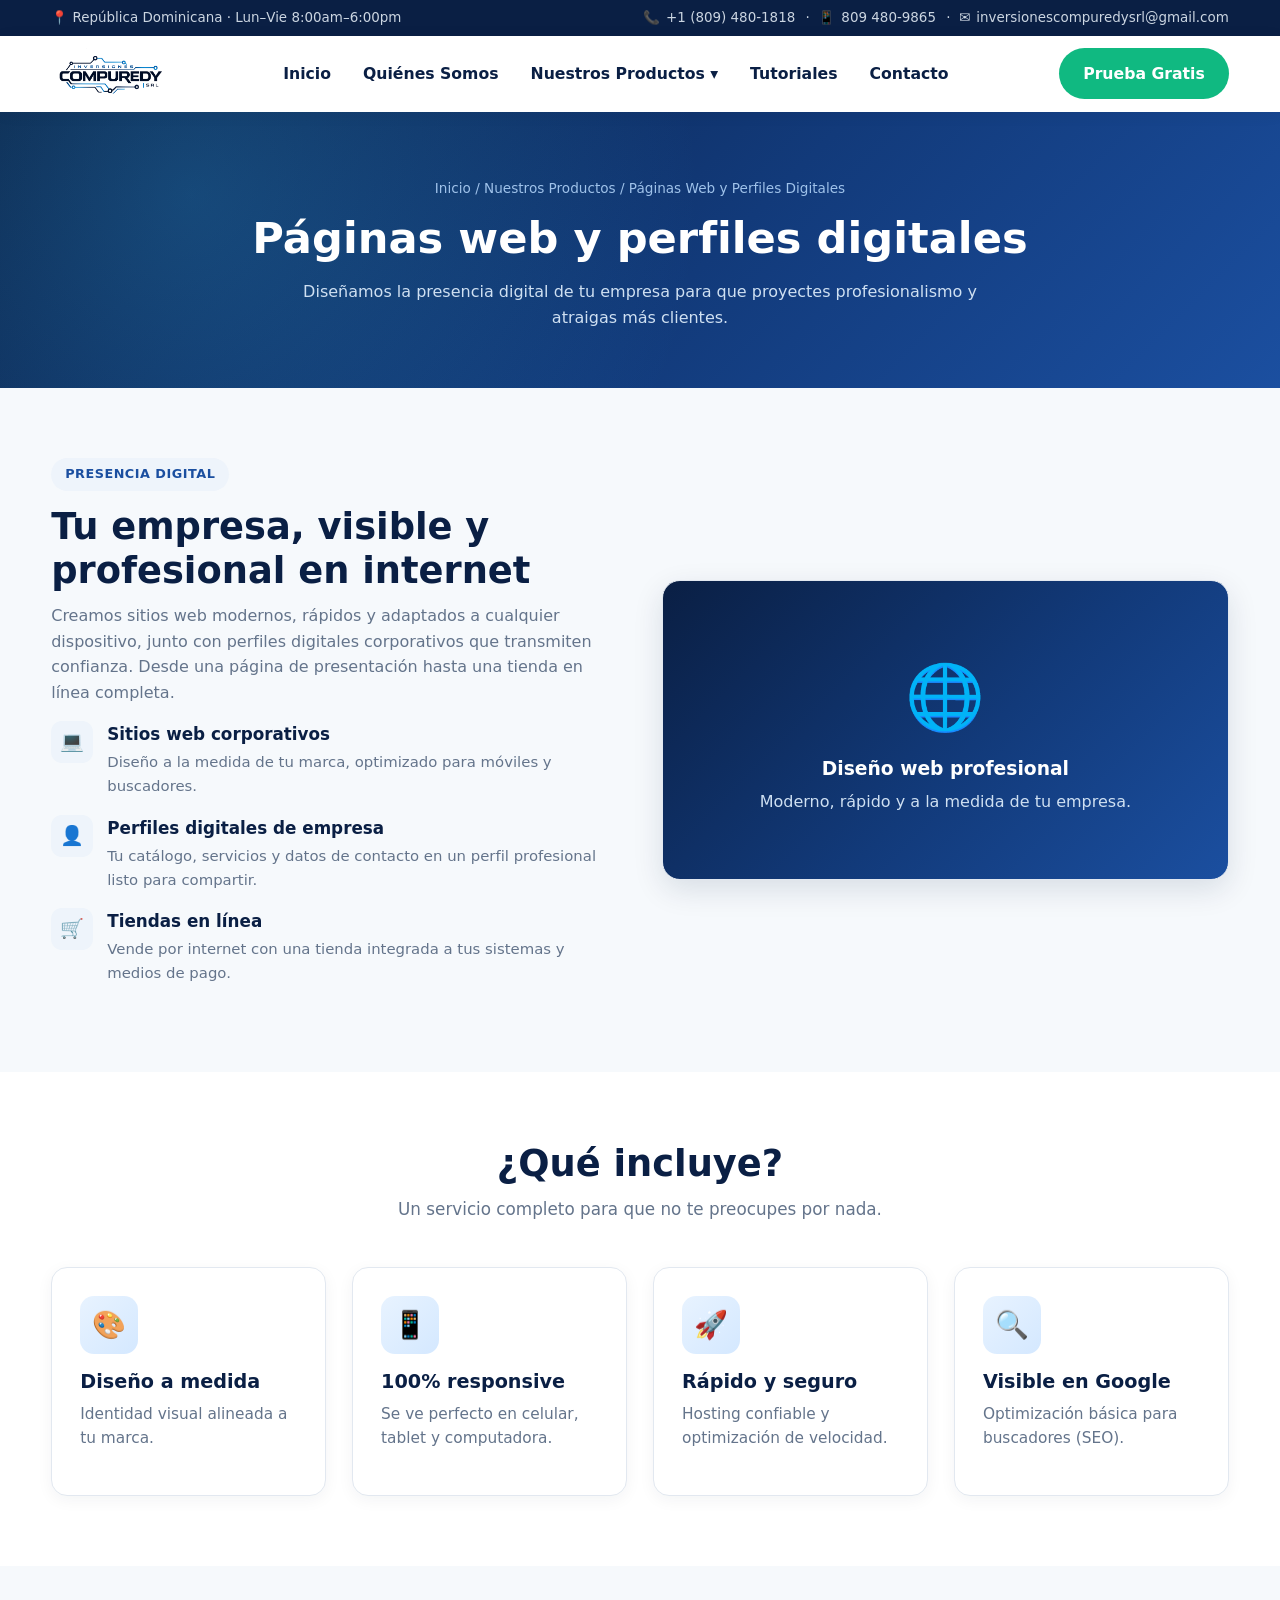
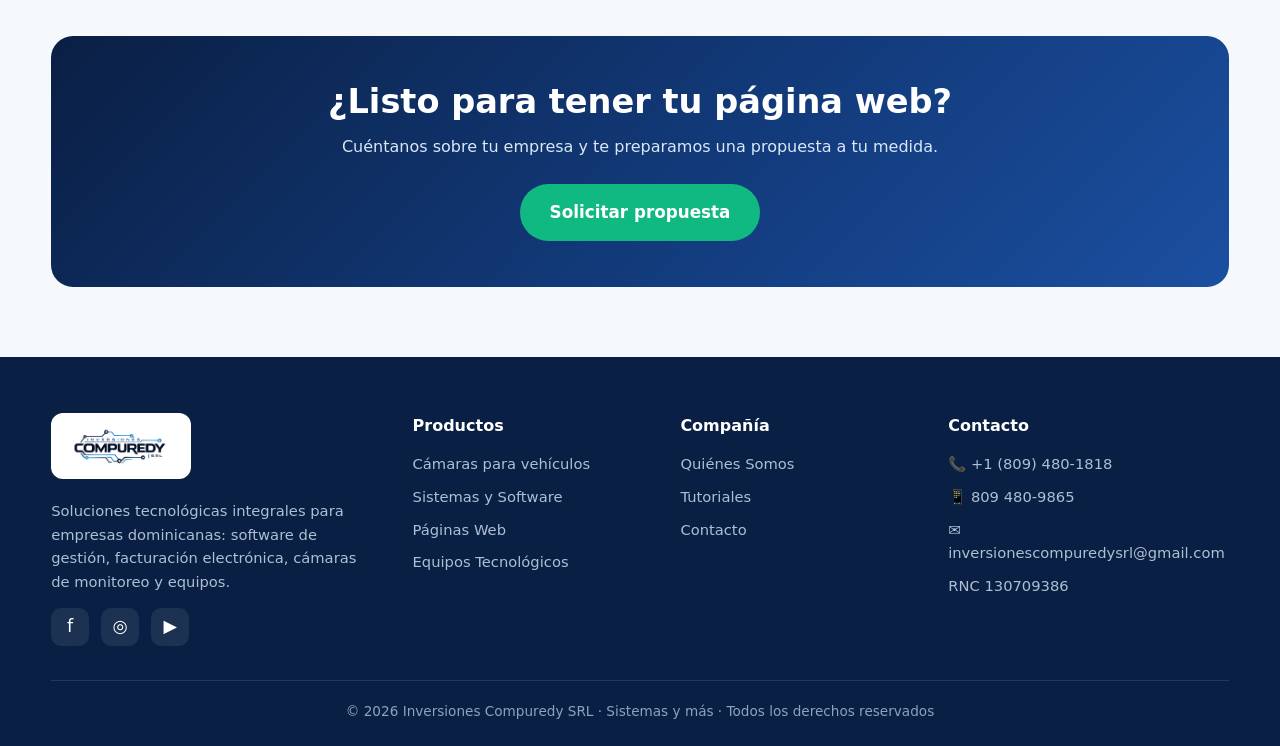
<file: paginas-web.html>
<!DOCTYPE html>
<html lang="es">
<head>
<meta charset="UTF-8">
<meta name="viewport" content="width=device-width,initial-scale=1">
<title>Páginas web y perfiles digitales | Compuredy</title>
<meta name="description" content="Diseñamos sitios web profesionales, perfiles corporativos y tiendas en línea para tu empresa.">
<style>
:root{
  --navy:#0a1f44;--navy2:#123a7a;--blue:#1b4fa0;--sky:#38bdf8;--sky2:#5ec6f2;
  --green:#10b981;--green2:#059669;--ink:#0f172a;--muted:#64748b;--line:#e2e8f0;
  --bg:#f6f9fc;--white:#fff;--radius:16px;--shadow:0 10px 30px rgba(10,31,68,.12);
  --grad:linear-gradient(135deg,#0a1f44 0%,#123a7a 55%,#1b4fa0 100%);
}
*{box-sizing:border-box;margin:0;padding:0}
html{scroll-behavior:smooth}
body{font-family:'Segoe UI',system-ui,-apple-system,Arial,sans-serif;color:var(--ink);background:var(--bg);line-height:1.6}
img{max-width:100%;display:block}
a{text-decoration:none;color:inherit}
.container{width:min(1180px,92%);margin:0 auto}
section{padding:70px 0}
h1,h2,h3{line-height:1.2;color:var(--navy)}
h2.sec-title{font-size:clamp(1.6rem,3vw,2.3rem);text-align:center;margin-bottom:10px}
.sec-sub{text-align:center;color:var(--muted);max-width:680px;margin:0 auto 44px;font-size:1.05rem}
.btn{display:inline-flex;align-items:center;gap:8px;border:none;cursor:pointer;font-weight:700;font-size:.98rem;padding:13px 24px;border-radius:999px;transition:.2s;font-family:inherit}
.btn-green{background:var(--green);color:#fff}
.btn-green:hover{background:var(--green2);transform:translateY(-2px)}
.btn-ghost{background:transparent;color:#fff;border:2px solid rgba(255,255,255,.6)}
.btn-ghost:hover{background:rgba(255,255,255,.12)}
.btn-blue{background:var(--blue);color:#fff}
.btn-blue:hover{background:var(--navy2);transform:translateY(-2px)}
.btn-lg{padding:15px 30px;font-size:1.05rem}
/* topbar */
.topbar{background:var(--navy);color:#cbd5e1;font-size:.84rem}
.topbar .container{display:flex;flex-wrap:wrap;gap:6px 22px;justify-content:space-between;align-items:center;padding:7px 0}
.topbar span{display:inline-flex;align-items:center;gap:6px}
.topbar a{color:#cbd5e1}
.topbar a:hover{color:#fff}
/* header */
.header{position:sticky;top:0;z-index:50;background:rgba(255,255,255,.96);backdrop-filter:blur(8px);box-shadow:0 2px 14px rgba(10,31,68,.07)}
.nav{display:flex;align-items:center;justify-content:space-between;padding:12px 0;gap:16px}
.nav .logo img{height:52px;width:auto}
.menu{display:flex;align-items:center;gap:4px;list-style:none}
.menu>li>a{display:block;padding:10px 14px;font-weight:600;color:var(--navy);border-radius:10px;font-size:.98rem}
.menu>li>a:hover,.menu>li>a.active{background:#eef4fb;color:var(--blue)}
.has-sub{position:relative}
.submenu{position:absolute;top:100%;left:0;min-width:260px;background:#fff;border:1px solid var(--line);border-radius:14px;box-shadow:var(--shadow);padding:8px;list-style:none;opacity:0;visibility:hidden;transform:translateY(8px);transition:.18s}
.has-sub:hover .submenu,.has-sub:focus-within .submenu{opacity:1;visibility:visible;transform:translateY(4px)}
.submenu a{display:flex;gap:10px;align-items:center;padding:11px 13px;border-radius:9px;font-weight:600;color:var(--ink);font-size:.94rem}
.submenu a:hover{background:#eef4fb;color:var(--blue)}
.submenu .ic{font-size:1.1rem}
.nav-cta{display:flex;align-items:center;gap:10px}
.burger{display:none;background:none;border:none;cursor:pointer;font-size:1.6rem;color:var(--navy)}
/* hero */
.hero{background:var(--grad);color:#fff;position:relative;overflow:hidden}
.hero::after{content:"";position:absolute;inset:0;background:radial-gradient(circle at 80% 20%,rgba(56,189,248,.25),transparent 45%);pointer-events:none}
.hero .container{display:grid;grid-template-columns:1.05fr .95fr;gap:48px;align-items:center;padding:72px 0;position:relative;z-index:1}
.hero .tag{display:inline-block;background:rgba(255,255,255,.14);border:1px solid rgba(255,255,255,.25);padding:7px 15px;border-radius:999px;font-size:.82rem;font-weight:600;margin-bottom:18px}
.hero h1{color:#fff;font-size:clamp(2rem,4.3vw,3.3rem);margin-bottom:18px}
.hero h1 .hl{color:var(--sky2)}
.hero p.lead{font-size:1.12rem;color:#dbe7f5;margin-bottom:28px;max-width:560px}
.hero .cta-row{display:flex;flex-wrap:wrap;gap:14px;margin-bottom:26px}
.hero .ticks{display:flex;flex-wrap:wrap;gap:18px;font-size:.9rem;color:#cfe0f2}
.hero .ticks span{display:inline-flex;align-items:center;gap:7px}
.hero-media{border-radius:18px;overflow:hidden;box-shadow:0 20px 50px rgba(0,0,0,.35);border:1px solid rgba(255,255,255,.12);background:#000}
.hero-media video{width:100%;display:block}
/* chips row */
.brandbar{background:var(--white);border-bottom:1px solid var(--line)}
.brandbar .container{display:flex;flex-wrap:wrap;gap:14px 30px;justify-content:center;align-items:center;padding:22px 0;color:var(--muted);font-weight:600;font-size:.95rem}
.brandbar b{color:var(--navy)}
/* product cards grid */
.grid{display:grid;gap:26px}
.grid-3{grid-template-columns:repeat(3,1fr)}
.grid-2{grid-template-columns:repeat(2,1fr)}
.grid-4{grid-template-columns:repeat(4,1fr)}
.card{background:#fff;border:1px solid var(--line);border-radius:var(--radius);padding:28px;box-shadow:0 4px 16px rgba(10,31,68,.05);transition:.22s;display:flex;flex-direction:column}
.card:hover{transform:translateY(-6px);box-shadow:var(--shadow);border-color:#c9ddf3}
.card .ic-box{width:58px;height:58px;border-radius:14px;display:grid;place-items:center;font-size:1.7rem;background:linear-gradient(135deg,#e8f3ff,#d4e8ff);margin-bottom:16px}
.card h3{font-size:1.2rem;margin-bottom:9px}
.card p{color:var(--muted);font-size:.96rem;margin-bottom:16px;flex:1}
.card .lnk{font-weight:700;color:var(--blue);display:inline-flex;align-items:center;gap:6px}
.card .lnk:hover{gap:11px}
/* feature list */
.feat{display:flex;gap:14px;align-items:flex-start;margin-bottom:16px}
.feat .fi{flex:0 0 auto;width:42px;height:42px;border-radius:11px;display:grid;place-items:center;background:#eef4fb;color:var(--blue);font-size:1.2rem}
.feat h4{color:var(--navy);font-size:1.05rem;margin-bottom:3px}
.feat p{color:var(--muted);font-size:.93rem}
/* split */
.split{display:grid;grid-template-columns:1fr 1fr;gap:44px;align-items:center}
.split.rev .txt{order:2}
.media-card{border-radius:18px;overflow:hidden;box-shadow:var(--shadow);border:1px solid var(--line);background:#000}
.media-card video{width:100%;display:block}
.pill{display:inline-block;background:#eef4fb;color:var(--blue);font-weight:700;font-size:.8rem;padding:6px 14px;border-radius:999px;margin-bottom:14px;letter-spacing:.5px}
.page-head{background:var(--grad);color:#fff;padding:66px 0 58px;text-align:center;position:relative;overflow:hidden}
.page-head::after{content:"";position:absolute;inset:0;background:radial-gradient(circle at 15% 30%,rgba(56,189,248,.22),transparent 46%);pointer-events:none}
.page-head h1{color:#fff;font-size:clamp(1.8rem,3.6vw,2.7rem);position:relative;z-index:1}
.page-head p{color:#cfe0f2;max-width:680px;margin:14px auto 0;position:relative;z-index:1}
.breadcrumb{font-size:.85rem;color:#9fc2ea;margin-bottom:14px;position:relative;z-index:1}
.breadcrumb a{color:#9fc2ea}
/* stats */
.stats{display:grid;grid-template-columns:repeat(4,1fr);gap:22px;text-align:center}
.stat{background:#fff;border:1px solid var(--line);border-radius:14px;padding:26px 14px;box-shadow:0 4px 16px rgba(10,31,68,.05)}
.stat .n{font-size:2rem;font-weight:800;color:var(--blue)}
.stat .l{color:var(--muted);font-size:.9rem;margin-top:4px}
/* cta band */
.cta-band{background:var(--grad);color:#fff;border-radius:22px;padding:46px;text-align:center;position:relative;overflow:hidden}
.cta-band h2{color:#fff;font-size:clamp(1.5rem,3vw,2.1rem);margin-bottom:12px}
.cta-band p{color:#dbe7f5;max-width:620px;margin:0 auto 24px}
.cta-row-c{display:flex;gap:14px;justify-content:center;flex-wrap:wrap}
.bg-soft{background:#fff}
/* system list cards */
.sys{display:flex;gap:20px;background:#fff;border:1px solid var(--line);border-radius:var(--radius);overflow:hidden;box-shadow:0 4px 16px rgba(10,31,68,.05);transition:.2s}
.sys:hover{box-shadow:var(--shadow);transform:translateY(-4px)}
.sys .thumb{flex:0 0 210px;background:var(--grad);display:grid;place-items:center;color:#fff;font-size:2.6rem}
.sys .body{padding:24px 26px 24px 6px;display:flex;flex-direction:column}
.sys .body h3{font-size:1.25rem;margin-bottom:6px}
.sys .body p{color:var(--muted);font-size:.96rem;margin-bottom:14px;flex:1}
.badge{display:inline-block;background:#dcfce7;color:#047857;font-weight:700;font-size:.74rem;padding:4px 11px;border-radius:999px;margin-left:8px;vertical-align:middle}
.badge.soon{background:#fef3c7;color:#92400e}
/* yt */
.yt-grid{display:grid;grid-template-columns:repeat(2,1fr);gap:26px}
.yt-card{background:#fff;border:1px solid var(--line);border-radius:var(--radius);overflow:hidden;box-shadow:0 4px 16px rgba(10,31,68,.05)}
.yt-card video{width:100%;display:block;background:#000}
.yt-card .cap{padding:16px 20px}
.yt-card .cap h3{font-size:1.08rem;margin-bottom:4px}
.yt-card .cap p{color:var(--muted);font-size:.9rem}
/* contact */
.cform{display:grid;grid-template-columns:1fr 1fr;gap:14px}
.cform .full{grid-column:1/-1}
.cform input,.cform textarea,.cform select{width:100%;padding:13px 15px;border:1px solid var(--line);border-radius:11px;font-family:inherit;font-size:.96rem;background:#fff}
.cform textarea{min-height:130px;resize:vertical}
.info-item{display:flex;gap:14px;align-items:flex-start;margin-bottom:20px}
.info-item .ii{width:46px;height:46px;border-radius:12px;background:#eef4fb;color:var(--blue);display:grid;place-items:center;font-size:1.3rem;flex:0 0 auto}
.info-item b{color:var(--navy)}
.info-item span{color:var(--muted);font-size:.95rem}
/* footer */
.footer{background:var(--navy);color:#aebfd4;padding:56px 0 24px;font-size:.92rem}
.footer .cols{display:grid;grid-template-columns:1.4fr 1fr 1fr 1.2fr;gap:34px;margin-bottom:34px}
.footer img{height:42px;margin-bottom:14px}
.footer .foot-logo{display:inline-block;background:#fff;padding:10px 16px;border-radius:12px;margin-bottom:14px}
.footer .foot-logo img{height:46px;margin:0;display:block}
.footer h4{color:#fff;font-size:1rem;margin-bottom:14px}
.footer ul{list-style:none}
.footer li{margin-bottom:9px}
.footer a:hover{color:#fff}
.footer .soc{display:flex;gap:12px;margin-top:14px}
.footer .soc a{width:38px;height:38px;border-radius:10px;background:rgba(255,255,255,.08);display:grid;place-items:center;font-size:1.1rem;color:#fff}
.footer .soc a:hover{background:var(--blue)}
.footer .bottom{border-top:1px solid rgba(255,255,255,.12);padding-top:20px;text-align:center;font-size:.85rem;color:#8ba3c2}
/* responsive */
@media(max-width:900px){
  .hero .container,.split{grid-template-columns:1fr}
  .split.rev .txt{order:0}
  .grid-3,.grid-4,.yt-grid,.cform,.stats{grid-template-columns:1fr 1fr}
  .footer .cols{grid-template-columns:1fr 1fr}
  .menu{position:fixed;top:0;right:-100%;height:100vh;width:270px;background:#fff;flex-direction:column;align-items:stretch;padding:80px 18px 20px;box-shadow:-10px 0 30px rgba(0,0,0,.15);transition:.25s;overflow-y:auto}
  .menu.open{right:0}
  .submenu{position:static;opacity:1;visibility:visible;transform:none;box-shadow:none;border:none;padding:4px 0 4px 12px;min-width:auto}
  .burger{display:block}
}
@media(max-width:560px){
  .grid-3,.grid-4,.yt-grid,.cform,.stats,.grid-2{grid-template-columns:1fr}
  .footer .cols{grid-template-columns:1fr}
  .sys{flex-direction:column}
  .sys .thumb{flex:0 0 150px}
  section{padding:50px 0}
  .cta-band{padding:34px 22px}
}

</style>
<link rel="icon" href="/src/img/logo.svg">
</head>
<body>
<div class="topbar"><div class="container">
  <span>📍 República Dominicana · Lun–Vie 8:00am–6:00pm</span>
  <span>📞 <a href="tel:+18094801818">+1 (809) 480-1818</a> &nbsp;·&nbsp; 📱 <a href="https://wa.me/18094809865">809 480-9865</a> &nbsp;·&nbsp; ✉️ <a href="mailto:inversionescompuredysrl@gmail.com">inversionescompuredysrl@gmail.com</a></span>
</div></div>
<header class="header"><div class="container"><nav class="nav">
  <a href="index.html" class="logo"><img src="/src/img/logo-original.png" alt="Inversiones Compuredy SRL"></a>
  <ul class="menu">
    <li><a href="index.html">Inicio</a></li>
    <li><a href="quienes-somos.html">Quiénes Somos</a></li>
    <li class="has-sub"><a href="#">Nuestros Productos ▾</a>
      <ul class="submenu">
        <li><a href="camaras.html"><span class="ic">📹</span> Cámaras para Vehículos</a></li>
        <li><a href="sistemas.html"><span class="ic">💻</span> Sistemas y Software</a></li>
        <li><a href="paginas-web.html"><span class="ic">🌐</span> Páginas Web y Perfiles</a></li>
        <li><a href="equipos.html"><span class="ic">🖨️</span> Equipos Tecnológicos</a></li>
      </ul>
    </li>
    <li><a href="tutoriales.html">Tutoriales</a></li>
    <li><a href="contacto.html">Contacto</a></li>
  </ul>
  <div class="nav-cta">
    <a href="contacto.html" class="btn btn-green">Prueba Gratis</a>
    <button class="burger" aria-label="Menú">☰</button>
  </div>
</nav></div></header>
<section class="page-head"><div class="container">
  <div class="breadcrumb"><a href="index.html">Inicio</a> / Nuestros Productos / Páginas Web y Perfiles Digitales</div>
  <h1>Páginas web y perfiles digitales</h1>
  <p>Diseñamos la presencia digital de tu empresa para que proyectes profesionalismo y atraigas más clientes.</p>
</div></section>

<section><div class="container">
  <div class="split">
    <div class="txt">
      <span class="pill">PRESENCIA DIGITAL</span>
      <h2 class="sec-title" style="text-align:left">Tu empresa, visible y profesional en internet</h2>
      <p style="color:var(--muted);margin-bottom:16px">Creamos sitios web modernos, rápidos y adaptados a cualquier dispositivo, junto con perfiles digitales corporativos que transmiten confianza. Desde una página de presentación hasta una tienda en línea completa.</p>
      <div class="feat"><div class="fi">💻</div><div><h4>Sitios web corporativos</h4><p>Diseño a la medida de tu marca, optimizado para móviles y buscadores.</p></div></div>
      <div class="feat"><div class="fi">👤</div><div><h4>Perfiles digitales de empresa</h4><p>Tu catálogo, servicios y datos de contacto en un perfil profesional listo para compartir.</p></div></div>
      <div class="feat"><div class="fi">🛒</div><div><h4>Tiendas en línea</h4><p>Vende por internet con una tienda integrada a tus sistemas y medios de pago.</p></div></div>
    </div>
    <div class="media-card" style="background:var(--grad);display:grid;place-items:center;min-height:300px;color:#fff;text-align:center;padding:30px">
      <div><div style="font-size:4rem">🌐</div><h3 style="color:#fff;margin-top:10px">Diseño web profesional</h3><p style="color:#cfe0f2;margin-top:8px">Moderno, rápido y a la medida de tu empresa.</p></div>
    </div>
  </div>
</div></section>

<section class="bg-soft"><div class="container">
  <h2 class="sec-title">¿Qué incluye?</h2>
  <p class="sec-sub">Un servicio completo para que no te preocupes por nada.</p>
  <div class="grid grid-4">
    <div class="card"><div class="ic-box">🎨</div><h3>Diseño a medida</h3><p>Identidad visual alineada a tu marca.</p></div>
    <div class="card"><div class="ic-box">📱</div><h3>100% responsive</h3><p>Se ve perfecto en celular, tablet y computadora.</p></div>
    <div class="card"><div class="ic-box">🚀</div><h3>Rápido y seguro</h3><p>Hosting confiable y optimización de velocidad.</p></div>
    <div class="card"><div class="ic-box">🔍</div><h3>Visible en Google</h3><p>Optimización básica para buscadores (SEO).</p></div>
  </div>
</div></section>

<section><div class="container"><div class="cta-band">
  <h2>¿Listo para tener tu página web?</h2>
  <p>Cuéntanos sobre tu empresa y te preparamos una propuesta a tu medida.</p>
  <div class="cta-row-c"><a href="contacto.html" class="btn btn-green btn-lg">Solicitar propuesta</a></div>
</div></div></section>
<footer class="footer"><div class="container">
  <div class="cols">
    <div>
      <span class="foot-logo"><img src="/src/img/logo-compuredy.png" alt="Inversiones Compuredy SRL"></span>
      <p>Soluciones tecnológicas integrales para empresas dominicanas: software de gestión, facturación electrónica, cámaras de monitoreo y equipos.</p>
      <div class="soc">
        <a href="https://www.facebook.com/compuredy" target="_blank" rel="noopener" title="Facebook">f</a>
        <a href="https://www.instagram.com/compuredy" target="_blank" rel="noopener" title="Instagram">◎</a>
        <a href="https://www.youtube.com/@InversionesCompuredysrl" target="_blank" rel="noopener" title="YouTube">▶</a>
      </div>
    </div>
    <div><h4>Productos</h4><ul>
      <li><a href="camaras.html">Cámaras para vehículos</a></li>
      <li><a href="sistemas.html">Sistemas y Software</a></li>
      <li><a href="paginas-web.html">Páginas Web</a></li>
      <li><a href="equipos.html">Equipos Tecnológicos</a></li>
    </ul></div>
    <div><h4>Compañía</h4><ul>
      <li><a href="quienes-somos.html">Quiénes Somos</a></li>
      <li><a href="tutoriales.html">Tutoriales</a></li>
      <li><a href="contacto.html">Contacto</a></li>
    </ul></div>
    <div><h4>Contacto</h4><ul>
      <li>📞 +1 (809) 480-1818</li>
      <li>📱 809 480-9865</li>
      <li>✉️ inversionescompuredysrl@gmail.com</li>
      <li>RNC 130709386</li>
    </ul></div>
  </div>
  <div class="bottom">© <span id="year"></span> Inversiones Compuredy SRL · Sistemas y más · Todos los derechos reservados</div>
</div></footer>
<script>
// Compuredy - navegación móvil y año dinámico
(function(){
  // marcar enlace activo según la página actual
  var path=location.pathname.split('/').pop()||'index.html';
  document.querySelectorAll('.menu>li>a').forEach(function(a){
    var href=a.getAttribute('href');
    if(href===path) a.classList.add('active');
  });
  var burger=document.querySelector('.burger');
  var menu=document.querySelector('.menu');
  if(burger&&menu){
    burger.addEventListener('click',function(){menu.classList.toggle('open');});
    menu.querySelectorAll('a').forEach(function(a){
      a.addEventListener('click',function(){ if(window.innerWidth<=900 && !a.closest('.has-sub')) menu.classList.remove('open'); });
    });
  }
  var y=document.getElementById('year'); if(y) y.textContent=new Date().getFullYear();
  // formulario de contacto -> abrir correo
  var f=document.getElementById('contactForm');
  if(f){
    f.addEventListener('submit',function(e){
      e.preventDefault();
      var n=encodeURIComponent(f.nombre.value||'');
      var em=encodeURIComponent(f.email.value||'');
      var tel=encodeURIComponent(f.telefono.value||'');
      var ser=encodeURIComponent(f.servicio.value||'');
      var m=encodeURIComponent(f.mensaje.value||'');
      var body='Nombre: '+n+'%0D%0ACorreo: '+em+'%0D%0ATeléfono: '+tel+'%0D%0AInterés: '+ser+'%0D%0A%0D%0A'+m;
      window.location.href='mailto:inversionescompuredysrl@gmail.com?subject=Solicitud%20desde%20la%20web%20-%20'+ser+'&body='+body;
    });
  }
})();

</script>
</body>
</html>
</file>
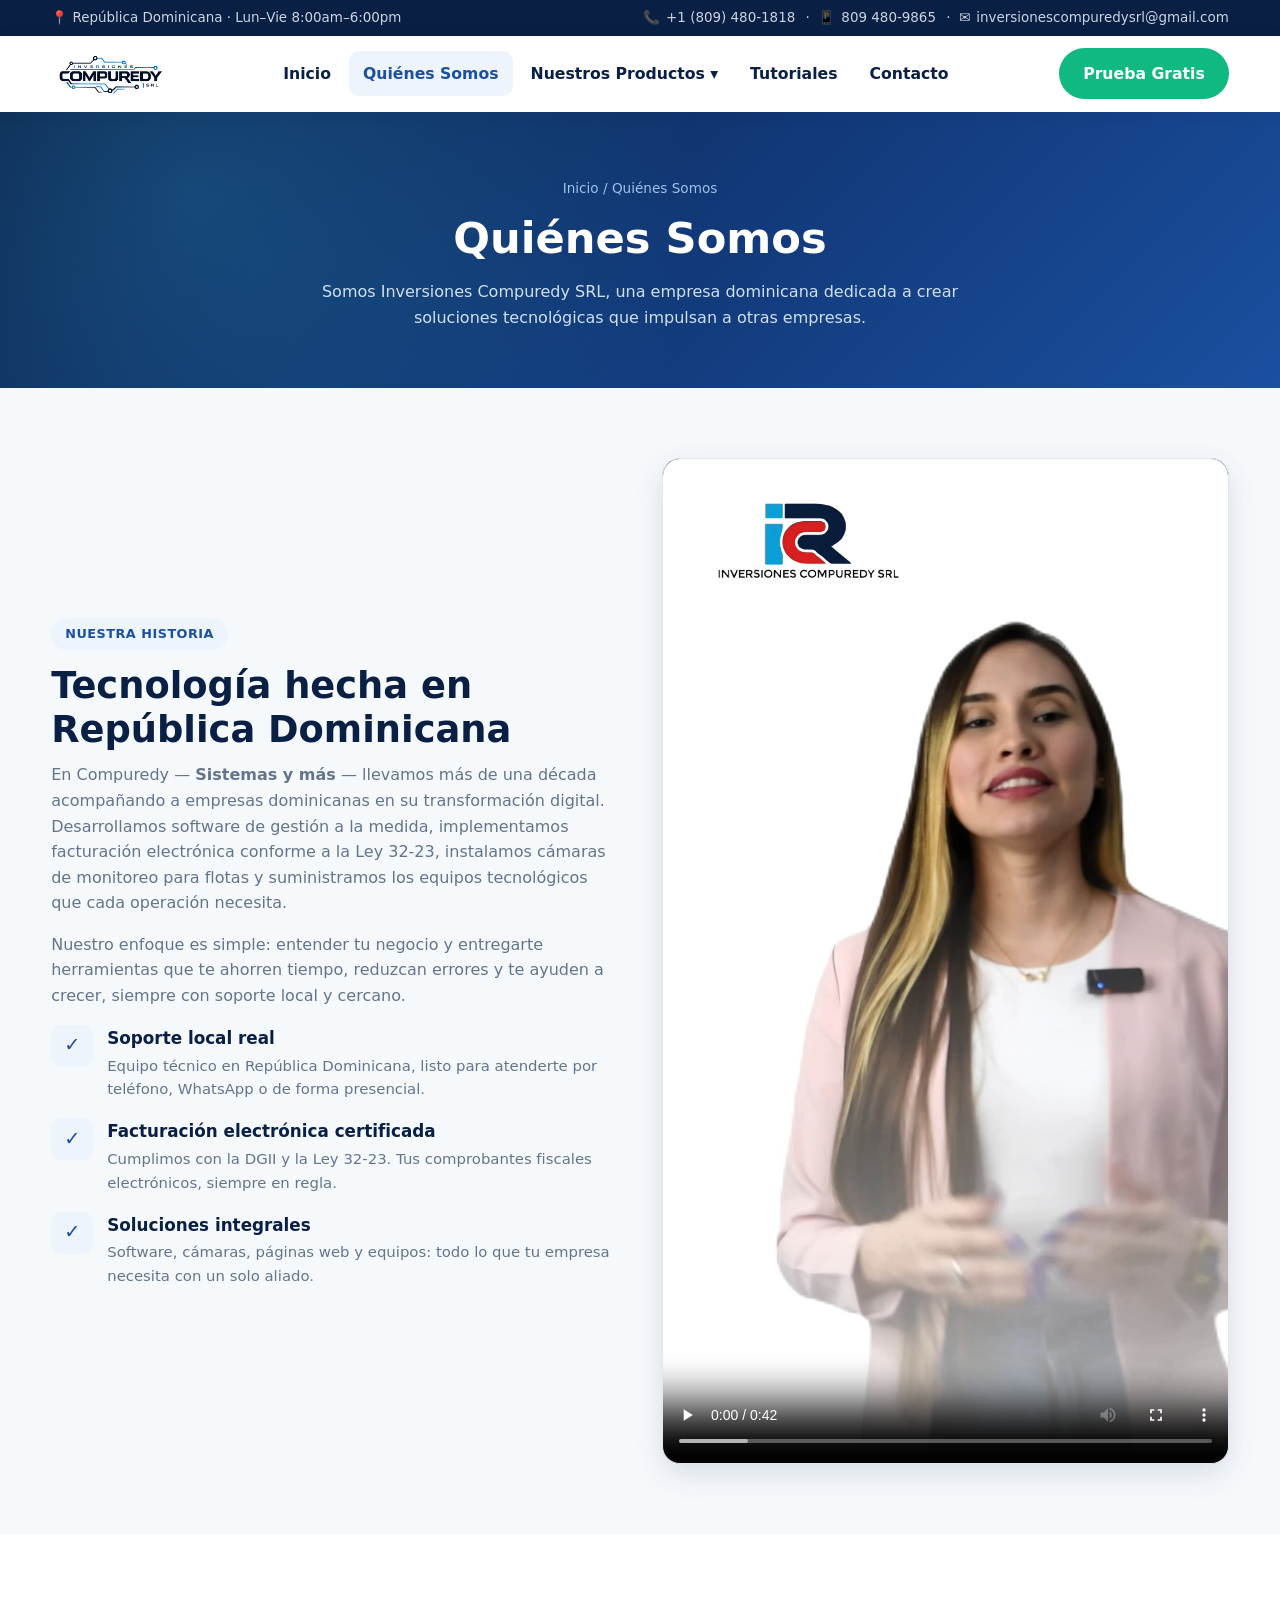
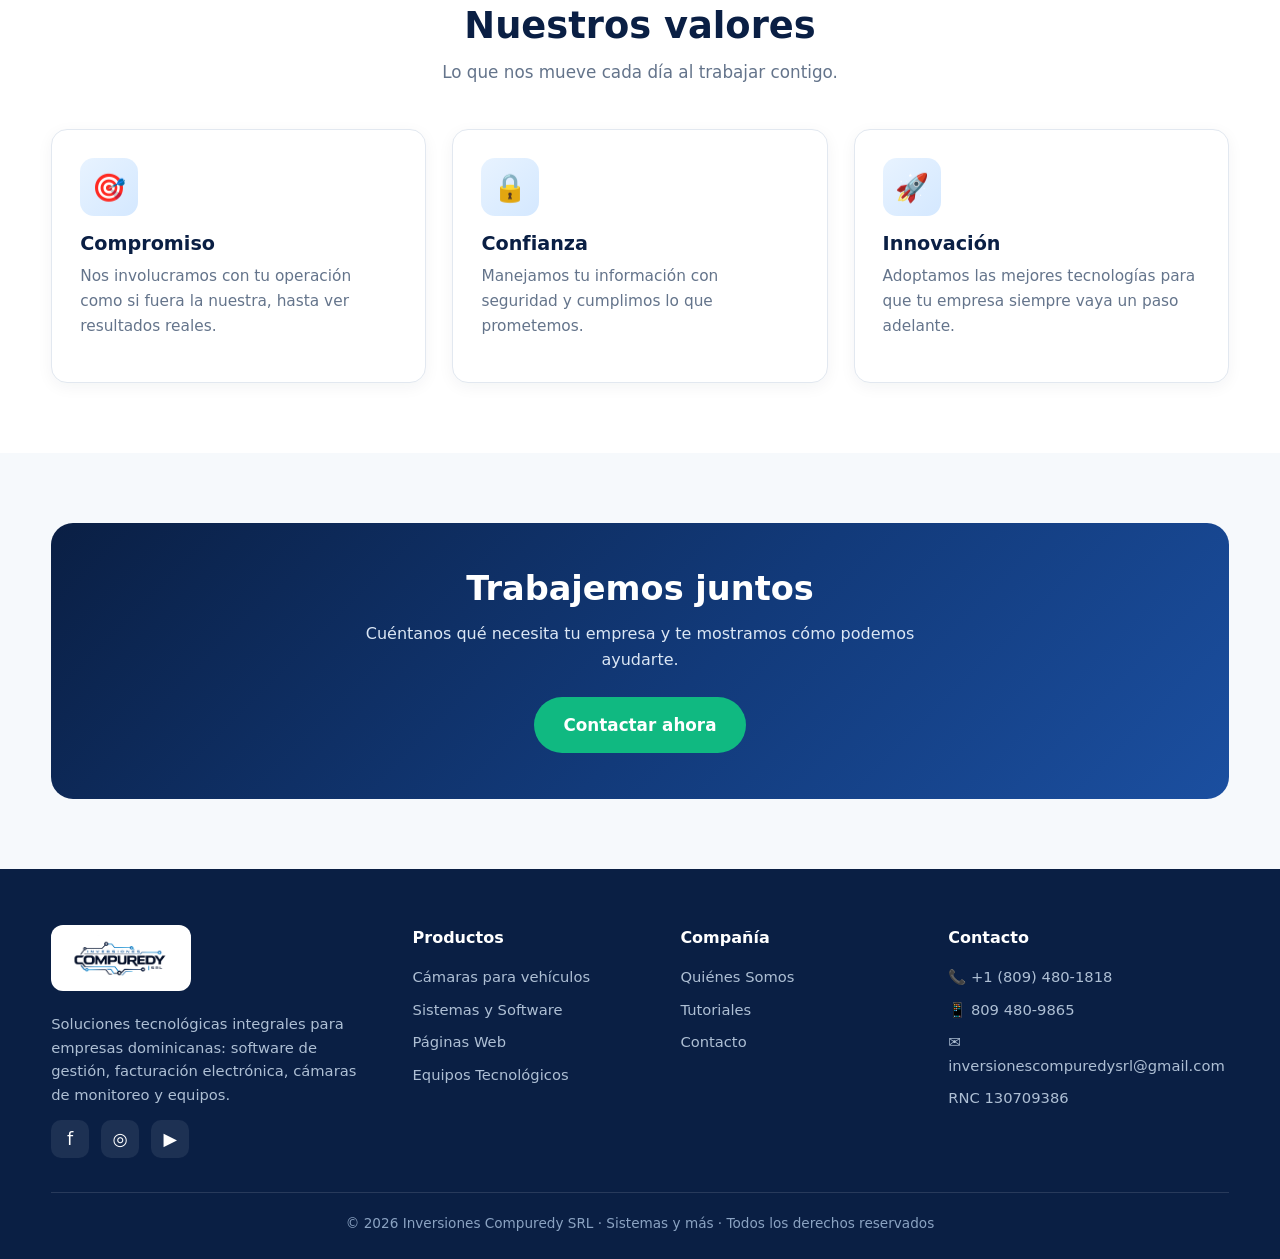
<file: quienes-somos.html>
<!DOCTYPE html>
<html lang="es">
<head>
<meta charset="UTF-8">
<meta name="viewport" content="width=device-width,initial-scale=1">
<title>Quiénes Somos | Compuredy</title>
<meta name="description" content="Inversiones Compuredy SRL: empresa dominicana de soluciones tecnológicas, software, facturación electrónica y equipos.">
<style>
:root{
  --navy:#0a1f44;--navy2:#123a7a;--blue:#1b4fa0;--sky:#38bdf8;--sky2:#5ec6f2;
  --green:#10b981;--green2:#059669;--ink:#0f172a;--muted:#64748b;--line:#e2e8f0;
  --bg:#f6f9fc;--white:#fff;--radius:16px;--shadow:0 10px 30px rgba(10,31,68,.12);
  --grad:linear-gradient(135deg,#0a1f44 0%,#123a7a 55%,#1b4fa0 100%);
}
*{box-sizing:border-box;margin:0;padding:0}
html{scroll-behavior:smooth}
body{font-family:'Segoe UI',system-ui,-apple-system,Arial,sans-serif;color:var(--ink);background:var(--bg);line-height:1.6}
img{max-width:100%;display:block}
a{text-decoration:none;color:inherit}
.container{width:min(1180px,92%);margin:0 auto}
section{padding:70px 0}
h1,h2,h3{line-height:1.2;color:var(--navy)}
h2.sec-title{font-size:clamp(1.6rem,3vw,2.3rem);text-align:center;margin-bottom:10px}
.sec-sub{text-align:center;color:var(--muted);max-width:680px;margin:0 auto 44px;font-size:1.05rem}
.btn{display:inline-flex;align-items:center;gap:8px;border:none;cursor:pointer;font-weight:700;font-size:.98rem;padding:13px 24px;border-radius:999px;transition:.2s;font-family:inherit}
.btn-green{background:var(--green);color:#fff}
.btn-green:hover{background:var(--green2);transform:translateY(-2px)}
.btn-ghost{background:transparent;color:#fff;border:2px solid rgba(255,255,255,.6)}
.btn-ghost:hover{background:rgba(255,255,255,.12)}
.btn-blue{background:var(--blue);color:#fff}
.btn-blue:hover{background:var(--navy2);transform:translateY(-2px)}
.btn-lg{padding:15px 30px;font-size:1.05rem}
/* topbar */
.topbar{background:var(--navy);color:#cbd5e1;font-size:.84rem}
.topbar .container{display:flex;flex-wrap:wrap;gap:6px 22px;justify-content:space-between;align-items:center;padding:7px 0}
.topbar span{display:inline-flex;align-items:center;gap:6px}
.topbar a{color:#cbd5e1}
.topbar a:hover{color:#fff}
/* header */
.header{position:sticky;top:0;z-index:50;background:rgba(255,255,255,.96);backdrop-filter:blur(8px);box-shadow:0 2px 14px rgba(10,31,68,.07)}
.nav{display:flex;align-items:center;justify-content:space-between;padding:12px 0;gap:16px}
.nav .logo img{height:52px;width:auto}
.menu{display:flex;align-items:center;gap:4px;list-style:none}
.menu>li>a{display:block;padding:10px 14px;font-weight:600;color:var(--navy);border-radius:10px;font-size:.98rem}
.menu>li>a:hover,.menu>li>a.active{background:#eef4fb;color:var(--blue)}
.has-sub{position:relative}
.submenu{position:absolute;top:100%;left:0;min-width:260px;background:#fff;border:1px solid var(--line);border-radius:14px;box-shadow:var(--shadow);padding:8px;list-style:none;opacity:0;visibility:hidden;transform:translateY(8px);transition:.18s}
.has-sub:hover .submenu,.has-sub:focus-within .submenu{opacity:1;visibility:visible;transform:translateY(4px)}
.submenu a{display:flex;gap:10px;align-items:center;padding:11px 13px;border-radius:9px;font-weight:600;color:var(--ink);font-size:.94rem}
.submenu a:hover{background:#eef4fb;color:var(--blue)}
.submenu .ic{font-size:1.1rem}
.nav-cta{display:flex;align-items:center;gap:10px}
.burger{display:none;background:none;border:none;cursor:pointer;font-size:1.6rem;color:var(--navy)}
/* hero */
.hero{background:var(--grad);color:#fff;position:relative;overflow:hidden}
.hero::after{content:"";position:absolute;inset:0;background:radial-gradient(circle at 80% 20%,rgba(56,189,248,.25),transparent 45%);pointer-events:none}
.hero .container{display:grid;grid-template-columns:1.05fr .95fr;gap:48px;align-items:center;padding:72px 0;position:relative;z-index:1}
.hero .tag{display:inline-block;background:rgba(255,255,255,.14);border:1px solid rgba(255,255,255,.25);padding:7px 15px;border-radius:999px;font-size:.82rem;font-weight:600;margin-bottom:18px}
.hero h1{color:#fff;font-size:clamp(2rem,4.3vw,3.3rem);margin-bottom:18px}
.hero h1 .hl{color:var(--sky2)}
.hero p.lead{font-size:1.12rem;color:#dbe7f5;margin-bottom:28px;max-width:560px}
.hero .cta-row{display:flex;flex-wrap:wrap;gap:14px;margin-bottom:26px}
.hero .ticks{display:flex;flex-wrap:wrap;gap:18px;font-size:.9rem;color:#cfe0f2}
.hero .ticks span{display:inline-flex;align-items:center;gap:7px}
.hero-media{border-radius:18px;overflow:hidden;box-shadow:0 20px 50px rgba(0,0,0,.35);border:1px solid rgba(255,255,255,.12);background:#000}
.hero-media video{width:100%;display:block}
/* chips row */
.brandbar{background:var(--white);border-bottom:1px solid var(--line)}
.brandbar .container{display:flex;flex-wrap:wrap;gap:14px 30px;justify-content:center;align-items:center;padding:22px 0;color:var(--muted);font-weight:600;font-size:.95rem}
.brandbar b{color:var(--navy)}
/* product cards grid */
.grid{display:grid;gap:26px}
.grid-3{grid-template-columns:repeat(3,1fr)}
.grid-2{grid-template-columns:repeat(2,1fr)}
.grid-4{grid-template-columns:repeat(4,1fr)}
.card{background:#fff;border:1px solid var(--line);border-radius:var(--radius);padding:28px;box-shadow:0 4px 16px rgba(10,31,68,.05);transition:.22s;display:flex;flex-direction:column}
.card:hover{transform:translateY(-6px);box-shadow:var(--shadow);border-color:#c9ddf3}
.card .ic-box{width:58px;height:58px;border-radius:14px;display:grid;place-items:center;font-size:1.7rem;background:linear-gradient(135deg,#e8f3ff,#d4e8ff);margin-bottom:16px}
.card h3{font-size:1.2rem;margin-bottom:9px}
.card p{color:var(--muted);font-size:.96rem;margin-bottom:16px;flex:1}
.card .lnk{font-weight:700;color:var(--blue);display:inline-flex;align-items:center;gap:6px}
.card .lnk:hover{gap:11px}
/* feature list */
.feat{display:flex;gap:14px;align-items:flex-start;margin-bottom:16px}
.feat .fi{flex:0 0 auto;width:42px;height:42px;border-radius:11px;display:grid;place-items:center;background:#eef4fb;color:var(--blue);font-size:1.2rem}
.feat h4{color:var(--navy);font-size:1.05rem;margin-bottom:3px}
.feat p{color:var(--muted);font-size:.93rem}
/* split */
.split{display:grid;grid-template-columns:1fr 1fr;gap:44px;align-items:center}
.split.rev .txt{order:2}
.media-card{border-radius:18px;overflow:hidden;box-shadow:var(--shadow);border:1px solid var(--line);background:#000}
.media-card video{width:100%;display:block}
.pill{display:inline-block;background:#eef4fb;color:var(--blue);font-weight:700;font-size:.8rem;padding:6px 14px;border-radius:999px;margin-bottom:14px;letter-spacing:.5px}
.page-head{background:var(--grad);color:#fff;padding:66px 0 58px;text-align:center;position:relative;overflow:hidden}
.page-head::after{content:"";position:absolute;inset:0;background:radial-gradient(circle at 15% 30%,rgba(56,189,248,.22),transparent 46%);pointer-events:none}
.page-head h1{color:#fff;font-size:clamp(1.8rem,3.6vw,2.7rem);position:relative;z-index:1}
.page-head p{color:#cfe0f2;max-width:680px;margin:14px auto 0;position:relative;z-index:1}
.breadcrumb{font-size:.85rem;color:#9fc2ea;margin-bottom:14px;position:relative;z-index:1}
.breadcrumb a{color:#9fc2ea}
/* stats */
.stats{display:grid;grid-template-columns:repeat(4,1fr);gap:22px;text-align:center}
.stat{background:#fff;border:1px solid var(--line);border-radius:14px;padding:26px 14px;box-shadow:0 4px 16px rgba(10,31,68,.05)}
.stat .n{font-size:2rem;font-weight:800;color:var(--blue)}
.stat .l{color:var(--muted);font-size:.9rem;margin-top:4px}
/* cta band */
.cta-band{background:var(--grad);color:#fff;border-radius:22px;padding:46px;text-align:center;position:relative;overflow:hidden}
.cta-band h2{color:#fff;font-size:clamp(1.5rem,3vw,2.1rem);margin-bottom:12px}
.cta-band p{color:#dbe7f5;max-width:620px;margin:0 auto 24px}
.cta-row-c{display:flex;gap:14px;justify-content:center;flex-wrap:wrap}
.bg-soft{background:#fff}
/* system list cards */
.sys{display:flex;gap:20px;background:#fff;border:1px solid var(--line);border-radius:var(--radius);overflow:hidden;box-shadow:0 4px 16px rgba(10,31,68,.05);transition:.2s}
.sys:hover{box-shadow:var(--shadow);transform:translateY(-4px)}
.sys .thumb{flex:0 0 210px;background:var(--grad);display:grid;place-items:center;color:#fff;font-size:2.6rem}
.sys .body{padding:24px 26px 24px 6px;display:flex;flex-direction:column}
.sys .body h3{font-size:1.25rem;margin-bottom:6px}
.sys .body p{color:var(--muted);font-size:.96rem;margin-bottom:14px;flex:1}
.badge{display:inline-block;background:#dcfce7;color:#047857;font-weight:700;font-size:.74rem;padding:4px 11px;border-radius:999px;margin-left:8px;vertical-align:middle}
.badge.soon{background:#fef3c7;color:#92400e}
/* yt */
.yt-grid{display:grid;grid-template-columns:repeat(2,1fr);gap:26px}
.yt-card{background:#fff;border:1px solid var(--line);border-radius:var(--radius);overflow:hidden;box-shadow:0 4px 16px rgba(10,31,68,.05)}
.yt-card video{width:100%;display:block;background:#000}
.yt-card .cap{padding:16px 20px}
.yt-card .cap h3{font-size:1.08rem;margin-bottom:4px}
.yt-card .cap p{color:var(--muted);font-size:.9rem}
/* contact */
.cform{display:grid;grid-template-columns:1fr 1fr;gap:14px}
.cform .full{grid-column:1/-1}
.cform input,.cform textarea,.cform select{width:100%;padding:13px 15px;border:1px solid var(--line);border-radius:11px;font-family:inherit;font-size:.96rem;background:#fff}
.cform textarea{min-height:130px;resize:vertical}
.info-item{display:flex;gap:14px;align-items:flex-start;margin-bottom:20px}
.info-item .ii{width:46px;height:46px;border-radius:12px;background:#eef4fb;color:var(--blue);display:grid;place-items:center;font-size:1.3rem;flex:0 0 auto}
.info-item b{color:var(--navy)}
.info-item span{color:var(--muted);font-size:.95rem}
/* footer */
.footer{background:var(--navy);color:#aebfd4;padding:56px 0 24px;font-size:.92rem}
.footer .cols{display:grid;grid-template-columns:1.4fr 1fr 1fr 1.2fr;gap:34px;margin-bottom:34px}
.footer img{height:42px;margin-bottom:14px}
.footer .foot-logo{display:inline-block;background:#fff;padding:10px 16px;border-radius:12px;margin-bottom:14px}
.footer .foot-logo img{height:46px;margin:0;display:block}
.footer h4{color:#fff;font-size:1rem;margin-bottom:14px}
.footer ul{list-style:none}
.footer li{margin-bottom:9px}
.footer a:hover{color:#fff}
.footer .soc{display:flex;gap:12px;margin-top:14px}
.footer .soc a{width:38px;height:38px;border-radius:10px;background:rgba(255,255,255,.08);display:grid;place-items:center;font-size:1.1rem;color:#fff}
.footer .soc a:hover{background:var(--blue)}
.footer .bottom{border-top:1px solid rgba(255,255,255,.12);padding-top:20px;text-align:center;font-size:.85rem;color:#8ba3c2}
/* responsive */
@media(max-width:900px){
  .hero .container,.split{grid-template-columns:1fr}
  .split.rev .txt{order:0}
  .grid-3,.grid-4,.yt-grid,.cform,.stats{grid-template-columns:1fr 1fr}
  .footer .cols{grid-template-columns:1fr 1fr}
  .menu{position:fixed;top:0;right:-100%;height:100vh;width:270px;background:#fff;flex-direction:column;align-items:stretch;padding:80px 18px 20px;box-shadow:-10px 0 30px rgba(0,0,0,.15);transition:.25s;overflow-y:auto}
  .menu.open{right:0}
  .submenu{position:static;opacity:1;visibility:visible;transform:none;box-shadow:none;border:none;padding:4px 0 4px 12px;min-width:auto}
  .burger{display:block}
}
@media(max-width:560px){
  .grid-3,.grid-4,.yt-grid,.cform,.stats,.grid-2{grid-template-columns:1fr}
  .footer .cols{grid-template-columns:1fr}
  .sys{flex-direction:column}
  .sys .thumb{flex:0 0 150px}
  section{padding:50px 0}
  .cta-band{padding:34px 22px}
}

</style>
<link rel="icon" href="/src/img/logo.svg">
</head>
<body>
<div class="topbar"><div class="container">
  <span>📍 República Dominicana · Lun–Vie 8:00am–6:00pm</span>
  <span>📞 <a href="tel:+18094801818">+1 (809) 480-1818</a> &nbsp;·&nbsp; 📱 <a href="https://wa.me/18094809865">809 480-9865</a> &nbsp;·&nbsp; ✉️ <a href="mailto:inversionescompuredysrl@gmail.com">inversionescompuredysrl@gmail.com</a></span>
</div></div>
<header class="header"><div class="container"><nav class="nav">
  <a href="index.html" class="logo"><img src="/src/img/logo-original.png" alt="Inversiones Compuredy SRL"></a>
  <ul class="menu">
    <li><a href="index.html">Inicio</a></li>
    <li><a href="quienes-somos.html">Quiénes Somos</a></li>
    <li class="has-sub"><a href="#">Nuestros Productos ▾</a>
      <ul class="submenu">
        <li><a href="camaras.html"><span class="ic">📹</span> Cámaras para Vehículos</a></li>
        <li><a href="sistemas.html"><span class="ic">💻</span> Sistemas y Software</a></li>
        <li><a href="paginas-web.html"><span class="ic">🌐</span> Páginas Web y Perfiles</a></li>
        <li><a href="equipos.html"><span class="ic">🖨️</span> Equipos Tecnológicos</a></li>
      </ul>
    </li>
    <li><a href="tutoriales.html">Tutoriales</a></li>
    <li><a href="contacto.html">Contacto</a></li>
  </ul>
  <div class="nav-cta">
    <a href="contacto.html" class="btn btn-green">Prueba Gratis</a>
    <button class="burger" aria-label="Menú">☰</button>
  </div>
</nav></div></header>
<section class="page-head"><div class="container">
  <div class="breadcrumb"><a href="index.html">Inicio</a> / Quiénes Somos</div>
  <h1>Quiénes Somos</h1>
  <p>Somos Inversiones Compuredy SRL, una empresa dominicana dedicada a crear soluciones tecnológicas que impulsan a otras empresas.</p>
</div></section>

<section><div class="container">
  <div class="split">
    <div class="txt">
      <span class="pill">NUESTRA HISTORIA</span>
      <h2 class="sec-title" style="text-align:left">Tecnología hecha en República Dominicana</h2>
      <p style="color:var(--muted);margin-bottom:16px">En Compuredy — <strong>Sistemas y más</strong> — llevamos más de una década acompañando a empresas dominicanas en su transformación digital. Desarrollamos software de gestión a la medida, implementamos facturación electrónica conforme a la Ley 32-23, instalamos cámaras de monitoreo para flotas y suministramos los equipos tecnológicos que cada operación necesita.</p>
      <p style="color:var(--muted);margin-bottom:16px">Nuestro enfoque es simple: entender tu negocio y entregarte herramientas que te ahorren tiempo, reduzcan errores y te ayuden a crecer, siempre con soporte local y cercano.</p>
      <div class="feat"><div class="fi">✓</div><div><h4>Soporte local real</h4><p>Equipo técnico en República Dominicana, listo para atenderte por teléfono, WhatsApp o de forma presencial.</p></div></div>
      <div class="feat"><div class="fi">✓</div><div><h4>Facturación electrónica certificada</h4><p>Cumplimos con la DGII y la Ley 32-23. Tus comprobantes fiscales electrónicos, siempre en regla.</p></div></div>
      <div class="feat"><div class="fi">✓</div><div><h4>Soluciones integrales</h4><p>Software, cámaras, páginas web y equipos: todo lo que tu empresa necesita con un solo aliado.</p></div></div>
    </div>
    <div class="media-card"><video src="/src/videos/promo-compuredy.mp4" controls playsinline preload="metadata"></video></div>
  </div>
</div></section>

<section class="bg-soft"><div class="container">
  <h2 class="sec-title">Nuestros valores</h2>
  <p class="sec-sub">Lo que nos mueve cada día al trabajar contigo.</p>
  <div class="grid grid-3">
    <div class="card"><div class="ic-box">🎯</div><h3>Compromiso</h3><p>Nos involucramos con tu operación como si fuera la nuestra, hasta ver resultados reales.</p></div>
    <div class="card"><div class="ic-box">🔒</div><h3>Confianza</h3><p>Manejamos tu información con seguridad y cumplimos lo que prometemos.</p></div>
    <div class="card"><div class="ic-box">🚀</div><h3>Innovación</h3><p>Adoptamos las mejores tecnologías para que tu empresa siempre vaya un paso adelante.</p></div>
  </div>
</div></section>

<section><div class="container"><div class="cta-band">
  <h2>Trabajemos juntos</h2>
  <p>Cuéntanos qué necesita tu empresa y te mostramos cómo podemos ayudarte.</p>
  <div class="cta-row-c"><a href="contacto.html" class="btn btn-green btn-lg">Contactar ahora</a></div>
</div></div></section>
<footer class="footer"><div class="container">
  <div class="cols">
    <div>
      <span class="foot-logo"><img src="/src/img/logo-compuredy.png" alt="Inversiones Compuredy SRL"></span>
      <p>Soluciones tecnológicas integrales para empresas dominicanas: software de gestión, facturación electrónica, cámaras de monitoreo y equipos.</p>
      <div class="soc">
        <a href="https://www.facebook.com/compuredy" target="_blank" rel="noopener" title="Facebook">f</a>
        <a href="https://www.instagram.com/compuredy" target="_blank" rel="noopener" title="Instagram">◎</a>
        <a href="https://www.youtube.com/@InversionesCompuredysrl" target="_blank" rel="noopener" title="YouTube">▶</a>
      </div>
    </div>
    <div><h4>Productos</h4><ul>
      <li><a href="camaras.html">Cámaras para vehículos</a></li>
      <li><a href="sistemas.html">Sistemas y Software</a></li>
      <li><a href="paginas-web.html">Páginas Web</a></li>
      <li><a href="equipos.html">Equipos Tecnológicos</a></li>
    </ul></div>
    <div><h4>Compañía</h4><ul>
      <li><a href="quienes-somos.html">Quiénes Somos</a></li>
      <li><a href="tutoriales.html">Tutoriales</a></li>
      <li><a href="contacto.html">Contacto</a></li>
    </ul></div>
    <div><h4>Contacto</h4><ul>
      <li>📞 +1 (809) 480-1818</li>
      <li>📱 809 480-9865</li>
      <li>✉️ inversionescompuredysrl@gmail.com</li>
      <li>RNC 130709386</li>
    </ul></div>
  </div>
  <div class="bottom">© <span id="year"></span> Inversiones Compuredy SRL · Sistemas y más · Todos los derechos reservados</div>
</div></footer>
<script>
// Compuredy - navegación móvil y año dinámico
(function(){
  // marcar enlace activo según la página actual
  var path=location.pathname.split('/').pop()||'index.html';
  document.querySelectorAll('.menu>li>a').forEach(function(a){
    var href=a.getAttribute('href');
    if(href===path) a.classList.add('active');
  });
  var burger=document.querySelector('.burger');
  var menu=document.querySelector('.menu');
  if(burger&&menu){
    burger.addEventListener('click',function(){menu.classList.toggle('open');});
    menu.querySelectorAll('a').forEach(function(a){
      a.addEventListener('click',function(){ if(window.innerWidth<=900 && !a.closest('.has-sub')) menu.classList.remove('open'); });
    });
  }
  var y=document.getElementById('year'); if(y) y.textContent=new Date().getFullYear();
  // formulario de contacto -> abrir correo
  var f=document.getElementById('contactForm');
  if(f){
    f.addEventListener('submit',function(e){
      e.preventDefault();
      var n=encodeURIComponent(f.nombre.value||'');
      var em=encodeURIComponent(f.email.value||'');
      var tel=encodeURIComponent(f.telefono.value||'');
      var ser=encodeURIComponent(f.servicio.value||'');
      var m=encodeURIComponent(f.mensaje.value||'');
      var body='Nombre: '+n+'%0D%0ACorreo: '+em+'%0D%0ATeléfono: '+tel+'%0D%0AInterés: '+ser+'%0D%0A%0D%0A'+m;
      window.location.href='mailto:inversionescompuredysrl@gmail.com?subject=Solicitud%20desde%20la%20web%20-%20'+ser+'&body='+body;
    });
  }
})();

</script>
</body>
</html>
</file>
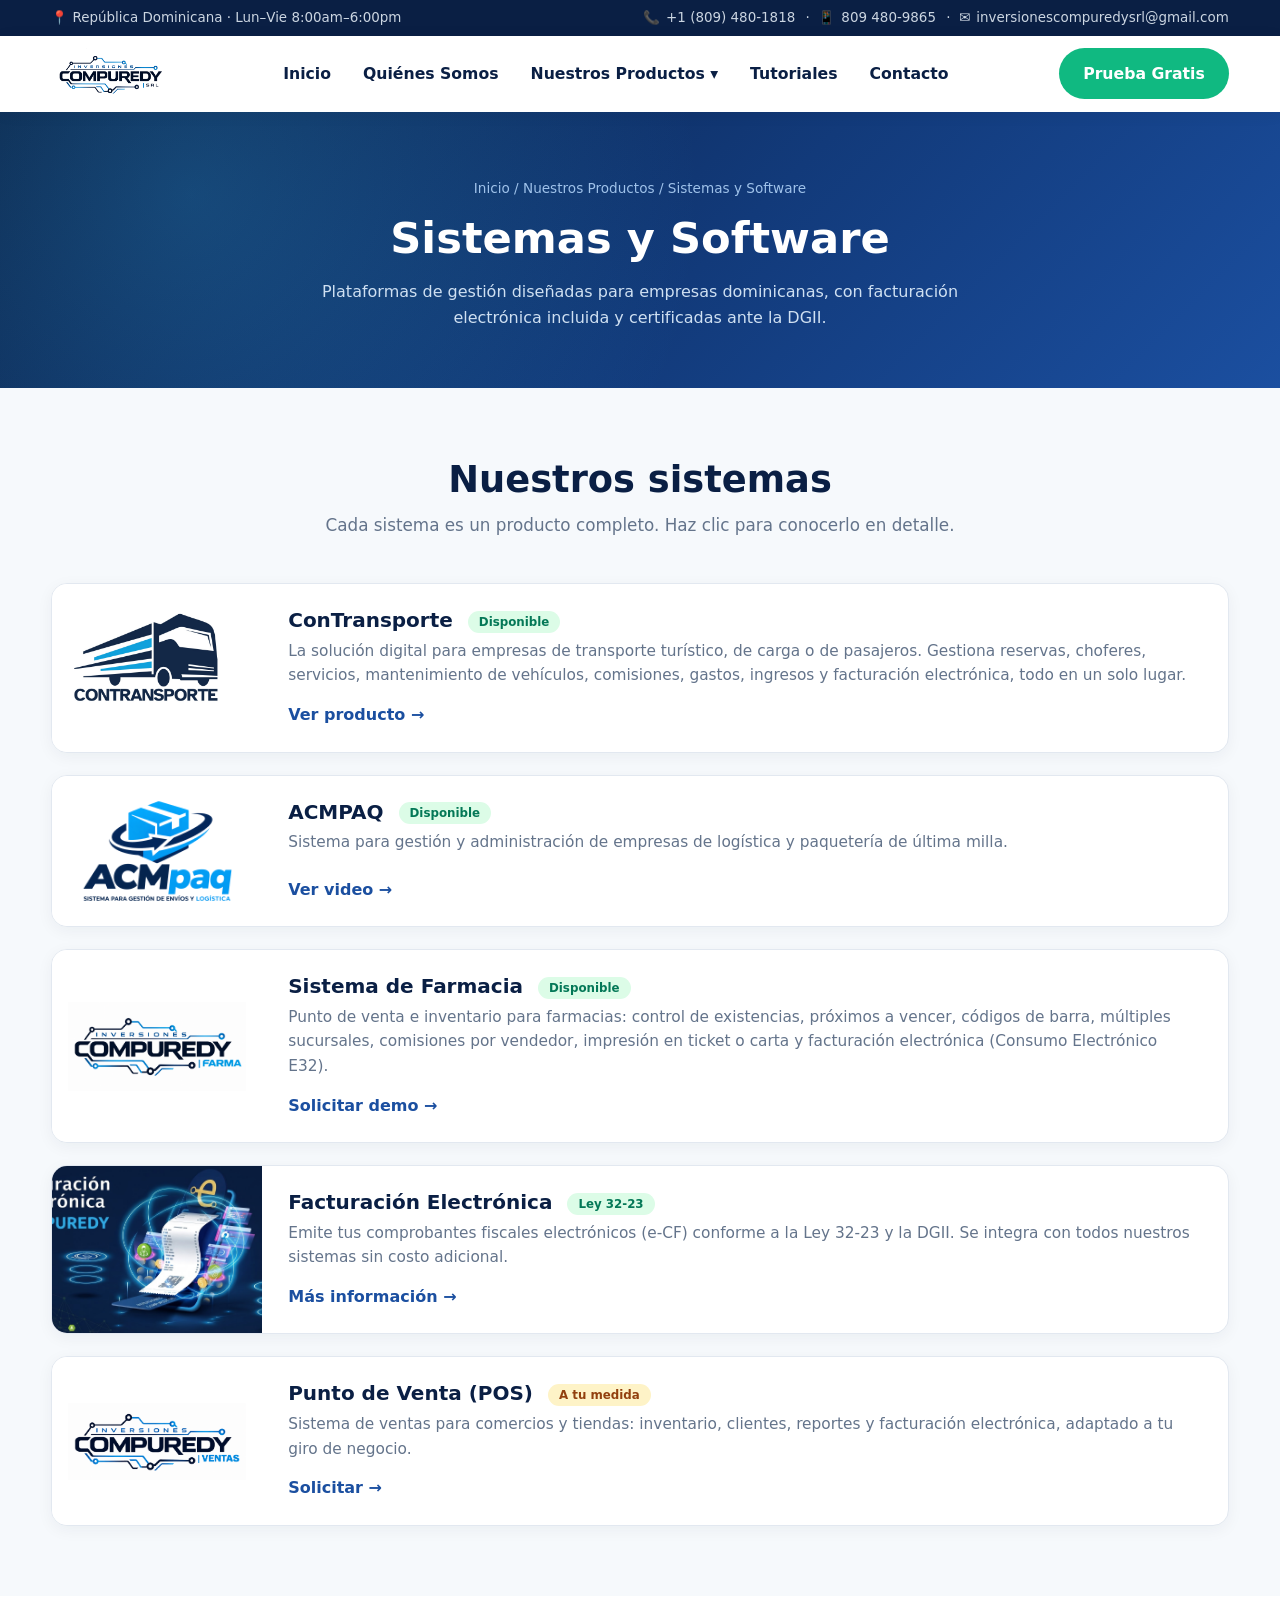
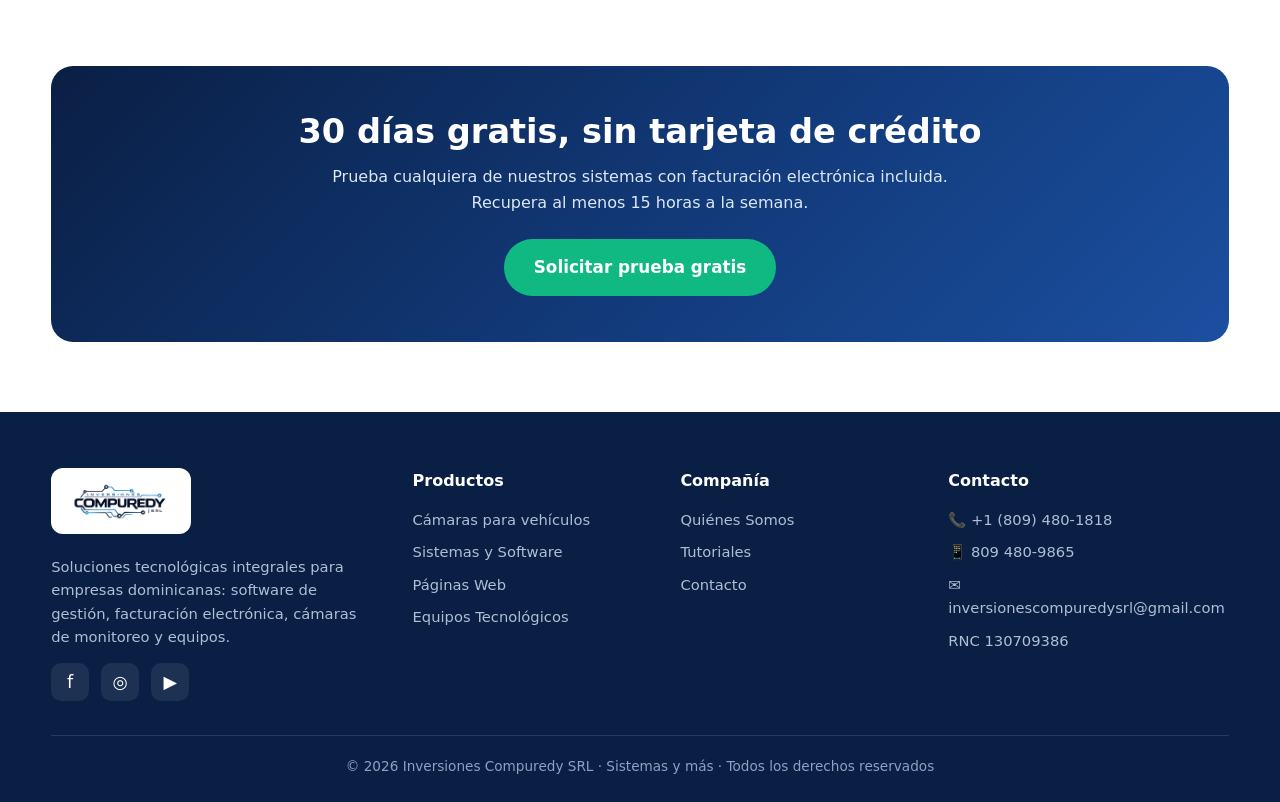
<file: sistemas.html>
<!DOCTYPE html>
<html lang="es">
<head>
<meta charset="UTF-8">
<meta name="viewport" content="width=device-width,initial-scale=1">
<title>Sistemas y Software | Compuredy</title>
<meta name="description" content="Plataformas de gestión con facturación electrónica incluida: ConTransporte, farmacia, punto de venta y más.">
<style>
:root{
  --navy:#0a1f44;--navy2:#123a7a;--blue:#1b4fa0;--sky:#38bdf8;--sky2:#5ec6f2;
  --green:#10b981;--green2:#059669;--ink:#0f172a;--muted:#64748b;--line:#e2e8f0;
  --bg:#f6f9fc;--white:#fff;--radius:16px;--shadow:0 10px 30px rgba(10,31,68,.12);
  --grad:linear-gradient(135deg,#0a1f44 0%,#123a7a 55%,#1b4fa0 100%);
}
*{box-sizing:border-box;margin:0;padding:0}
html{scroll-behavior:smooth}
body{font-family:'Segoe UI',system-ui,-apple-system,Arial,sans-serif;color:var(--ink);background:var(--bg);line-height:1.6}
img{max-width:100%;display:block}
a{text-decoration:none;color:inherit}
.container{width:min(1180px,92%);margin:0 auto}
section{padding:70px 0}
h1,h2,h3{line-height:1.2;color:var(--navy)}
h2.sec-title{font-size:clamp(1.6rem,3vw,2.3rem);text-align:center;margin-bottom:10px}
.sec-sub{text-align:center;color:var(--muted);max-width:680px;margin:0 auto 44px;font-size:1.05rem}
.btn{display:inline-flex;align-items:center;gap:8px;border:none;cursor:pointer;font-weight:700;font-size:.98rem;padding:13px 24px;border-radius:999px;transition:.2s;font-family:inherit}
.btn-green{background:var(--green);color:#fff}
.btn-green:hover{background:var(--green2);transform:translateY(-2px)}
.btn-ghost{background:transparent;color:#fff;border:2px solid rgba(255,255,255,.6)}
.btn-ghost:hover{background:rgba(255,255,255,.12)}
.btn-blue{background:var(--blue);color:#fff}
.btn-blue:hover{background:var(--navy2);transform:translateY(-2px)}
.btn-lg{padding:15px 30px;font-size:1.05rem}
/* topbar */
.topbar{background:var(--navy);color:#cbd5e1;font-size:.84rem}
.topbar .container{display:flex;flex-wrap:wrap;gap:6px 22px;justify-content:space-between;align-items:center;padding:7px 0}
.topbar span{display:inline-flex;align-items:center;gap:6px}
.topbar a{color:#cbd5e1}
.topbar a:hover{color:#fff}
/* header */
.header{position:sticky;top:0;z-index:50;background:rgba(255,255,255,.96);backdrop-filter:blur(8px);box-shadow:0 2px 14px rgba(10,31,68,.07)}
.nav{display:flex;align-items:center;justify-content:space-between;padding:12px 0;gap:16px}
.nav .logo img{height:52px;width:auto}
.menu{display:flex;align-items:center;gap:4px;list-style:none}
.menu>li>a{display:block;padding:10px 14px;font-weight:600;color:var(--navy);border-radius:10px;font-size:.98rem}
.menu>li>a:hover,.menu>li>a.active{background:#eef4fb;color:var(--blue)}
.has-sub{position:relative}
.submenu{position:absolute;top:100%;left:0;min-width:260px;background:#fff;border:1px solid var(--line);border-radius:14px;box-shadow:var(--shadow);padding:8px;list-style:none;opacity:0;visibility:hidden;transform:translateY(8px);transition:.18s}
.has-sub:hover .submenu,.has-sub:focus-within .submenu{opacity:1;visibility:visible;transform:translateY(4px)}
.submenu a{display:flex;gap:10px;align-items:center;padding:11px 13px;border-radius:9px;font-weight:600;color:var(--ink);font-size:.94rem}
.submenu a:hover{background:#eef4fb;color:var(--blue)}
.submenu .ic{font-size:1.1rem}
.nav-cta{display:flex;align-items:center;gap:10px}
.burger{display:none;background:none;border:none;cursor:pointer;font-size:1.6rem;color:var(--navy)}
/* hero */
.hero{background:var(--grad);color:#fff;position:relative;overflow:hidden}
.hero::after{content:"";position:absolute;inset:0;background:radial-gradient(circle at 80% 20%,rgba(56,189,248,.25),transparent 45%);pointer-events:none}
.hero .container{display:grid;grid-template-columns:1.05fr .95fr;gap:48px;align-items:center;padding:72px 0;position:relative;z-index:1}
.hero .tag{display:inline-block;background:rgba(255,255,255,.14);border:1px solid rgba(255,255,255,.25);padding:7px 15px;border-radius:999px;font-size:.82rem;font-weight:600;margin-bottom:18px}
.hero h1{color:#fff;font-size:clamp(2rem,4.3vw,3.3rem);margin-bottom:18px}
.hero h1 .hl{color:var(--sky2)}
.hero p.lead{font-size:1.12rem;color:#dbe7f5;margin-bottom:28px;max-width:560px}
.hero .cta-row{display:flex;flex-wrap:wrap;gap:14px;margin-bottom:26px}
.hero .ticks{display:flex;flex-wrap:wrap;gap:18px;font-size:.9rem;color:#cfe0f2}
.hero .ticks span{display:inline-flex;align-items:center;gap:7px}
.hero-media{border-radius:18px;overflow:hidden;box-shadow:0 20px 50px rgba(0,0,0,.35);border:1px solid rgba(255,255,255,.12);background:#000}
.hero-media video{width:100%;display:block}
/* chips row */
.brandbar{background:var(--white);border-bottom:1px solid var(--line)}
.brandbar .container{display:flex;flex-wrap:wrap;gap:14px 30px;justify-content:center;align-items:center;padding:22px 0;color:var(--muted);font-weight:600;font-size:.95rem}
.brandbar b{color:var(--navy)}
/* product cards grid */
.grid{display:grid;gap:26px}
.grid-3{grid-template-columns:repeat(3,1fr)}
.grid-2{grid-template-columns:repeat(2,1fr)}
.grid-4{grid-template-columns:repeat(4,1fr)}
.card{background:#fff;border:1px solid var(--line);border-radius:var(--radius);padding:28px;box-shadow:0 4px 16px rgba(10,31,68,.05);transition:.22s;display:flex;flex-direction:column}
.card:hover{transform:translateY(-6px);box-shadow:var(--shadow);border-color:#c9ddf3}
.card .ic-box{width:58px;height:58px;border-radius:14px;display:grid;place-items:center;font-size:1.7rem;background:linear-gradient(135deg,#e8f3ff,#d4e8ff);margin-bottom:16px}
.card h3{font-size:1.2rem;margin-bottom:9px}
.card p{color:var(--muted);font-size:.96rem;margin-bottom:16px;flex:1}
.card .lnk{font-weight:700;color:var(--blue);display:inline-flex;align-items:center;gap:6px}
.card .lnk:hover{gap:11px}
/* feature list */
.feat{display:flex;gap:14px;align-items:flex-start;margin-bottom:16px}
.feat .fi{flex:0 0 auto;width:42px;height:42px;border-radius:11px;display:grid;place-items:center;background:#eef4fb;color:var(--blue);font-size:1.2rem}
.feat h4{color:var(--navy);font-size:1.05rem;margin-bottom:3px}
.feat p{color:var(--muted);font-size:.93rem}
/* split */
.split{display:grid;grid-template-columns:1fr 1fr;gap:44px;align-items:center}
.split.rev .txt{order:2}
.media-card{border-radius:18px;overflow:hidden;box-shadow:var(--shadow);border:1px solid var(--line);background:#000}
.media-card video{width:100%;display:block}
.pill{display:inline-block;background:#eef4fb;color:var(--blue);font-weight:700;font-size:.8rem;padding:6px 14px;border-radius:999px;margin-bottom:14px;letter-spacing:.5px}
.page-head{background:var(--grad);color:#fff;padding:66px 0 58px;text-align:center;position:relative;overflow:hidden}
.page-head::after{content:"";position:absolute;inset:0;background:radial-gradient(circle at 15% 30%,rgba(56,189,248,.22),transparent 46%);pointer-events:none}
.page-head h1{color:#fff;font-size:clamp(1.8rem,3.6vw,2.7rem);position:relative;z-index:1}
.page-head p{color:#cfe0f2;max-width:680px;margin:14px auto 0;position:relative;z-index:1}
.breadcrumb{font-size:.85rem;color:#9fc2ea;margin-bottom:14px;position:relative;z-index:1}
.breadcrumb a{color:#9fc2ea}
/* stats */
.stats{display:grid;grid-template-columns:repeat(4,1fr);gap:22px;text-align:center}
.stat{background:#fff;border:1px solid var(--line);border-radius:14px;padding:26px 14px;box-shadow:0 4px 16px rgba(10,31,68,.05)}
.stat .n{font-size:2rem;font-weight:800;color:var(--blue)}
.stat .l{color:var(--muted);font-size:.9rem;margin-top:4px}
/* cta band */
.cta-band{background:var(--grad);color:#fff;border-radius:22px;padding:46px;text-align:center;position:relative;overflow:hidden}
.cta-band h2{color:#fff;font-size:clamp(1.5rem,3vw,2.1rem);margin-bottom:12px}
.cta-band p{color:#dbe7f5;max-width:620px;margin:0 auto 24px}
.cta-row-c{display:flex;gap:14px;justify-content:center;flex-wrap:wrap}
.bg-soft{background:#fff}
/* system list cards */
.sys{display:flex;gap:20px;background:#fff;border:1px solid var(--line);border-radius:var(--radius);overflow:hidden;box-shadow:0 4px 16px rgba(10,31,68,.05);transition:.2s}
.sys:hover{box-shadow:var(--shadow);transform:translateY(-4px)}
.sys .thumb{flex:0 0 210px;background:var(--grad);display:grid;place-items:center;color:#fff;font-size:2.6rem}
.sys .body{padding:24px 26px 24px 6px;display:flex;flex-direction:column}
.sys .body h3{font-size:1.25rem;margin-bottom:6px}
.sys .body p{color:var(--muted);font-size:.96rem;margin-bottom:14px;flex:1}
.badge{display:inline-block;background:#dcfce7;color:#047857;font-weight:700;font-size:.74rem;padding:4px 11px;border-radius:999px;margin-left:8px;vertical-align:middle}
.badge.soon{background:#fef3c7;color:#92400e}
/* yt */
.yt-grid{display:grid;grid-template-columns:repeat(2,1fr);gap:26px}
.yt-card{background:#fff;border:1px solid var(--line);border-radius:var(--radius);overflow:hidden;box-shadow:0 4px 16px rgba(10,31,68,.05)}
.yt-card video{width:100%;display:block;background:#000}
.yt-card .cap{padding:16px 20px}
.yt-card .cap h3{font-size:1.08rem;margin-bottom:4px}
.yt-card .cap p{color:var(--muted);font-size:.9rem}
/* contact */
.cform{display:grid;grid-template-columns:1fr 1fr;gap:14px}
.cform .full{grid-column:1/-1}
.cform input,.cform textarea,.cform select{width:100%;padding:13px 15px;border:1px solid var(--line);border-radius:11px;font-family:inherit;font-size:.96rem;background:#fff}
.cform textarea{min-height:130px;resize:vertical}
.info-item{display:flex;gap:14px;align-items:flex-start;margin-bottom:20px}
.info-item .ii{width:46px;height:46px;border-radius:12px;background:#eef4fb;color:var(--blue);display:grid;place-items:center;font-size:1.3rem;flex:0 0 auto}
.info-item b{color:var(--navy)}
.info-item span{color:var(--muted);font-size:.95rem}
/* footer */
.footer{background:var(--navy);color:#aebfd4;padding:56px 0 24px;font-size:.92rem}
.footer .cols{display:grid;grid-template-columns:1.4fr 1fr 1fr 1.2fr;gap:34px;margin-bottom:34px}
.footer img{height:42px;margin-bottom:14px}
.footer .foot-logo{display:inline-block;background:#fff;padding:10px 16px;border-radius:12px;margin-bottom:14px}
.footer .foot-logo img{height:46px;margin:0;display:block}
.footer h4{color:#fff;font-size:1rem;margin-bottom:14px}
.footer ul{list-style:none}
.footer li{margin-bottom:9px}
.footer a:hover{color:#fff}
.footer .soc{display:flex;gap:12px;margin-top:14px}
.footer .soc a{width:38px;height:38px;border-radius:10px;background:rgba(255,255,255,.08);display:grid;place-items:center;font-size:1.1rem;color:#fff}
.footer .soc a:hover{background:var(--blue)}
.footer .bottom{border-top:1px solid rgba(255,255,255,.12);padding-top:20px;text-align:center;font-size:.85rem;color:#8ba3c2}
/* responsive */
@media(max-width:900px){
  .hero .container,.split{grid-template-columns:1fr}
  .split.rev .txt{order:0}
  .grid-3,.grid-4,.yt-grid,.cform,.stats{grid-template-columns:1fr 1fr}
  .footer .cols{grid-template-columns:1fr 1fr}
  .menu{position:fixed;top:0;right:-100%;height:100vh;width:270px;background:#fff;flex-direction:column;align-items:stretch;padding:80px 18px 20px;box-shadow:-10px 0 30px rgba(0,0,0,.15);transition:.25s;overflow-y:auto}
  .menu.open{right:0}
  .submenu{position:static;opacity:1;visibility:visible;transform:none;box-shadow:none;border:none;padding:4px 0 4px 12px;min-width:auto}
  .burger{display:block}
}
@media(max-width:560px){
  .grid-3,.grid-4,.yt-grid,.cform,.stats,.grid-2{grid-template-columns:1fr}
  .footer .cols{grid-template-columns:1fr}
  .sys{flex-direction:column}
  .sys .thumb{flex:0 0 150px}
  section{padding:50px 0}
  .cta-band{padding:34px 22px}
}

</style>
<link rel="icon" href="/src/img/logo.svg">
<style>
.sys .thumb.logo{background:#fff;padding:16px}
.sys .thumb.logo img{max-width:100%;max-height:130px;object-fit:contain}
.sys .thumb.ill{padding:0;overflow:hidden}
.sys .thumb.ill img{width:100%;height:100%;object-fit:cover}
</style>
</head>
<body>
<div class="topbar"><div class="container">
  <span>📍 República Dominicana · Lun–Vie 8:00am–6:00pm</span>
  <span>📞 <a href="tel:+18094801818">+1 (809) 480-1818</a> &nbsp;·&nbsp; 📱 <a href="https://wa.me/18094809865">809 480-9865</a> &nbsp;·&nbsp; ✉️ <a href="mailto:inversionescompuredysrl@gmail.com">inversionescompuredysrl@gmail.com</a></span>
</div></div>
<header class="header"><div class="container"><nav class="nav">
  <a href="index.html" class="logo"><img src="/src/img/logo-original.png" alt="Inversiones Compuredy SRL"></a>
  <ul class="menu">
    <li><a href="index.html">Inicio</a></li>
    <li><a href="quienes-somos.html">Quiénes Somos</a></li>
    <li class="has-sub"><a href="#">Nuestros Productos ▾</a>
      <ul class="submenu">
        <li><a href="camaras.html"><span class="ic">📹</span> Cámaras para Vehículos</a></li>
        <li><a href="sistemas.html"><span class="ic">💻</span> Sistemas y Software</a></li>
        <li><a href="paginas-web.html"><span class="ic">🌐</span> Páginas Web y Perfiles</a></li>
        <li><a href="equipos.html"><span class="ic">🖨️</span> Equipos Tecnológicos</a></li>
      </ul>
    </li>
    <li><a href="tutoriales.html">Tutoriales</a></li>
    <li><a href="contacto.html">Contacto</a></li>
  </ul>
  <div class="nav-cta">
    <a href="contacto.html" class="btn btn-green">Prueba Gratis</a>
    <button class="burger" aria-label="Menú">☰</button>
  </div>
</nav></div></header>
<section class="page-head"><div class="container">
  <div class="breadcrumb"><a href="index.html">Inicio</a> / Nuestros Productos / Sistemas y Software</div>
  <h1>Sistemas y Software</h1>
  <p>Plataformas de gestión diseñadas para empresas dominicanas, con facturación electrónica incluida y certificadas ante la DGII.</p>
</div></section>

<section><div class="container">
  <h2 class="sec-title">Nuestros sistemas</h2>
  <p class="sec-sub">Cada sistema es un producto completo. Haz clic para conocerlo en detalle.</p>
  <div class="grid" style="gap:22px">
    <a href="contransporte.html" class="sys">
      <div class="thumb logo"><img src="/src/img/sys-contransporte.jpg" alt="ConTransporte"></div>
      <div class="body">
        <h3>ConTransporte <span class="badge">Disponible</span></h3>
        <p>La solución digital para empresas de transporte turístico, de carga o de pasajeros. Gestiona reservas, choferes, servicios, mantenimiento de vehículos, comisiones, gastos, ingresos y facturación electrónica, todo en un solo lugar.</p>
        <span class="lnk" style="color:var(--blue);font-weight:700">Ver producto →</span>
      </div>
    </a>
    <div class="sys">
      <div class="thumb logo"><img src="/src/img/sys-acmpaq.png" alt="ACMpaq"></div>
      <div class="body">
        <h3>ACMPAQ <span class="badge">Disponible</span></h3>
        <p>Sistema para gestión y administración de empresas de logística y paquetería de última milla.</p>
        <a href="tutoriales.html" class="lnk" style="color:var(--blue);font-weight:700">Ver video →</a>
      </div>
    </div>
    <div class="sys">
      <div class="thumb logo"><img src="/src/img/sys-farma.png" alt="Compuredy Farma"></div>
      <div class="body">
        <h3>Sistema de Farmacia <span class="badge">Disponible</span></h3>
        <p>Punto de venta e inventario para farmacias: control de existencias, próximos a vencer, códigos de barra, múltiples sucursales, comisiones por vendedor, impresión en ticket o carta y facturación electrónica (Consumo Electrónico E32).</p>
        <a href="contacto.html" class="lnk" style="color:var(--blue);font-weight:700">Solicitar demo →</a>
      </div>
    </div>
    <div class="sys">
      <div class="thumb ill"><img src="/src/img/sys-factura.jpg" alt="Facturación Electrónica Compuredy"></div>
      <div class="body">
        <h3>Facturación Electrónica <span class="badge">Ley 32-23</span></h3>
        <p>Emite tus comprobantes fiscales electrónicos (e-CF) conforme a la Ley 32-23 y la DGII. Se integra con todos nuestros sistemas sin costo adicional.</p>
        <a href="contacto.html" class="lnk" style="color:var(--blue);font-weight:700">Más información →</a>
      </div>
    </div>
    <div class="sys">
      <div class="thumb logo"><img src="/src/img/sys-ventas.png" alt="Compuredy Ventas"></div>
      <div class="body">
        <h3>Punto de Venta (POS) <span class="badge soon">A tu medida</span></h3>
        <p>Sistema de ventas para comercios y tiendas: inventario, clientes, reportes y facturación electrónica, adaptado a tu giro de negocio.</p>
        <a href="contacto.html" class="lnk" style="color:var(--blue);font-weight:700">Solicitar →</a>
      </div>
    </div>
  </div>
</div></section>

<section class="bg-soft"><div class="container"><div class="cta-band">
  <h2>30 días gratis, sin tarjeta de crédito</h2>
  <p>Prueba cualquiera de nuestros sistemas con facturación electrónica incluida. Recupera al menos 15 horas a la semana.</p>
  <div class="cta-row-c"><a href="contacto.html" class="btn btn-green btn-lg">Solicitar prueba gratis</a></div>
</div></div></section>
<footer class="footer"><div class="container">
  <div class="cols">
    <div>
      <span class="foot-logo"><img src="/src/img/logo-compuredy.png" alt="Inversiones Compuredy SRL"></span>
      <p>Soluciones tecnológicas integrales para empresas dominicanas: software de gestión, facturación electrónica, cámaras de monitoreo y equipos.</p>
      <div class="soc">
        <a href="https://www.facebook.com/compuredy" target="_blank" rel="noopener" title="Facebook">f</a>
        <a href="https://www.instagram.com/compuredy" target="_blank" rel="noopener" title="Instagram">◎</a>
        <a href="https://www.youtube.com/@InversionesCompuredysrl" target="_blank" rel="noopener" title="YouTube">▶</a>
      </div>
    </div>
    <div><h4>Productos</h4><ul>
      <li><a href="camaras.html">Cámaras para vehículos</a></li>
      <li><a href="sistemas.html">Sistemas y Software</a></li>
      <li><a href="paginas-web.html">Páginas Web</a></li>
      <li><a href="equipos.html">Equipos Tecnológicos</a></li>
    </ul></div>
    <div><h4>Compañía</h4><ul>
      <li><a href="quienes-somos.html">Quiénes Somos</a></li>
      <li><a href="tutoriales.html">Tutoriales</a></li>
      <li><a href="contacto.html">Contacto</a></li>
    </ul></div>
    <div><h4>Contacto</h4><ul>
      <li>📞 +1 (809) 480-1818</li>
      <li>📱 809 480-9865</li>
      <li>✉️ inversionescompuredysrl@gmail.com</li>
      <li>RNC 130709386</li>
    </ul></div>
  </div>
  <div class="bottom">© <span id="year"></span> Inversiones Compuredy SRL · Sistemas y más · Todos los derechos reservados</div>
</div></footer>
<script>
// Compuredy - navegación móvil y año dinámico
(function(){
  // marcar enlace activo según la página actual
  var path=location.pathname.split('/').pop()||'index.html';
  document.querySelectorAll('.menu>li>a').forEach(function(a){
    var href=a.getAttribute('href');
    if(href===path) a.classList.add('active');
  });
  var burger=document.querySelector('.burger');
  var menu=document.querySelector('.menu');
  if(burger&&menu){
    burger.addEventListener('click',function(){menu.classList.toggle('open');});
    menu.querySelectorAll('a').forEach(function(a){
      a.addEventListener('click',function(){ if(window.innerWidth<=900 && !a.closest('.has-sub')) menu.classList.remove('open'); });
    });
  }
  var y=document.getElementById('year'); if(y) y.textContent=new Date().getFullYear();
  // formulario de contacto -> abrir correo
  var f=document.getElementById('contactForm');
  if(f){
    f.addEventListener('submit',function(e){
      e.preventDefault();
      var n=encodeURIComponent(f.nombre.value||'');
      var em=encodeURIComponent(f.email.value||'');
      var tel=encodeURIComponent(f.telefono.value||'');
      var ser=encodeURIComponent(f.servicio.value||'');
      var m=encodeURIComponent(f.mensaje.value||'');
      var body='Nombre: '+n+'%0D%0ACorreo: '+em+'%0D%0ATeléfono: '+tel+'%0D%0AInterés: '+ser+'%0D%0A%0D%0A'+m;
      window.location.href='mailto:inversionescompuredysrl@gmail.com?subject=Solicitud%20desde%20la%20web%20-%20'+ser+'&body='+body;
    });
  }
})();

</script>
</body>
</html>
</file>
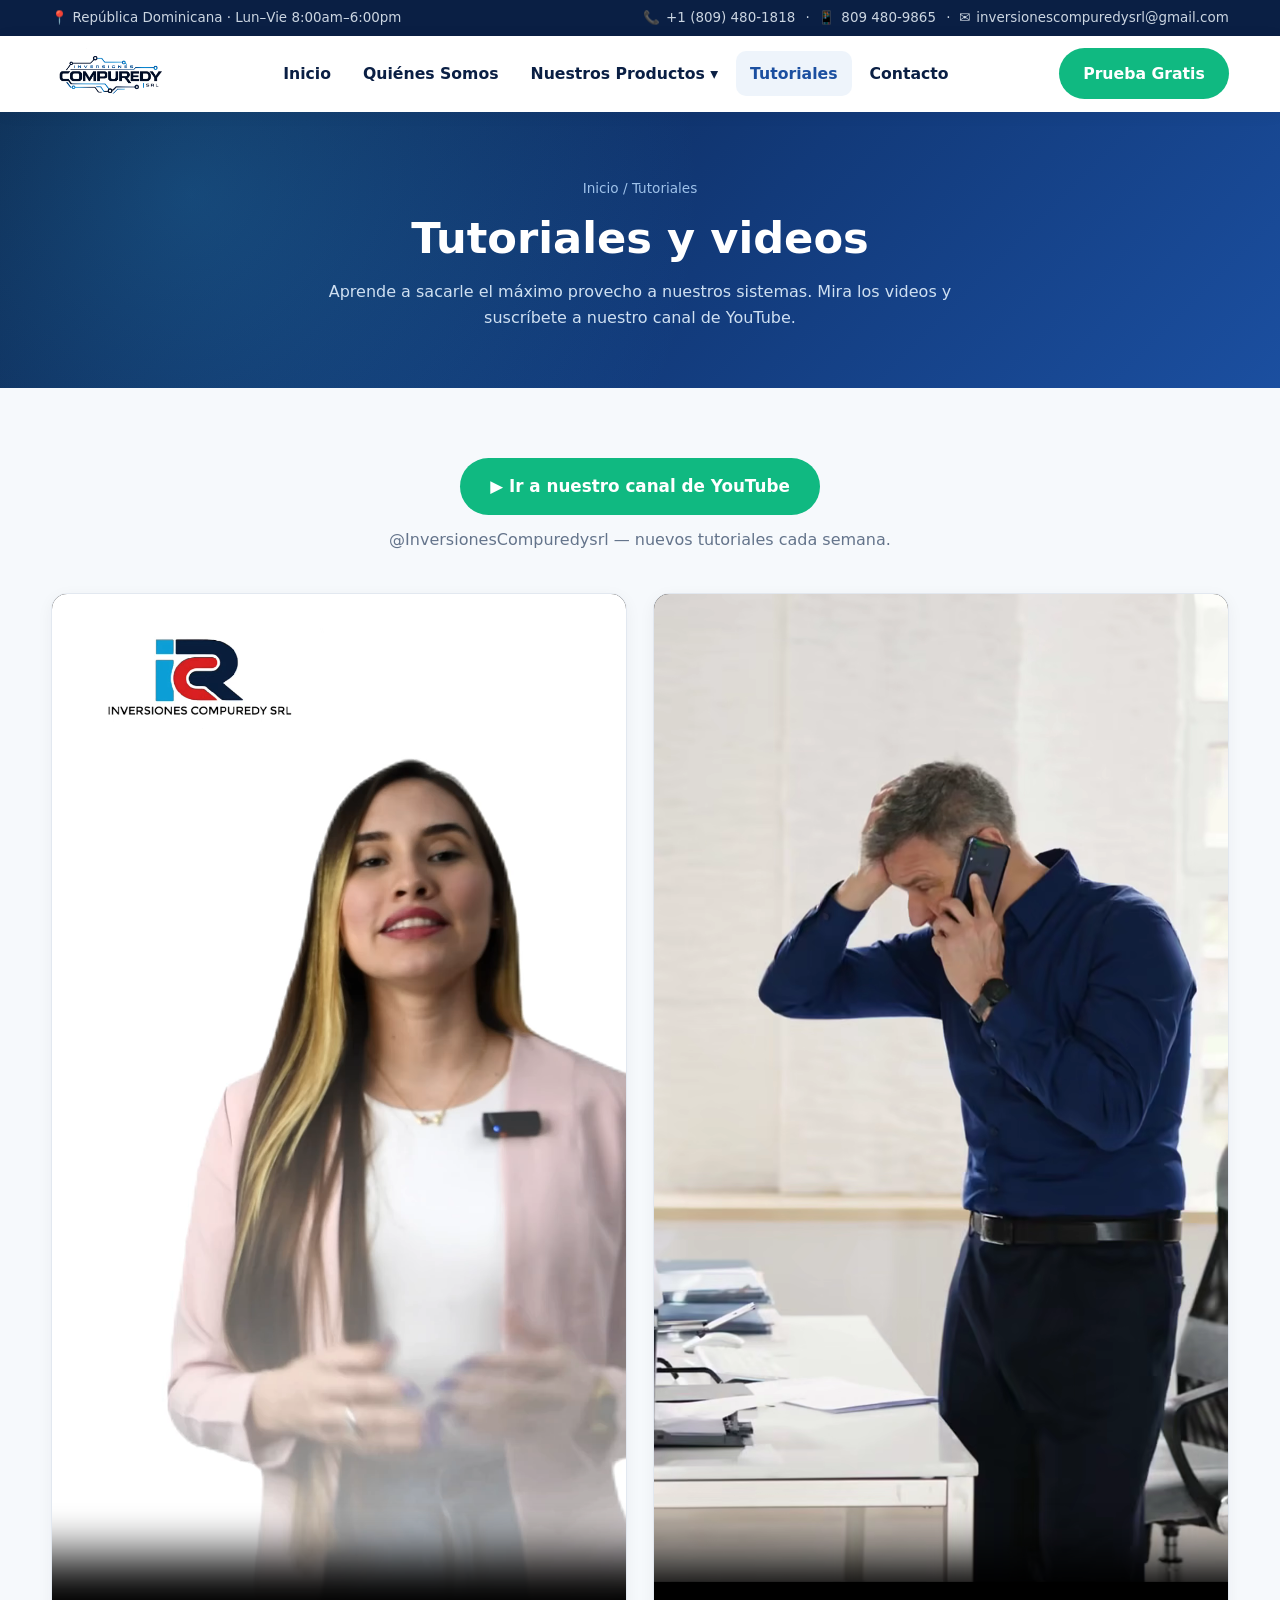
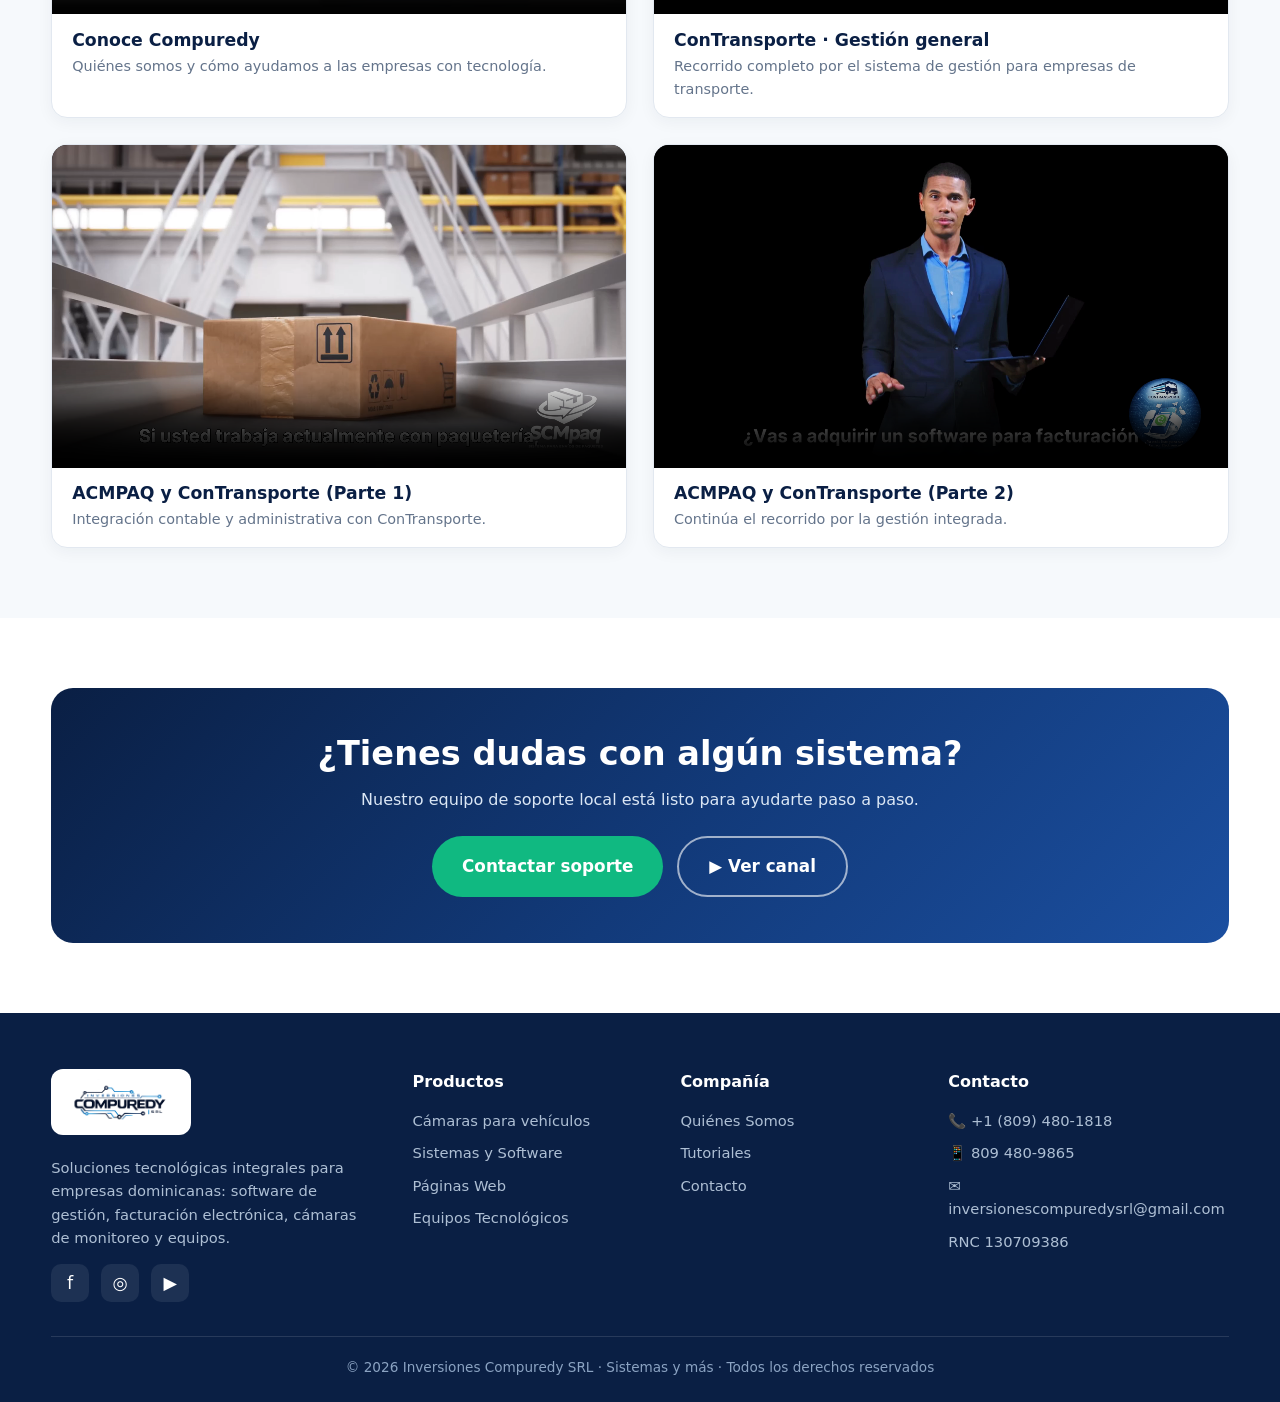
<file: tutoriales.html>
<!DOCTYPE html>
<html lang="es">
<head>
<meta charset="UTF-8">
<meta name="viewport" content="width=device-width,initial-scale=1">
<title>Tutoriales y videos | Compuredy</title>
<meta name="description" content="Aprende a usar nuestros sistemas. Mira los videos y suscríbete a nuestro canal de YouTube.">
<style>
:root{
  --navy:#0a1f44;--navy2:#123a7a;--blue:#1b4fa0;--sky:#38bdf8;--sky2:#5ec6f2;
  --green:#10b981;--green2:#059669;--ink:#0f172a;--muted:#64748b;--line:#e2e8f0;
  --bg:#f6f9fc;--white:#fff;--radius:16px;--shadow:0 10px 30px rgba(10,31,68,.12);
  --grad:linear-gradient(135deg,#0a1f44 0%,#123a7a 55%,#1b4fa0 100%);
}
*{box-sizing:border-box;margin:0;padding:0}
html{scroll-behavior:smooth}
body{font-family:'Segoe UI',system-ui,-apple-system,Arial,sans-serif;color:var(--ink);background:var(--bg);line-height:1.6}
img{max-width:100%;display:block}
a{text-decoration:none;color:inherit}
.container{width:min(1180px,92%);margin:0 auto}
section{padding:70px 0}
h1,h2,h3{line-height:1.2;color:var(--navy)}
h2.sec-title{font-size:clamp(1.6rem,3vw,2.3rem);text-align:center;margin-bottom:10px}
.sec-sub{text-align:center;color:var(--muted);max-width:680px;margin:0 auto 44px;font-size:1.05rem}
.btn{display:inline-flex;align-items:center;gap:8px;border:none;cursor:pointer;font-weight:700;font-size:.98rem;padding:13px 24px;border-radius:999px;transition:.2s;font-family:inherit}
.btn-green{background:var(--green);color:#fff}
.btn-green:hover{background:var(--green2);transform:translateY(-2px)}
.btn-ghost{background:transparent;color:#fff;border:2px solid rgba(255,255,255,.6)}
.btn-ghost:hover{background:rgba(255,255,255,.12)}
.btn-blue{background:var(--blue);color:#fff}
.btn-blue:hover{background:var(--navy2);transform:translateY(-2px)}
.btn-lg{padding:15px 30px;font-size:1.05rem}
/* topbar */
.topbar{background:var(--navy);color:#cbd5e1;font-size:.84rem}
.topbar .container{display:flex;flex-wrap:wrap;gap:6px 22px;justify-content:space-between;align-items:center;padding:7px 0}
.topbar span{display:inline-flex;align-items:center;gap:6px}
.topbar a{color:#cbd5e1}
.topbar a:hover{color:#fff}
/* header */
.header{position:sticky;top:0;z-index:50;background:rgba(255,255,255,.96);backdrop-filter:blur(8px);box-shadow:0 2px 14px rgba(10,31,68,.07)}
.nav{display:flex;align-items:center;justify-content:space-between;padding:12px 0;gap:16px}
.nav .logo img{height:52px;width:auto}
.menu{display:flex;align-items:center;gap:4px;list-style:none}
.menu>li>a{display:block;padding:10px 14px;font-weight:600;color:var(--navy);border-radius:10px;font-size:.98rem}
.menu>li>a:hover,.menu>li>a.active{background:#eef4fb;color:var(--blue)}
.has-sub{position:relative}
.submenu{position:absolute;top:100%;left:0;min-width:260px;background:#fff;border:1px solid var(--line);border-radius:14px;box-shadow:var(--shadow);padding:8px;list-style:none;opacity:0;visibility:hidden;transform:translateY(8px);transition:.18s}
.has-sub:hover .submenu,.has-sub:focus-within .submenu{opacity:1;visibility:visible;transform:translateY(4px)}
.submenu a{display:flex;gap:10px;align-items:center;padding:11px 13px;border-radius:9px;font-weight:600;color:var(--ink);font-size:.94rem}
.submenu a:hover{background:#eef4fb;color:var(--blue)}
.submenu .ic{font-size:1.1rem}
.nav-cta{display:flex;align-items:center;gap:10px}
.burger{display:none;background:none;border:none;cursor:pointer;font-size:1.6rem;color:var(--navy)}
/* hero */
.hero{background:var(--grad);color:#fff;position:relative;overflow:hidden}
.hero::after{content:"";position:absolute;inset:0;background:radial-gradient(circle at 80% 20%,rgba(56,189,248,.25),transparent 45%);pointer-events:none}
.hero .container{display:grid;grid-template-columns:1.05fr .95fr;gap:48px;align-items:center;padding:72px 0;position:relative;z-index:1}
.hero .tag{display:inline-block;background:rgba(255,255,255,.14);border:1px solid rgba(255,255,255,.25);padding:7px 15px;border-radius:999px;font-size:.82rem;font-weight:600;margin-bottom:18px}
.hero h1{color:#fff;font-size:clamp(2rem,4.3vw,3.3rem);margin-bottom:18px}
.hero h1 .hl{color:var(--sky2)}
.hero p.lead{font-size:1.12rem;color:#dbe7f5;margin-bottom:28px;max-width:560px}
.hero .cta-row{display:flex;flex-wrap:wrap;gap:14px;margin-bottom:26px}
.hero .ticks{display:flex;flex-wrap:wrap;gap:18px;font-size:.9rem;color:#cfe0f2}
.hero .ticks span{display:inline-flex;align-items:center;gap:7px}
.hero-media{border-radius:18px;overflow:hidden;box-shadow:0 20px 50px rgba(0,0,0,.35);border:1px solid rgba(255,255,255,.12);background:#000}
.hero-media video{width:100%;display:block}
/* chips row */
.brandbar{background:var(--white);border-bottom:1px solid var(--line)}
.brandbar .container{display:flex;flex-wrap:wrap;gap:14px 30px;justify-content:center;align-items:center;padding:22px 0;color:var(--muted);font-weight:600;font-size:.95rem}
.brandbar b{color:var(--navy)}
/* product cards grid */
.grid{display:grid;gap:26px}
.grid-3{grid-template-columns:repeat(3,1fr)}
.grid-2{grid-template-columns:repeat(2,1fr)}
.grid-4{grid-template-columns:repeat(4,1fr)}
.card{background:#fff;border:1px solid var(--line);border-radius:var(--radius);padding:28px;box-shadow:0 4px 16px rgba(10,31,68,.05);transition:.22s;display:flex;flex-direction:column}
.card:hover{transform:translateY(-6px);box-shadow:var(--shadow);border-color:#c9ddf3}
.card .ic-box{width:58px;height:58px;border-radius:14px;display:grid;place-items:center;font-size:1.7rem;background:linear-gradient(135deg,#e8f3ff,#d4e8ff);margin-bottom:16px}
.card h3{font-size:1.2rem;margin-bottom:9px}
.card p{color:var(--muted);font-size:.96rem;margin-bottom:16px;flex:1}
.card .lnk{font-weight:700;color:var(--blue);display:inline-flex;align-items:center;gap:6px}
.card .lnk:hover{gap:11px}
/* feature list */
.feat{display:flex;gap:14px;align-items:flex-start;margin-bottom:16px}
.feat .fi{flex:0 0 auto;width:42px;height:42px;border-radius:11px;display:grid;place-items:center;background:#eef4fb;color:var(--blue);font-size:1.2rem}
.feat h4{color:var(--navy);font-size:1.05rem;margin-bottom:3px}
.feat p{color:var(--muted);font-size:.93rem}
/* split */
.split{display:grid;grid-template-columns:1fr 1fr;gap:44px;align-items:center}
.split.rev .txt{order:2}
.media-card{border-radius:18px;overflow:hidden;box-shadow:var(--shadow);border:1px solid var(--line);background:#000}
.media-card video{width:100%;display:block}
.pill{display:inline-block;background:#eef4fb;color:var(--blue);font-weight:700;font-size:.8rem;padding:6px 14px;border-radius:999px;margin-bottom:14px;letter-spacing:.5px}
.page-head{background:var(--grad);color:#fff;padding:66px 0 58px;text-align:center;position:relative;overflow:hidden}
.page-head::after{content:"";position:absolute;inset:0;background:radial-gradient(circle at 15% 30%,rgba(56,189,248,.22),transparent 46%);pointer-events:none}
.page-head h1{color:#fff;font-size:clamp(1.8rem,3.6vw,2.7rem);position:relative;z-index:1}
.page-head p{color:#cfe0f2;max-width:680px;margin:14px auto 0;position:relative;z-index:1}
.breadcrumb{font-size:.85rem;color:#9fc2ea;margin-bottom:14px;position:relative;z-index:1}
.breadcrumb a{color:#9fc2ea}
/* stats */
.stats{display:grid;grid-template-columns:repeat(4,1fr);gap:22px;text-align:center}
.stat{background:#fff;border:1px solid var(--line);border-radius:14px;padding:26px 14px;box-shadow:0 4px 16px rgba(10,31,68,.05)}
.stat .n{font-size:2rem;font-weight:800;color:var(--blue)}
.stat .l{color:var(--muted);font-size:.9rem;margin-top:4px}
/* cta band */
.cta-band{background:var(--grad);color:#fff;border-radius:22px;padding:46px;text-align:center;position:relative;overflow:hidden}
.cta-band h2{color:#fff;font-size:clamp(1.5rem,3vw,2.1rem);margin-bottom:12px}
.cta-band p{color:#dbe7f5;max-width:620px;margin:0 auto 24px}
.cta-row-c{display:flex;gap:14px;justify-content:center;flex-wrap:wrap}
.bg-soft{background:#fff}
/* system list cards */
.sys{display:flex;gap:20px;background:#fff;border:1px solid var(--line);border-radius:var(--radius);overflow:hidden;box-shadow:0 4px 16px rgba(10,31,68,.05);transition:.2s}
.sys:hover{box-shadow:var(--shadow);transform:translateY(-4px)}
.sys .thumb{flex:0 0 210px;background:var(--grad);display:grid;place-items:center;color:#fff;font-size:2.6rem}
.sys .body{padding:24px 26px 24px 6px;display:flex;flex-direction:column}
.sys .body h3{font-size:1.25rem;margin-bottom:6px}
.sys .body p{color:var(--muted);font-size:.96rem;margin-bottom:14px;flex:1}
.badge{display:inline-block;background:#dcfce7;color:#047857;font-weight:700;font-size:.74rem;padding:4px 11px;border-radius:999px;margin-left:8px;vertical-align:middle}
.badge.soon{background:#fef3c7;color:#92400e}
/* yt */
.yt-grid{display:grid;grid-template-columns:repeat(2,1fr);gap:26px}
.yt-card{background:#fff;border:1px solid var(--line);border-radius:var(--radius);overflow:hidden;box-shadow:0 4px 16px rgba(10,31,68,.05)}
.yt-card video{width:100%;display:block;background:#000}
.yt-card .cap{padding:16px 20px}
.yt-card .cap h3{font-size:1.08rem;margin-bottom:4px}
.yt-card .cap p{color:var(--muted);font-size:.9rem}
/* contact */
.cform{display:grid;grid-template-columns:1fr 1fr;gap:14px}
.cform .full{grid-column:1/-1}
.cform input,.cform textarea,.cform select{width:100%;padding:13px 15px;border:1px solid var(--line);border-radius:11px;font-family:inherit;font-size:.96rem;background:#fff}
.cform textarea{min-height:130px;resize:vertical}
.info-item{display:flex;gap:14px;align-items:flex-start;margin-bottom:20px}
.info-item .ii{width:46px;height:46px;border-radius:12px;background:#eef4fb;color:var(--blue);display:grid;place-items:center;font-size:1.3rem;flex:0 0 auto}
.info-item b{color:var(--navy)}
.info-item span{color:var(--muted);font-size:.95rem}
/* footer */
.footer{background:var(--navy);color:#aebfd4;padding:56px 0 24px;font-size:.92rem}
.footer .cols{display:grid;grid-template-columns:1.4fr 1fr 1fr 1.2fr;gap:34px;margin-bottom:34px}
.footer img{height:42px;margin-bottom:14px}
.footer .foot-logo{display:inline-block;background:#fff;padding:10px 16px;border-radius:12px;margin-bottom:14px}
.footer .foot-logo img{height:46px;margin:0;display:block}
.footer h4{color:#fff;font-size:1rem;margin-bottom:14px}
.footer ul{list-style:none}
.footer li{margin-bottom:9px}
.footer a:hover{color:#fff}
.footer .soc{display:flex;gap:12px;margin-top:14px}
.footer .soc a{width:38px;height:38px;border-radius:10px;background:rgba(255,255,255,.08);display:grid;place-items:center;font-size:1.1rem;color:#fff}
.footer .soc a:hover{background:var(--blue)}
.footer .bottom{border-top:1px solid rgba(255,255,255,.12);padding-top:20px;text-align:center;font-size:.85rem;color:#8ba3c2}
/* responsive */
@media(max-width:900px){
  .hero .container,.split{grid-template-columns:1fr}
  .split.rev .txt{order:0}
  .grid-3,.grid-4,.yt-grid,.cform,.stats{grid-template-columns:1fr 1fr}
  .footer .cols{grid-template-columns:1fr 1fr}
  .menu{position:fixed;top:0;right:-100%;height:100vh;width:270px;background:#fff;flex-direction:column;align-items:stretch;padding:80px 18px 20px;box-shadow:-10px 0 30px rgba(0,0,0,.15);transition:.25s;overflow-y:auto}
  .menu.open{right:0}
  .submenu{position:static;opacity:1;visibility:visible;transform:none;box-shadow:none;border:none;padding:4px 0 4px 12px;min-width:auto}
  .burger{display:block}
}
@media(max-width:560px){
  .grid-3,.grid-4,.yt-grid,.cform,.stats,.grid-2{grid-template-columns:1fr}
  .footer .cols{grid-template-columns:1fr}
  .sys{flex-direction:column}
  .sys .thumb{flex:0 0 150px}
  section{padding:50px 0}
  .cta-band{padding:34px 22px}
}

</style>
<link rel="icon" href="/src/img/logo.svg">
</head>
<body>
<div class="topbar"><div class="container">
  <span>📍 República Dominicana · Lun–Vie 8:00am–6:00pm</span>
  <span>📞 <a href="tel:+18094801818">+1 (809) 480-1818</a> &nbsp;·&nbsp; 📱 <a href="https://wa.me/18094809865">809 480-9865</a> &nbsp;·&nbsp; ✉️ <a href="mailto:inversionescompuredysrl@gmail.com">inversionescompuredysrl@gmail.com</a></span>
</div></div>
<header class="header"><div class="container"><nav class="nav">
  <a href="index.html" class="logo"><img src="/src/img/logo-original.png" alt="Inversiones Compuredy SRL"></a>
  <ul class="menu">
    <li><a href="index.html">Inicio</a></li>
    <li><a href="quienes-somos.html">Quiénes Somos</a></li>
    <li class="has-sub"><a href="#">Nuestros Productos ▾</a>
      <ul class="submenu">
        <li><a href="camaras.html"><span class="ic">📹</span> Cámaras para Vehículos</a></li>
        <li><a href="sistemas.html"><span class="ic">💻</span> Sistemas y Software</a></li>
        <li><a href="paginas-web.html"><span class="ic">🌐</span> Páginas Web y Perfiles</a></li>
        <li><a href="equipos.html"><span class="ic">🖨️</span> Equipos Tecnológicos</a></li>
      </ul>
    </li>
    <li><a href="tutoriales.html">Tutoriales</a></li>
    <li><a href="contacto.html">Contacto</a></li>
  </ul>
  <div class="nav-cta">
    <a href="contacto.html" class="btn btn-green">Prueba Gratis</a>
    <button class="burger" aria-label="Menú">☰</button>
  </div>
</nav></div></header>
<section class="page-head"><div class="container">
  <div class="breadcrumb"><a href="index.html">Inicio</a> / Tutoriales</div>
  <h1>Tutoriales y videos</h1>
  <p>Aprende a sacarle el máximo provecho a nuestros sistemas. Mira los videos y suscríbete a nuestro canal de YouTube.</p>
</div></section>

<section><div class="container">
  <div style="text-align:center;margin-bottom:40px">
    <a href="https://www.youtube.com/@InversionesCompuredysrl" target="_blank" rel="noopener" class="btn btn-green btn-lg">▶ Ir a nuestro canal de YouTube</a>
    <p style="color:var(--muted);margin-top:12px">@InversionesCompuredysrl — nuevos tutoriales cada semana.</p>
  </div>
  <div class="yt-grid">
    <div class="yt-card"><video src="/src/videos/promo-compuredy.mp4" controls playsinline preload="metadata"></video><div class="cap"><h3>Conoce Compuredy</h3><p>Quiénes somos y cómo ayudamos a las empresas con tecnología.</p></div></div>
    <div class="yt-card"><video src="/src/videos/contransporte-gestion.mp4" controls playsinline preload="metadata"></video><div class="cap"><h3>ConTransporte · Gestión general</h3><p>Recorrido completo por el sistema de gestión para empresas de transporte.</p></div></div>
    <div class="yt-card"><video src="/src/videos/acmpaq-1.mp4" controls playsinline preload="metadata"></video><div class="cap"><h3>ACMPAQ y ConTransporte (Parte 1)</h3><p>Integración contable y administrativa con ConTransporte.</p></div></div>
    <div class="yt-card"><video src="/src/videos/acmpaq-2.mp4" controls playsinline preload="metadata"></video><div class="cap"><h3>ACMPAQ y ConTransporte (Parte 2)</h3><p>Continúa el recorrido por la gestión integrada.</p></div></div>
  </div>
</div></section>

<section class="bg-soft"><div class="container"><div class="cta-band">
  <h2>¿Tienes dudas con algún sistema?</h2>
  <p>Nuestro equipo de soporte local está listo para ayudarte paso a paso.</p>
  <div class="cta-row-c"><a href="contacto.html" class="btn btn-green btn-lg">Contactar soporte</a><a href="https://www.youtube.com/@InversionesCompuredysrl" target="_blank" rel="noopener" class="btn btn-ghost btn-lg">▶ Ver canal</a></div>
</div></div></section>
<footer class="footer"><div class="container">
  <div class="cols">
    <div>
      <span class="foot-logo"><img src="/src/img/logo-compuredy.png" alt="Inversiones Compuredy SRL"></span>
      <p>Soluciones tecnológicas integrales para empresas dominicanas: software de gestión, facturación electrónica, cámaras de monitoreo y equipos.</p>
      <div class="soc">
        <a href="https://www.facebook.com/compuredy" target="_blank" rel="noopener" title="Facebook">f</a>
        <a href="https://www.instagram.com/compuredy" target="_blank" rel="noopener" title="Instagram">◎</a>
        <a href="https://www.youtube.com/@InversionesCompuredysrl" target="_blank" rel="noopener" title="YouTube">▶</a>
      </div>
    </div>
    <div><h4>Productos</h4><ul>
      <li><a href="camaras.html">Cámaras para vehículos</a></li>
      <li><a href="sistemas.html">Sistemas y Software</a></li>
      <li><a href="paginas-web.html">Páginas Web</a></li>
      <li><a href="equipos.html">Equipos Tecnológicos</a></li>
    </ul></div>
    <div><h4>Compañía</h4><ul>
      <li><a href="quienes-somos.html">Quiénes Somos</a></li>
      <li><a href="tutoriales.html">Tutoriales</a></li>
      <li><a href="contacto.html">Contacto</a></li>
    </ul></div>
    <div><h4>Contacto</h4><ul>
      <li>📞 +1 (809) 480-1818</li>
      <li>📱 809 480-9865</li>
      <li>✉️ inversionescompuredysrl@gmail.com</li>
      <li>RNC 130709386</li>
    </ul></div>
  </div>
  <div class="bottom">© <span id="year"></span> Inversiones Compuredy SRL · Sistemas y más · Todos los derechos reservados</div>
</div></footer>
<script>
// Compuredy - navegación móvil y año dinámico
(function(){
  // marcar enlace activo según la página actual
  var path=location.pathname.split('/').pop()||'index.html';
  document.querySelectorAll('.menu>li>a').forEach(function(a){
    var href=a.getAttribute('href');
    if(href===path) a.classList.add('active');
  });
  var burger=document.querySelector('.burger');
  var menu=document.querySelector('.menu');
  if(burger&&menu){
    burger.addEventListener('click',function(){menu.classList.toggle('open');});
    menu.querySelectorAll('a').forEach(function(a){
      a.addEventListener('click',function(){ if(window.innerWidth<=900 && !a.closest('.has-sub')) menu.classList.remove('open'); });
    });
  }
  var y=document.getElementById('year'); if(y) y.textContent=new Date().getFullYear();
  // formulario de contacto -> abrir correo
  var f=document.getElementById('contactForm');
  if(f){
    f.addEventListener('submit',function(e){
      e.preventDefault();
      var n=encodeURIComponent(f.nombre.value||'');
      var em=encodeURIComponent(f.email.value||'');
      var tel=encodeURIComponent(f.telefono.value||'');
      var ser=encodeURIComponent(f.servicio.value||'');
      var m=encodeURIComponent(f.mensaje.value||'');
      var body='Nombre: '+n+'%0D%0ACorreo: '+em+'%0D%0ATeléfono: '+tel+'%0D%0AInterés: '+ser+'%0D%0A%0D%0A'+m;
      window.location.href='mailto:inversionescompuredysrl@gmail.com?subject=Solicitud%20desde%20la%20web%20-%20'+ser+'&body='+body;
    });
  }
})();

</script>
</body>
</html>
</file>
